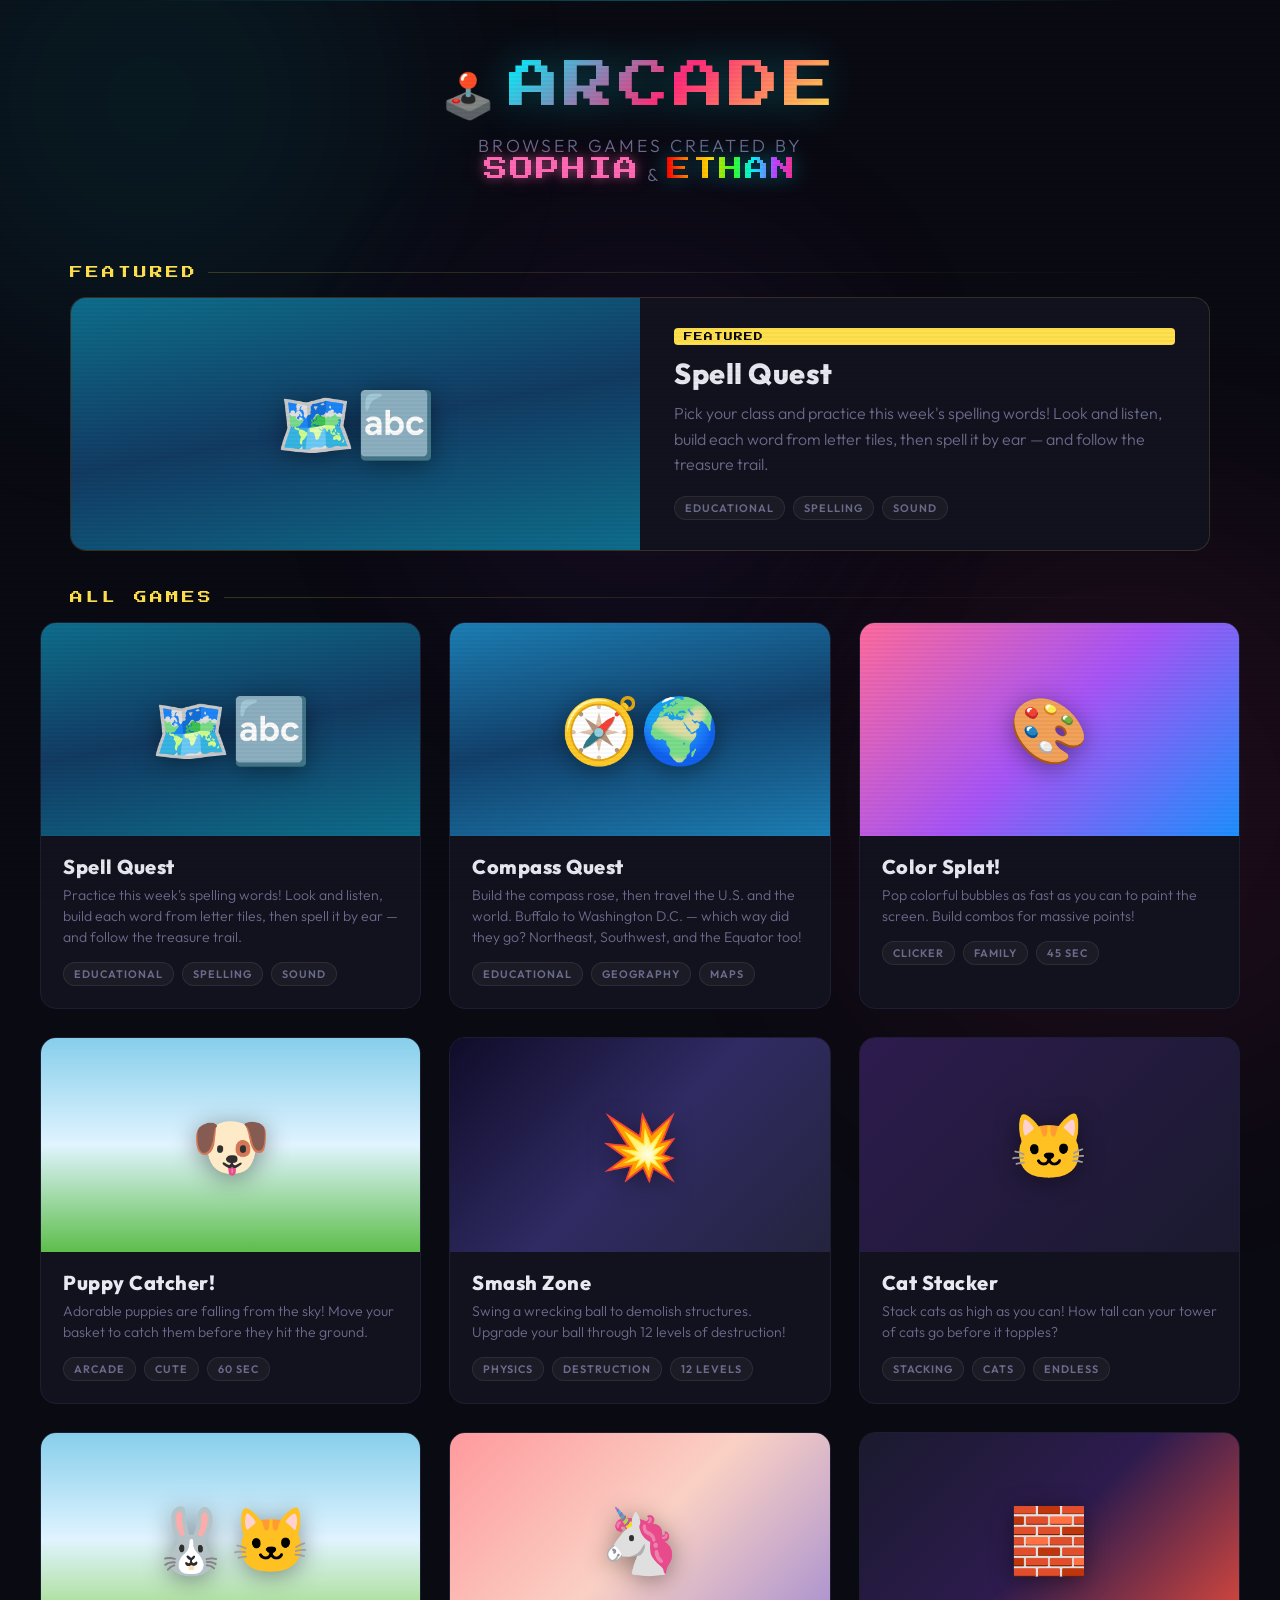
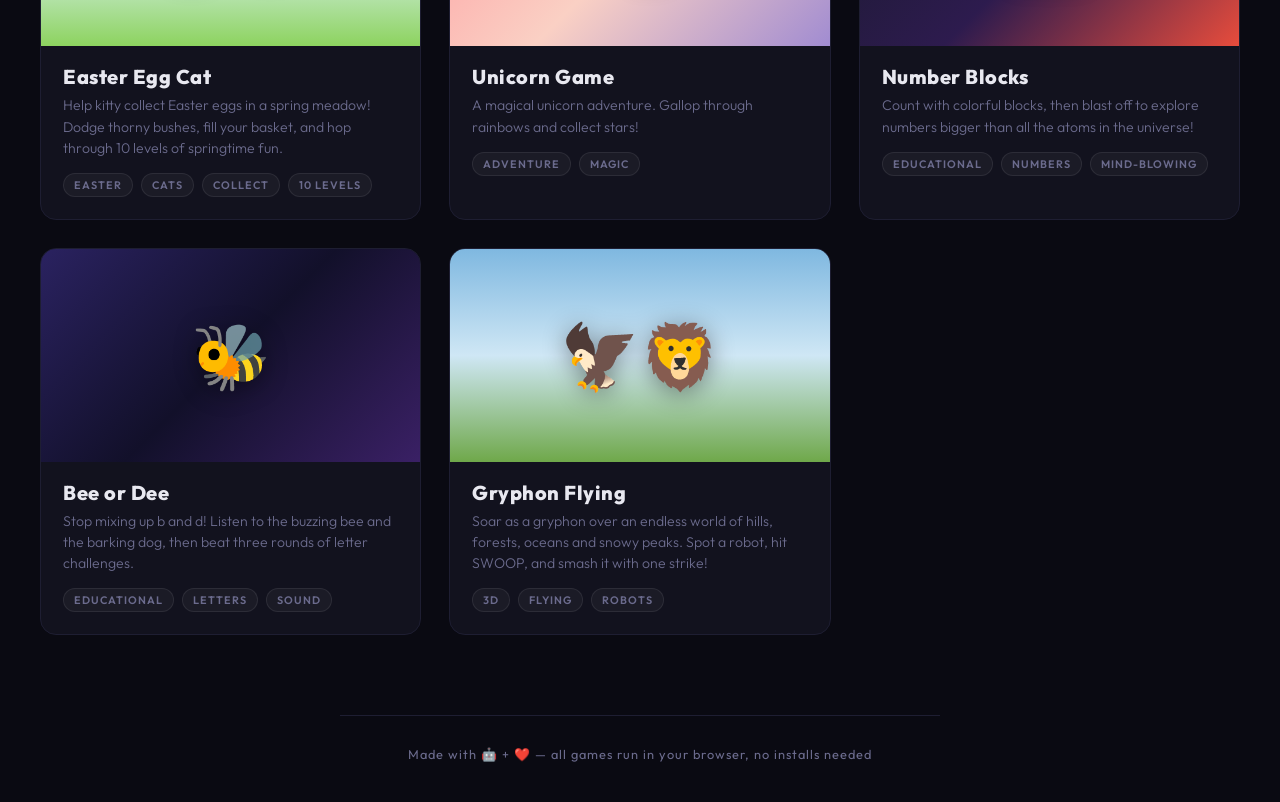
<file: index.html>
<!DOCTYPE html>
<html lang="en">
<head>
<meta charset="UTF-8">
<meta name="viewport" content="width=device-width, initial-scale=1.0">
<title>Arcade</title>
<link rel="icon" href="data:image/svg+xml,%3Csvg xmlns=%27http://www.w3.org/2000/svg%27 viewBox=%270 0 100 100%27%3E%3Ctext y=%27.9em%27 font-size=%2790%27%3E%F0%9F%95%B9%EF%B8%8F%3C/text%3E%3C/svg%3E">
<style>
  @import url('https://fonts.googleapis.com/css2?family=Press+Start+2P&family=Outfit:wght@300;400;600;800&display=swap');

  :root {
    --neon-pink: #FF2D78;
    --neon-cyan: #00F0FF;
    --neon-yellow: #FFE14D;
    --neon-green: #39FF14;
    --neon-purple: #BF40FF;
    --dark-bg: #0A0A12;
    --card-bg: #12121E;
    --card-border: #1E1E32;
    --text-dim: #6B6B8D;
  }

  * { margin: 0; padding: 0; box-sizing: border-box; }

  body {
    background: var(--dark-bg);
    color: #E8E8F0;
    font-family: 'Outfit', sans-serif;
    min-height: 100vh;
    overflow-x: hidden;
  }

  /* ── SCANLINE OVERLAY ── */
  body::after {
    content: '';
    position: fixed; inset: 0;
    background: repeating-linear-gradient(
      0deg,
      transparent,
      transparent 2px,
      rgba(0,0,0,0.03) 2px,
      rgba(0,0,0,0.03) 4px
    );
    pointer-events: none;
    z-index: 9999;
  }

  /* ── HEADER ── */
  .header {
    text-align: center;
    padding: 60px 20px 40px;
    position: relative;
  }
  .header::before {
    content: '';
    position: absolute;
    top: 0; left: 50%;
    transform: translateX(-50%);
    width: 80%;
    height: 1px;
    background: linear-gradient(90deg, transparent, var(--neon-cyan), transparent);
    opacity: 0.3;
  }

  .logo {
    font-family: 'Press Start 2P', monospace;
    font-size: clamp(1.8rem, 5vw, 3.2rem);
    letter-spacing: 4px;
    margin-bottom: 12px;
    position: relative;
    display: inline-block;
  }
  .logo .arcade-text {
    background: linear-gradient(135deg, var(--neon-cyan), var(--neon-pink), var(--neon-yellow));
    -webkit-background-clip: text; -webkit-text-fill-color: transparent;
    background-clip: text;
    filter: drop-shadow(0 0 20px rgba(0,240,255,0.3));
    animation: glowPulse 3s ease-in-out infinite;
  }
  @keyframes glowPulse {
    0%, 100% { filter: drop-shadow(0 0 20px rgba(0,240,255,0.3)); }
    50% { filter: drop-shadow(0 0 35px rgba(0,240,255,0.5)); }
  }
  .logo-icon {
    font-size: 0.85em;
    margin-right: 10px;
    animation: joystickWiggle 2s ease-in-out infinite;
  }
  @keyframes joystickWiggle {
    0%, 100% { transform: rotate(-5deg); }
    50% { transform: rotate(5deg); }
  }

  .tagline {
    font-size: clamp(0.85rem, 2vw, 1.1rem);
    color: var(--text-dim);
    font-weight: 300;
    letter-spacing: 3px;
    text-transform: uppercase;
  }

  .name-sophia {
    font-family: 'Press Start 2P', monospace;
    font-size: clamp(1.1rem, 3vw, 1.5rem);
    color: #FF69B4;
    text-shadow: 0 0 10px rgba(255, 105, 180, 0.5), 0 0 20px rgba(255, 105, 180, 0.3);
    letter-spacing: 2px;
  }

  .name-ethan {
    font-family: 'Press Start 2P', monospace;
    font-size: clamp(1.1rem, 3vw, 1.5rem);
    background: linear-gradient(90deg, #FF0000, #FF8C00, #FFD700, #39FF14, #00F0FF, #BF40FF, #FF2D78);
    -webkit-background-clip: text;
    -webkit-text-fill-color: transparent;
    background-clip: text;
    filter: drop-shadow(0 0 10px rgba(0, 240, 255, 0.4));
    letter-spacing: 2px;
  }

  /* ── FEATURED SECTION ── */
  .featured-section {
    max-width: 1200px;
    margin: 40px auto 0;
    padding: 0 30px;
  }
  .section-label {
    font-family: 'Press Start 2P', monospace;
    font-size: clamp(0.65rem, 1.5vw, 0.8rem);
    color: var(--neon-yellow);
    letter-spacing: 3px;
    text-transform: uppercase;
    margin-bottom: 18px;
    display: flex;
    align-items: center;
    gap: 10px;
  }
  .section-label::after {
    content: '';
    flex: 1;
    height: 1px;
    background: linear-gradient(90deg, var(--neon-yellow), transparent);
    opacity: 0.2;
  }

  .featured-grid {
    display: grid;
    grid-template-columns: 1fr;
    gap: 28px;
  }

  .game-card.featured {
    display: grid;
    grid-template-columns: 1fr 1fr;
    border: 1px solid rgba(255, 225, 77, 0.15);
  }
  .game-card.featured .card-thumb {
    aspect-ratio: auto;
    min-height: 250px;
  }
  .game-card.featured .card-info {
    display: flex;
    flex-direction: column;
    justify-content: center;
    padding: 30px 34px;
  }
  .game-card.featured .card-title {
    font-size: 1.8rem;
    margin-bottom: 10px;
  }
  .game-card.featured .card-desc {
    font-size: 1rem;
    line-height: 1.6;
  }
  .game-card.featured .card-tags {
    margin-top: 18px;
  }
  .featured-badge {
    display: inline-block;
    font-family: 'Press Start 2P', monospace;
    font-size: 0.55rem;
    color: var(--dark-bg);
    background: var(--neon-yellow);
    padding: 4px 10px;
    border-radius: 4px;
    letter-spacing: 1px;
    margin-bottom: 10px;
  }
  .game-card.featured:hover {
    border-color: var(--neon-yellow);
    box-shadow:
      0 10px 50px rgba(255, 225, 77, 0.12),
      0 0 0 1px rgba(255, 225, 77, 0.15),
      inset 0 1px 0 rgba(255,255,255,0.04);
  }

  @media (max-width: 700px) {
    .game-card.featured {
      grid-template-columns: 1fr;
    }
    .game-card.featured .card-thumb {
      min-height: 180px;
      aspect-ratio: 16 / 9;
    }
    .game-card.featured .card-info {
      padding: 18px 22px 22px;
    }
    .game-card.featured .card-title {
      font-size: 1.3rem;
    }
    .featured-section { padding: 0 16px; }
  }

  /* ── ALL GAMES SECTION ── */
  .all-games-section {
    max-width: 1200px;
    margin: 40px auto 0;
    padding: 0 30px;
  }
  @media (max-width: 700px) {
    .all-games-section { padding: 0 16px; }
  }

  /* ── GAME GRID ── */
  .games-grid {
    display: grid;
    grid-template-columns: repeat(auto-fill, minmax(320px, 1fr));
    gap: 28px;
    max-width: 1200px;
    margin: 0 auto;
    padding: 0 0 80px;
  }

  /* ── GAME CARD ── */
  .game-card {
    background: var(--card-bg);
    border: 1px solid var(--card-border);
    border-radius: 16px;
    overflow: hidden;
    transition: transform 0.3s cubic-bezier(0.34, 1.56, 0.64, 1), box-shadow 0.3s, border-color 0.3s;
    cursor: pointer;
    text-decoration: none;
    color: inherit;
    display: block;
    position: relative;
  }
  .game-card:hover {
    transform: translateY(-6px) scale(1.02);
    border-color: var(--neon-cyan);
    box-shadow:
      0 10px 40px rgba(0, 240, 255, 0.12),
      0 0 0 1px rgba(0, 240, 255, 0.15),
      inset 0 1px 0 rgba(255,255,255,0.04);
  }
  .game-card:active {
    transform: translateY(-2px) scale(1.0);
  }

  /* Card glow accent — unique per card */
  .game-card::before {
    content: '';
    position: absolute;
    top: 0; left: 0; right: 0;
    height: 3px;
    background: var(--accent);
    opacity: 0;
    transition: opacity 0.3s;
  }
  .game-card:hover::before { opacity: 1; }

  /* ── SCREENSHOT AREA ── */
  .card-thumb {
    width: 100%;
    aspect-ratio: 16 / 9;
    overflow: hidden;
    position: relative;
    display: flex;
    align-items: center;
    justify-content: center;
    background: var(--thumb-bg, #161625);
  }
  .card-thumb img {
    width: 100%;
    height: 100%;
    object-fit: cover;
    transition: transform 0.5s;
  }
  .game-card:hover .card-thumb img {
    transform: scale(1.06);
  }

  /* Placeholder when no screenshot */
  .thumb-placeholder {
    font-size: 4rem;
    filter: drop-shadow(0 4px 12px rgba(0,0,0,0.4));
    animation: float 3s ease-in-out infinite;
  }
  @keyframes float {
    0%, 100% { transform: translateY(0); }
    50% { transform: translateY(-8px); }
  }

  /* Play overlay */
  .play-overlay {
    position: absolute; inset: 0;
    background: rgba(0,0,0,0.55);
    display: flex; align-items: center; justify-content: center;
    opacity: 0;
    transition: opacity 0.3s;
  }
  .game-card:hover .play-overlay { opacity: 1; }
  .play-btn-icon {
    width: 60px; height: 60px;
    border-radius: 50%;
    background: var(--accent, var(--neon-cyan));
    display: flex; align-items: center; justify-content: center;
    box-shadow: 0 0 30px rgba(0,240,255,0.4);
    transition: transform 0.2s;
  }
  .game-card:hover .play-btn-icon { transform: scale(1.1); }
  .play-btn-icon svg {
    width: 24px; height: 24px;
    fill: var(--dark-bg);
    margin-left: 3px;
  }

  /* ── CARD INFO ── */
  .card-info {
    padding: 18px 22px 22px;
  }
  .card-title {
    font-family: 'Outfit', sans-serif;
    font-weight: 800;
    font-size: 1.25rem;
    margin-bottom: 6px;
    letter-spacing: 0.5px;
  }
  .card-desc {
    font-size: 0.88rem;
    color: var(--text-dim);
    line-height: 1.5;
    font-weight: 300;
  }
  .card-tags {
    display: flex;
    gap: 8px;
    margin-top: 14px;
    flex-wrap: wrap;
  }
  .tag {
    font-size: 0.68rem;
    padding: 4px 10px;
    border-radius: 20px;
    background: rgba(255,255,255,0.04);
    border: 1px solid rgba(255,255,255,0.08);
    color: var(--text-dim);
    text-transform: uppercase;
    letter-spacing: 1px;
    font-weight: 600;
  }

  /* ── FOOTER ── */
  .footer {
    text-align: center;
    padding: 30px 20px 40px;
    color: var(--text-dim);
    font-size: 0.8rem;
    border-top: 1px solid var(--card-border);
    max-width: 600px;
    margin: 0 auto;
    letter-spacing: 1px;
  }
  .footer a {
    color: var(--neon-cyan);
    text-decoration: none;
  }

  /* ── AMBIENT GLOW BLOBS ── */
  .glow-blob {
    position: fixed;
    border-radius: 50%;
    filter: blur(120px);
    opacity: 0.07;
    pointer-events: none;
    z-index: -1;
  }

  /* ── RESPONSIVE ── */
  @media (max-width: 700px) {
    .games-grid { grid-template-columns: 1fr; padding: 0 16px 60px; }
    .header { padding: 40px 16px 30px; }
  }

</style>
</head>
<body>

<!-- Ambient glow -->
<div class="glow-blob" style="width:500px;height:500px;background:var(--neon-cyan);top:-150px;left:-100px;"></div>
<div class="glow-blob" style="width:600px;height:600px;background:var(--neon-pink);bottom:-200px;right:-150px;"></div>
<div class="glow-blob" style="width:400px;height:400px;background:var(--neon-purple);top:50%;left:50%;transform:translate(-50%,-50%);"></div>

<!-- HEADER -->
<header class="header">
  <div class="logo">
    <span class="logo-icon">🕹️</span><span class="arcade-text">ARCADE</span>
  </div>
  <p class="tagline">Browser games created by<br><span class="name-sophia">Sophia</span> & <span class="name-ethan">Ethan</span></p>

</header>

<!-- FEATURED GAMES -->
<section class="featured-section">
  <div class="section-label">Featured</div>
  <div class="featured-grid">

    <!-- ═══ FEATURED: Spell Quest ═══ -->
    <a href="./spell-quest/" class="game-card featured" style="--accent: #FFC23D; --thumb-bg: linear-gradient(170deg, #0E6E8C, #123B63, #0E6E8C);">
      <div class="card-thumb" style="background: linear-gradient(170deg, #0E6E8C, #123B63, #0E6E8C);">
        <div class="thumb-placeholder">🗺️🔤</div>
        <div class="play-overlay">
          <div class="play-btn-icon" style="background: #FFC23D;">
            <svg viewBox="0 0 24 24"><polygon points="8,5 19,12 8,19"/></svg>
          </div>
        </div>
      </div>
      <div class="card-info">
        <span class="featured-badge">FEATURED</span>
        <div class="card-title">Spell Quest</div>
        <div class="card-desc">Pick your class and practice this week's spelling words! Look and listen, build each word from letter tiles, then spell it by ear — and follow the treasure trail.</div>
        <div class="card-tags">
          <span class="tag">Educational</span>
          <span class="tag">Spelling</span>
          <span class="tag">Sound</span>
        </div>
      </div>
    </a>

  </div>
</section>

<!-- ALL GAMES -->
<section class="all-games-section">
  <div class="section-label">All Games</div>
</section>

<main class="games-grid" id="games-grid">

  <!-- ═══ GAME CARD: Spell Quest ═══ -->
  <a href="./spell-quest/" class="game-card" style="--accent: #FFC23D; --thumb-bg: linear-gradient(170deg, #0E6E8C, #123B63, #0E6E8C);">
    <div class="card-thumb" style="background: linear-gradient(170deg, #0E6E8C, #123B63, #0E6E8C);">
      <div class="thumb-placeholder">🗺️🔤</div>
      <div class="play-overlay">
        <div class="play-btn-icon" style="background: #FFC23D;">
          <svg viewBox="0 0 24 24"><polygon points="8,5 19,12 8,19"/></svg>
        </div>
      </div>
    </div>
    <div class="card-info">
      <div class="card-title">Spell Quest</div>
      <div class="card-desc">Practice this week's spelling words! Look and listen, build each word from letter tiles, then spell it by ear — and follow the treasure trail.</div>
      <div class="card-tags">
        <span class="tag">Educational</span>
        <span class="tag">Spelling</span>
        <span class="tag">Sound</span>
      </div>
    </div>
  </a>

  <!-- ═══ GAME CARD: Compass Quest ═══ -->
  <a href="./compass-quest/" class="game-card" style="--accent: #8D63F2; --thumb-bg: linear-gradient(170deg, #1C7FB5, #12406B, #1C7FB5);">
    <div class="card-thumb" style="background: linear-gradient(170deg, #1C7FB5, #12406B, #1C7FB5);">
      <div class="thumb-placeholder">🧭🌍</div>
      <div class="play-overlay">
        <div class="play-btn-icon" style="background: #8D63F2;">
          <svg viewBox="0 0 24 24"><polygon points="8,5 19,12 8,19"/></svg>
        </div>
      </div>
    </div>
    <div class="card-info">
      <div class="card-title">Compass Quest</div>
      <div class="card-desc">Build the compass rose, then travel the U.S. and the world. Buffalo to Washington D.C. — which way did they go? Northeast, Southwest, and the Equator too!</div>
      <div class="card-tags">
        <span class="tag">Educational</span>
        <span class="tag">Geography</span>
        <span class="tag">Maps</span>
      </div>
    </div>
  </a>

  <!-- ═══ GAME CARD: Color Splat ═══ -->
  <a href="./color-splat/" class="game-card" style="--accent: #A855F7; --thumb-bg: linear-gradient(135deg, #FF6B9D, #A855F7, #1E90FF);">
    <div class="card-thumb" style="background: linear-gradient(135deg, #FF6B9D, #A855F7, #1E90FF);">
      <div class="thumb-placeholder">🎨</div>
      <div class="play-overlay">
        <div class="play-btn-icon" style="background: #A855F7;">
          <svg viewBox="0 0 24 24"><polygon points="8,5 19,12 8,19"/></svg>
        </div>
      </div>
    </div>
    <div class="card-info">
      <div class="card-title">Color Splat!</div>
      <div class="card-desc">Pop colorful bubbles as fast as you can to paint the screen. Build combos for massive points!</div>
      <div class="card-tags">
        <span class="tag">Clicker</span>
        <span class="tag">Family</span>
        <span class="tag">45 sec</span>
      </div>
    </div>
  </a>

  <!-- ═══ GAME CARD: Puppy Catcher ═══ -->
  <a href="./puppy-catcher/" class="game-card" style="--accent: #FF8FAB; --thumb-bg: linear-gradient(180deg, #87CEEB, #E0F4FF, #5DBE4A);">
    <div class="card-thumb" style="background: linear-gradient(180deg, #87CEEB, #E0F4FF, #5DBE4A);">
      <div class="thumb-placeholder">🐶</div>
      <div class="play-overlay">
        <div class="play-btn-icon" style="background: #FF8FAB;">
          <svg viewBox="0 0 24 24"><polygon points="8,5 19,12 8,19"/></svg>
        </div>
      </div>
    </div>
    <div class="card-info">
      <div class="card-title">Puppy Catcher!</div>
      <div class="card-desc">Adorable puppies are falling from the sky! Move your basket to catch them before they hit the ground.</div>
      <div class="card-tags">
        <span class="tag">Arcade</span>
        <span class="tag">Cute</span>
        <span class="tag">60 sec</span>
      </div>
    </div>
  </a>

  <!-- ═══ GAME CARD: Smash Zone ═══ -->
  <a href="./smash-zone/" class="game-card" style="--accent: #FF4757; --thumb-bg: linear-gradient(135deg, #0f0c29, #302b63, #24243e);">
    <div class="card-thumb" style="background: linear-gradient(135deg, #0f0c29, #302b63, #24243e);">
      <div class="thumb-placeholder">💥</div>
      <div class="play-overlay">
        <div class="play-btn-icon" style="background: #FF4757;">
          <svg viewBox="0 0 24 24"><polygon points="8,5 19,12 8,19"/></svg>
        </div>
      </div>
    </div>
    <div class="card-info">
      <div class="card-title">Smash Zone</div>
      <div class="card-desc">Swing a wrecking ball to demolish structures. Upgrade your ball through 12 levels of destruction!</div>
      <div class="card-tags">
        <span class="tag">Physics</span>
        <span class="tag">Destruction</span>
        <span class="tag">12 Levels</span>
      </div>
    </div>
  </a>

  <!-- ═══ GAME CARD: Cat Stacker ═══ -->
  <a href="./cat-stacker/" class="game-card" style="--accent: #FFE14D; --thumb-bg: linear-gradient(135deg, #2d1b4e, #1a1a2e);">
    <div class="card-thumb" style="background: linear-gradient(135deg, #2d1b4e, #1a1a2e);">
      <div class="thumb-placeholder">🐱</div>
      <div class="play-overlay">
        <div class="play-btn-icon" style="background: #FFE14D;">
          <svg viewBox="0 0 24 24"><polygon points="8,5 19,12 8,19"/></svg>
        </div>
      </div>
    </div>
    <div class="card-info">
      <div class="card-title">Cat Stacker</div>
      <div class="card-desc">Stack cats as high as you can! How tall can your tower of cats go before it topples?</div>
      <div class="card-tags">
        <span class="tag">Stacking</span>
        <span class="tag">Cats</span>
        <span class="tag">Endless</span>
      </div>
    </div>
  </a>

  <!-- ═══ GAME CARD: Easter Egg Cat ═══ -->
  <a href="./easter-cat/" class="game-card" style="--accent: #FFB6C1; --thumb-bg: linear-gradient(180deg, #87CEEB, #E0F4FF, #8DD35F);">
    <div class="card-thumb" style="background: linear-gradient(180deg, #87CEEB, #E0F4FF, #8DD35F);">
      <div class="thumb-placeholder">&#x1F430;&#x1F431;</div>
      <div class="play-overlay">
        <div class="play-btn-icon" style="background: #FFB6C1;">
          <svg viewBox="0 0 24 24"><polygon points="8,5 19,12 8,19"/></svg>
        </div>
      </div>
    </div>
    <div class="card-info">
      <div class="card-title">Easter Egg Cat</div>
      <div class="card-desc">Help kitty collect Easter eggs in a spring meadow! Dodge thorny bushes, fill your basket, and hop through 10 levels of springtime fun.</div>
      <div class="card-tags">
        <span class="tag">Easter</span>
        <span class="tag">Cats</span>
        <span class="tag">Collect</span>
        <span class="tag">10 Levels</span>
      </div>
    </div>
  </a>

  <!-- ═══ GAME CARD: Unicorn Game ═══ -->
  <a href="./unicorn-game/" class="game-card" style="--accent: #BF40FF; --thumb-bg: linear-gradient(135deg, #ff9a9e, #fad0c4, #a18cd1);">
    <div class="card-thumb" style="background: linear-gradient(135deg, #ff9a9e, #fad0c4, #a18cd1);">
      <div class="thumb-placeholder">🦄</div>
      <div class="play-overlay">
        <div class="play-btn-icon" style="background: #BF40FF;">
          <svg viewBox="0 0 24 24"><polygon points="8,5 19,12 8,19"/></svg>
        </div>
      </div>
    </div>
    <div class="card-info">
      <div class="card-title">Unicorn Game</div>
      <div class="card-desc">A magical unicorn adventure. Gallop through rainbows and collect stars!</div>
      <div class="card-tags">
        <span class="tag">Adventure</span>
        <span class="tag">Magic</span>
      </div>
    </div>
  </a>

  <!-- ═══ GAME CARD: Number Blocks ═══ -->
  <a href="./number-game/" class="game-card" style="--accent: #FFD700; --thumb-bg: linear-gradient(135deg, #1a1a2e, #2d1b4e, #e74c3c);">
    <div class="card-thumb" style="background: linear-gradient(135deg, #1a1a2e, #2d1b4e, #e74c3c);">
      <div class="thumb-placeholder">🧱</div>
      <div class="play-overlay">
        <div class="play-btn-icon" style="background: #FFD700;">
          <svg viewBox="0 0 24 24"><polygon points="8,5 19,12 8,19"/></svg>
        </div>
      </div>
    </div>
    <div class="card-info">
      <div class="card-title">Number Blocks</div>
      <div class="card-desc">Count with colorful blocks, then blast off to explore numbers bigger than all the atoms in the universe!</div>
      <div class="card-tags">
        <span class="tag">Educational</span>
        <span class="tag">Numbers</span>
        <span class="tag">Mind-Blowing</span>
      </div>
    </div>
  </a>

  <!-- ═══ GAME CARD: Bee or Dee ═══ -->
  <a href="./bee-or-dee/" class="game-card" style="--accent: #FFC53D; --thumb-bg: linear-gradient(135deg, #2A2260, #12102A, #3A2065);">
    <div class="card-thumb" style="background: linear-gradient(135deg, #2A2260, #12102A, #3A2065);">
      <div class="thumb-placeholder">🐝</div>
      <div class="play-overlay">
        <div class="play-btn-icon" style="background: #FFC53D;">
          <svg viewBox="0 0 24 24"><polygon points="8,5 19,12 8,19"/></svg>
        </div>
      </div>
    </div>
    <div class="card-info">
      <div class="card-title">Bee or Dee</div>
      <div class="card-desc">Stop mixing up b and d! Listen to the buzzing bee and the barking dog, then beat three rounds of letter challenges.</div>
      <div class="card-tags">
        <span class="tag">Educational</span>
        <span class="tag">Letters</span>
        <span class="tag">Sound</span>
      </div>
    </div>
  </a>

  <!-- ═══ GAME CARD: Gryphon Flying ═══ -->
  <a href="./gryphon-flying/" class="game-card" style="--accent: #E8A33D; --thumb-bg: linear-gradient(180deg, #7FB8E0, #CFE7F5, #6FA84A);">
    <div class="card-thumb" style="background: linear-gradient(180deg, #7FB8E0, #CFE7F5, #6FA84A);">
      <div class="thumb-placeholder">🦅🦁</div>
      <div class="play-overlay">
        <div class="play-btn-icon" style="background: #E8A33D;">
          <svg viewBox="0 0 24 24"><polygon points="8,5 19,12 8,19"/></svg>
        </div>
      </div>
    </div>
    <div class="card-info">
      <div class="card-title">Gryphon Flying</div>
      <div class="card-desc">Soar as a gryphon over an endless world of hills, forests, oceans and snowy peaks. Spot a robot, hit SWOOP, and smash it with one strike!</div>
      <div class="card-tags">
        <span class="tag">3D</span>
        <span class="tag">Flying</span>
        <span class="tag">Robots</span>
      </div>
    </div>
  </a>

</main>

<!-- FOOTER -->
<footer class="footer">
  Made with 🤖 + ❤️ — all games run in your browser, no installs needed
</footer>

</body>
</html>
</file>
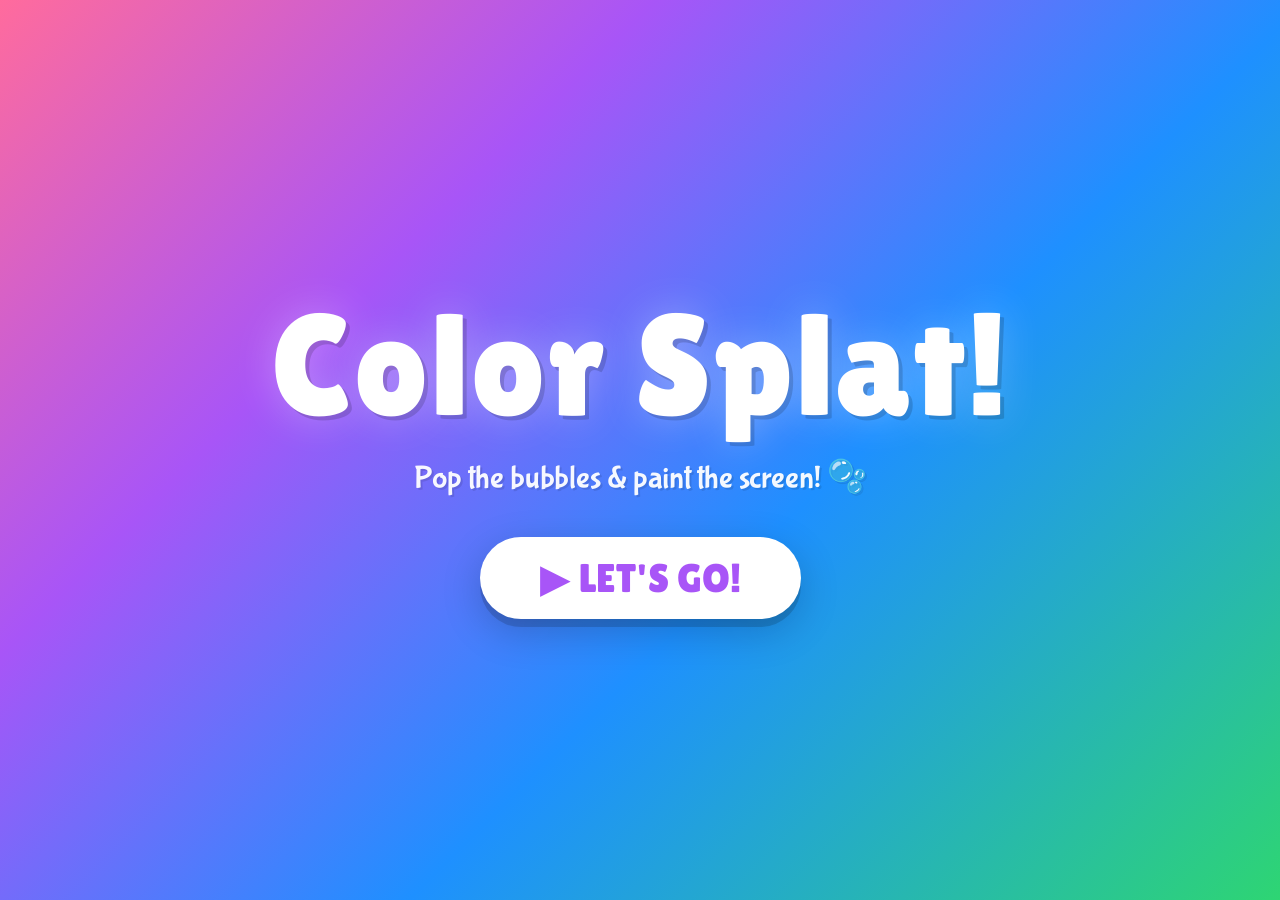
<file: color-splat/index.html>
<!DOCTYPE html>
<html lang="en">
<head>
<meta charset="UTF-8">
<meta name="viewport" content="width=device-width, initial-scale=1.0">
<title>🎨 Color Splat!</title>
<style>
  @import url('https://fonts.googleapis.com/css2?family=Bubblegum+Sans&family=Lilita+One&display=swap');

  * { margin: 0; padding: 0; box-sizing: border-box; }

  :root {
    --pop-red: #FF4757;
    --pop-orange: #FF6B2C;
    --pop-yellow: #FFC312;
    --pop-green: #2ED573;
    --pop-blue: #1E90FF;
    --pop-purple: #A855F7;
    --pop-pink: #FF6B9D;
    --pop-cyan: #00D2D3;
    --bg-light: #FFF9E6;
    --bg-canvas: #FFFDF5;
  }

  body {
    font-family: 'Bubblegum Sans', cursive;
    background: var(--bg-light);
    overflow: hidden;
    height: 100vh;
    width: 100vw;
    cursor: crosshair;
    user-select: none;
    -webkit-user-select: none;
  }

  /* ── SPLASH SCREEN ── */
  #splash-screen {
    position: fixed; inset: 0;
    background: linear-gradient(135deg, #FF6B9D 0%, #A855F7 30%, #1E90FF 60%, #2ED573 100%);
    display: flex; flex-direction: column;
    align-items: center; justify-content: center;
    z-index: 1000;
    transition: opacity 0.6s, transform 0.6s;
  }
  #splash-screen.hidden { opacity: 0; transform: scale(1.1); pointer-events: none; }

  .splash-title {
    font-family: 'Lilita One', cursive;
    font-size: clamp(4rem, 12vw, 9rem);
    color: white;
    text-shadow: 4px 4px 0 rgba(0,0,0,0.15), 0 0 40px rgba(255,255,255,0.3);
    animation: titleBounce 1.5s ease-in-out infinite;
    letter-spacing: 2px;
  }
  .splash-sub {
    font-size: clamp(1.2rem, 3vw, 2rem);
    color: rgba(255,255,255,0.95);
    margin: 10px 0 40px;
    text-shadow: 2px 2px 0 rgba(0,0,0,0.1);
  }
  .start-btn {
    font-family: 'Lilita One', cursive;
    font-size: clamp(1.5rem, 4vw, 2.5rem);
    padding: 18px 60px;
    border: none;
    border-radius: 60px;
    background: white;
    color: #A855F7;
    cursor: pointer;
    box-shadow: 0 8px 0 rgba(0,0,0,0.15), 0 12px 40px rgba(0,0,0,0.2);
    transition: transform 0.15s, box-shadow 0.15s;
    animation: btnPulse 2s ease-in-out infinite;
  }
  .start-btn:hover { transform: translateY(-3px); box-shadow: 0 11px 0 rgba(0,0,0,0.15), 0 16px 50px rgba(0,0,0,0.25); }
  .start-btn:active { transform: translateY(4px); box-shadow: 0 4px 0 rgba(0,0,0,0.15); }

  @keyframes titleBounce {
    0%, 100% { transform: translateY(0) rotate(-1deg); }
    50% { transform: translateY(-15px) rotate(1deg); }
  }
  @keyframes btnPulse {
    0%, 100% { transform: scale(1); }
    50% { transform: scale(1.05); }
  }

  /* ── GAME AREA ── */
  #game-area {
    position: fixed; inset: 0;
    overflow: hidden;
  }

  /* Paint canvas layer */
  #paint-canvas {
    position: absolute; inset: 0;
    width: 100%; height: 100%;
    z-index: 1;
  }

  /* ── HUD ── */
  #hud {
    position: fixed;
    top: 16px; left: 50%;
    transform: translateX(-50%);
    display: flex; gap: 24px;
    align-items: center;
    z-index: 100;
    background: rgba(255,255,255,0.92);
    backdrop-filter: blur(10px);
    padding: 10px 30px;
    border-radius: 50px;
    box-shadow: 0 4px 20px rgba(0,0,0,0.1);
  }
  .hud-item {
    display: flex; align-items: center; gap: 8px;
    font-family: 'Lilita One', cursive;
    font-size: clamp(1rem, 2.5vw, 1.6rem);
  }
  .hud-icon { font-size: 1.4em; }
  #score { color: var(--pop-purple); }
  #timer { color: var(--pop-red); }
  #combo-display {
    color: var(--pop-orange);
    transition: transform 0.15s;
  }
  #combo-display.bump { transform: scale(1.4); }

  /* ── BUBBLES ── */
  .bubble {
    position: absolute;
    border-radius: 50%;
    cursor: pointer;
    z-index: 50;
    display: flex; align-items: center; justify-content: center;
    transition: transform 0.08s;
    animation: bubbleFloat 0.5s ease-out forwards;
    will-change: transform;
  }
  .bubble::before {
    content: '';
    position: absolute;
    width: 35%; height: 25%;
    background: rgba(255,255,255,0.55);
    border-radius: 50%;
    top: 15%; left: 18%;
    transform: rotate(-30deg);
  }
  .bubble:hover { transform: scale(1.12); }

  @keyframes bubbleFloat {
    from { transform: scale(0); opacity: 0; }
    to { transform: scale(1); opacity: 1; }
  }

  /* ── SPLAT PARTICLES ── */
  .splat-particle {
    position: absolute;
    border-radius: 50%;
    pointer-events: none;
    z-index: 60;
    animation: splatFly 0.55s cubic-bezier(0.25, 0, 0.25, 1) forwards;
  }
  @keyframes splatFly {
    0% { transform: translate(0, 0) scale(1); opacity: 1; }
    100% { transform: translate(var(--tx), var(--ty)) scale(0); opacity: 0; }
  }

  /* ── SCORE POPUP ── */
  .score-popup {
    position: absolute;
    font-family: 'Lilita One', cursive;
    font-size: 2rem;
    color: white;
    text-shadow: 2px 2px 0 rgba(0,0,0,0.2);
    pointer-events: none;
    z-index: 70;
    animation: popUp 0.7s ease-out forwards;
  }
  @keyframes popUp {
    0% { transform: translateY(0) scale(0.5); opacity: 1; }
    100% { transform: translateY(-80px) scale(1.3); opacity: 0; }
  }

  /* ── GAME OVER ── */
  #game-over {
    position: fixed; inset: 0;
    background: rgba(0,0,0,0.65);
    backdrop-filter: blur(6px);
    display: none; flex-direction: column;
    align-items: center; justify-content: center;
    z-index: 500;
  }
  #game-over.show { display: flex; }

  .go-card {
    background: white;
    border-radius: 32px;
    padding: 40px 50px;
    text-align: center;
    box-shadow: 0 20px 60px rgba(0,0,0,0.3);
    animation: cardPop 0.5s cubic-bezier(0.34, 1.56, 0.64, 1) forwards;
    max-width: 90vw;
  }
  @keyframes cardPop {
    from { transform: scale(0.5); opacity: 0; }
    to { transform: scale(1); opacity: 1; }
  }
  .go-title {
    font-family: 'Lilita One', cursive;
    font-size: clamp(2.5rem, 7vw, 4.5rem);
    background: linear-gradient(135deg, var(--pop-pink), var(--pop-purple), var(--pop-blue));
    -webkit-background-clip: text; -webkit-text-fill-color: transparent;
    background-clip: text;
  }
  .go-score {
    font-family: 'Lilita One', cursive;
    font-size: clamp(3rem, 9vw, 6rem);
    color: var(--pop-orange);
    margin: 10px 0;
  }
  .go-msg {
    font-size: clamp(1rem, 2.5vw, 1.5rem);
    color: #666;
    margin-bottom: 25px;
  }
  .go-stats {
    display: flex; gap: 30px; justify-content: center;
    margin-bottom: 30px;
    flex-wrap: wrap;
  }
  .go-stat {
    text-align: center;
  }
  .go-stat-val {
    font-family: 'Lilita One', cursive;
    font-size: 2rem;
    color: var(--pop-purple);
  }
  .go-stat-label {
    font-size: 0.95rem;
    color: #999;
  }
  .play-again-btn {
    font-family: 'Lilita One', cursive;
    font-size: 1.6rem;
    padding: 14px 50px;
    border: none;
    border-radius: 50px;
    background: linear-gradient(135deg, var(--pop-pink), var(--pop-purple));
    color: white;
    cursor: pointer;
    box-shadow: 0 6px 0 rgba(0,0,0,0.15);
    transition: transform 0.15s, box-shadow 0.15s;
  }
  .play-again-btn:hover { transform: translateY(-2px); }
  .play-again-btn:active { transform: translateY(3px); box-shadow: 0 3px 0 rgba(0,0,0,0.15); }

  /* ── BACKGROUND DECORATIONS ── */
  .bg-blob {
    position: fixed;
    border-radius: 50%;
    opacity: 0.08;
    z-index: 0;
    pointer-events: none;
  }
</style>
</head>
<body>
<a href="../" style="position:fixed;top:12px;left:12px;z-index:1000;text-decoration:none;font-size:28px;background:rgba(255,255,255,0.1);border:1px solid rgba(255,255,255,0.2);border-radius:50%;width:44px;height:44px;display:flex;align-items:center;justify-content:center;touch-action:manipulation;" aria-label="Back to Arcade">🏠</a>

<!-- SPLASH -->
<div id="splash-screen">
  <div class="splash-title">Color Splat!</div>
  <div class="splash-sub">Pop the bubbles & paint the screen! 🫧</div>
  <button class="start-btn" onclick="startGame()">▶ LET'S GO!</button>
</div>

<!-- GAME -->
<div id="game-area">
  <canvas id="paint-canvas"></canvas>

  <div id="hud">
    <div class="hud-item"><span class="hud-icon">⭐</span> <span id="score">0</span></div>
    <div class="hud-item"><span class="hud-icon">⏱️</span> <span id="timer">45</span></div>
    <div class="hud-item"><span class="hud-icon">🔥</span> <span id="combo-display">x1</span></div>
  </div>
</div>

<!-- GAME OVER -->
<div id="game-over">
  <div class="go-card">
    <div class="go-title">Masterpiece!</div>
    <div class="go-score" id="final-score">0</div>
    <div class="go-msg" id="final-msg">Amazing painting!</div>
    <div class="go-stats">
      <div class="go-stat"><div class="go-stat-val" id="stat-popped">0</div><div class="go-stat-label">Bubbles Popped</div></div>
      <div class="go-stat"><div class="go-stat-val" id="stat-combo">0</div><div class="go-stat-label">Best Combo</div></div>
      <div class="go-stat"><div class="go-stat-val" id="stat-colors">0</div><div class="go-stat-label">Colors Used</div></div>
    </div>
    <button class="play-again-btn" onclick="restartGame()">🎨 Paint Again!</button>
  </div>
</div>

<!-- BG BLOBS -->
<div class="bg-blob" style="width:300px;height:300px;background:var(--pop-pink);top:-50px;left:-80px;"></div>
<div class="bg-blob" style="width:400px;height:400px;background:var(--pop-blue);bottom:-100px;right:-100px;"></div>
<div class="bg-blob" style="width:250px;height:250px;background:var(--pop-yellow);top:40%;left:60%;"></div>

<script>
// ── AUDIO ENGINE ──
const AudioCtx = window.AudioContext || window.webkitAudioContext;
let audioCtx;
function initAudio() { if (!audioCtx) audioCtx = new AudioCtx(); }

function playPop(freq = 600) {
  if (!audioCtx) return;
  const osc = audioCtx.createOscillator();
  const gain = audioCtx.createGain();
  osc.type = 'sine';
  osc.frequency.setValueAtTime(freq, audioCtx.currentTime);
  osc.frequency.exponentialRampToValueAtTime(freq * 1.8, audioCtx.currentTime + 0.06);
  osc.frequency.exponentialRampToValueAtTime(200, audioCtx.currentTime + 0.15);
  gain.gain.setValueAtTime(0.25, audioCtx.currentTime);
  gain.gain.exponentialRampToValueAtTime(0.001, audioCtx.currentTime + 0.2);
  osc.connect(gain).connect(audioCtx.destination);
  osc.start(); osc.stop(audioCtx.currentTime + 0.2);
}

function playCombo() {
  if (!audioCtx) return;
  [500, 650, 800].forEach((f, i) => {
    setTimeout(() => playPop(f), i * 60);
  });
}

// ── COLORS ──
const COLORS = [
  { fill: '#FF4757', glow: 'rgba(255,71,87,0.4)' },
  { fill: '#FF6B2C', glow: 'rgba(255,107,44,0.4)' },
  { fill: '#FFC312', glow: 'rgba(255,195,18,0.4)' },
  { fill: '#2ED573', glow: 'rgba(46,213,115,0.4)' },
  { fill: '#1E90FF', glow: 'rgba(30,144,255,0.4)' },
  { fill: '#A855F7', glow: 'rgba(168,85,247,0.4)' },
  { fill: '#FF6B9D', glow: 'rgba(255,107,157,0.4)' },
  { fill: '#00D2D3', glow: 'rgba(0,210,211,0.4)' },
  { fill: '#F368E0', glow: 'rgba(243,104,224,0.4)' },
  { fill: '#FF9F43', glow: 'rgba(255,159,67,0.4)' },
];

// ── GAME STATE ──
let score = 0;
let timeLeft = 45;
let combo = 0;
let bestCombo = 0;
let popped = 0;
let colorsUsed = new Set();
let gameRunning = false;
let bubbles = [];
let spawnTimer, gameTimer;
let lastPopTime = 0;

// ── CANVAS ──
const canvas = document.getElementById('paint-canvas');
const ctx = canvas.getContext('2d');
function resizeCanvas() {
  canvas.width = window.innerWidth;
  canvas.height = window.innerHeight;
}
window.addEventListener('resize', resizeCanvas);
resizeCanvas();

// ── PAINT SPLAT ON CANVAS ──
function paintSplat(x, y, color, size) {
  const r = size * 0.8 + Math.random() * size * 0.6;
  // Main splat
  ctx.globalAlpha = 0.55 + Math.random() * 0.2;
  ctx.fillStyle = color;
  ctx.beginPath();
  // Irregular blob
  const points = 8 + Math.floor(Math.random() * 5);
  for (let i = 0; i < points; i++) {
    const angle = (i / points) * Math.PI * 2;
    const rad = r * (0.6 + Math.random() * 0.5);
    const px = x + Math.cos(angle) * rad;
    const py = y + Math.sin(angle) * rad;
    if (i === 0) ctx.moveTo(px, py);
    else {
      const cpAngle = ((i - 0.5) / points) * Math.PI * 2;
      const cpRad = r * (0.7 + Math.random() * 0.5);
      ctx.quadraticCurveTo(
        x + Math.cos(cpAngle) * cpRad,
        y + Math.sin(cpAngle) * cpRad,
        px, py
      );
    }
  }
  ctx.closePath();
  ctx.fill();

  // Small droplets
  for (let i = 0; i < 4 + Math.floor(Math.random() * 4); i++) {
    const angle = Math.random() * Math.PI * 2;
    const dist = r + Math.random() * r * 0.8;
    const dr = 3 + Math.random() * 6;
    ctx.globalAlpha = 0.4 + Math.random() * 0.3;
    ctx.beginPath();
    ctx.arc(x + Math.cos(angle) * dist, y + Math.sin(angle) * dist, dr, 0, Math.PI * 2);
    ctx.fill();
  }
  ctx.globalAlpha = 1;
}

// ── SPAWN BUBBLE ──
function spawnBubble() {
  if (!gameRunning) return;
  const colorObj = COLORS[Math.floor(Math.random() * COLORS.length)];
  const size = 55 + Math.floor(Math.random() * 45);
  const margin = size;
  const x = margin + Math.random() * (window.innerWidth - margin * 2);
  const y = margin + 60 + Math.random() * (window.innerHeight - margin * 2 - 60);

  const el = document.createElement('div');
  el.className = 'bubble';
  el.style.width = size + 'px';
  el.style.height = size + 'px';
  el.style.left = x - size/2 + 'px';
  el.style.top = y - size/2 + 'px';
  el.style.background = `radial-gradient(circle at 35% 35%, ${colorObj.fill}cc, ${colorObj.fill})`;
  el.style.boxShadow = `0 4px 15px ${colorObj.glow}, inset 0 -3px 8px rgba(0,0,0,0.12)`;

  const bubbleData = { el, x, y, size, color: colorObj.fill, born: Date.now(), lifetime: 2200 + Math.random() * 1500 };

  el.addEventListener('pointerdown', (e) => {
    e.preventDefault();
    popBubble(bubbleData);
  });

  document.getElementById('game-area').appendChild(el);
  bubbles.push(bubbleData);

  // Shrink and remove if not popped
  setTimeout(() => {
    if (bubbles.includes(bubbleData)) {
      el.style.transition = 'transform 0.3s, opacity 0.3s';
      el.style.transform = 'scale(0)';
      el.style.opacity = '0';
      setTimeout(() => {
        el.remove();
        bubbles = bubbles.filter(b => b !== bubbleData);
        // Reset combo on miss
        combo = 0;
        updateCombo();
      }, 300);
    }
  }, bubbleData.lifetime);
}

// ── POP BUBBLE ──
function popBubble(b) {
  if (!bubbles.includes(b)) return;
  bubbles = bubbles.filter(bb => bb !== b);

  const now = Date.now();
  // Combo logic: if popped within 800ms of last pop
  if (now - lastPopTime < 800) {
    combo++;
    if (combo > bestCombo) bestCombo = combo;
  } else {
    combo = 1;
  }
  lastPopTime = now;

  const points = 10 * combo;
  score += points;
  popped++;
  colorsUsed.add(b.color);

  // Update HUD
  document.getElementById('score').textContent = score;
  updateCombo();

  // Sound
  const freq = 400 + combo * 80;
  if (combo >= 3) playCombo(); else playPop(freq);

  // Paint on canvas
  paintSplat(b.x, b.y, b.color, b.size);

  // Splat particles
  for (let i = 0; i < 8; i++) {
    const p = document.createElement('div');
    p.className = 'splat-particle';
    const angle = (i / 8) * Math.PI * 2 + Math.random() * 0.4;
    const dist = 40 + Math.random() * 60;
    const pSize = 6 + Math.random() * 12;
    p.style.width = pSize + 'px';
    p.style.height = pSize + 'px';
    p.style.background = b.color;
    p.style.left = b.x - pSize/2 + 'px';
    p.style.top = b.y - pSize/2 + 'px';
    p.style.setProperty('--tx', Math.cos(angle) * dist + 'px');
    p.style.setProperty('--ty', Math.sin(angle) * dist + 'px');
    document.getElementById('game-area').appendChild(p);
    setTimeout(() => p.remove(), 600);
  }

  // Score popup
  const popup = document.createElement('div');
  popup.className = 'score-popup';
  popup.textContent = '+' + points + (combo >= 3 ? ' 🔥' : '');
  popup.style.left = b.x + 'px';
  popup.style.top = b.y + 'px';
  popup.style.color = b.color;
  document.getElementById('game-area').appendChild(popup);
  setTimeout(() => popup.remove(), 700);

  // Remove bubble element
  b.el.style.transition = 'none';
  b.el.style.transform = 'scale(1.5)';
  b.el.style.opacity = '0';
  setTimeout(() => b.el.remove(), 100);
}

function updateCombo() {
  const el = document.getElementById('combo-display');
  el.textContent = 'x' + Math.max(combo, 1);
  el.classList.remove('bump');
  void el.offsetWidth;
  el.classList.add('bump');
  setTimeout(() => el.classList.remove('bump'), 200);
}

// ── GAME TIMER ──
function tick() {
  timeLeft--;
  document.getElementById('timer').textContent = timeLeft;

  if (timeLeft <= 10) {
    document.getElementById('timer').style.color = '#FF4757';
    document.getElementById('timer').style.animation = 'none';
  }

  // Speed up spawns as time runs out
  if (timeLeft === 30) { clearInterval(spawnTimer); spawnTimer = setInterval(spawnBubble, 550); }
  if (timeLeft === 15) { clearInterval(spawnTimer); spawnTimer = setInterval(spawnBubble, 380); }
  if (timeLeft === 8) { clearInterval(spawnTimer); spawnTimer = setInterval(spawnBubble, 250); }

  if (timeLeft <= 0) {
    endGame();
  }
}

// ── START / END ──
function startGame() {
  initAudio();
  document.getElementById('splash-screen').classList.add('hidden');
  setTimeout(() => {
    document.getElementById('splash-screen').style.display = 'none';
  }, 600);

  score = 0; timeLeft = 45; combo = 0; bestCombo = 0; popped = 0;
  colorsUsed = new Set(); bubbles = []; lastPopTime = 0;
  gameRunning = true;

  // Clear canvas
  ctx.clearRect(0, 0, canvas.width, canvas.height);

  document.getElementById('score').textContent = '0';
  document.getElementById('timer').textContent = '45';
  document.getElementById('timer').style.color = '';
  document.getElementById('combo-display').textContent = 'x1';

  spawnTimer = setInterval(spawnBubble, 750);
  gameTimer = setInterval(tick, 1000);

  // Spawn a few immediately
  spawnBubble(); spawnBubble(); spawnBubble();
}

function endGame() {
  gameRunning = false;
  clearInterval(spawnTimer);
  clearInterval(gameTimer);

  // Clear remaining bubbles
  bubbles.forEach(b => b.el.remove());
  bubbles = [];

  // Show results
  document.getElementById('final-score').textContent = score;
  document.getElementById('stat-popped').textContent = popped;
  document.getElementById('stat-combo').textContent = 'x' + bestCombo;
  document.getElementById('stat-colors').textContent = colorsUsed.size;

  const msgs = [
    'What a colorful masterpiece! 🌈',
    'Picasso would be jealous! 🎨',
    'You painted the whole screen! ✨',
    'Sofia & Ethan, you rock! 🤩',
    'The most beautiful painting ever! 💖',
    'Incredible splatting skills! 🫧',
  ];
  document.getElementById('final-msg').textContent = msgs[Math.floor(Math.random() * msgs.length)];

  document.getElementById('game-over').classList.add('show');
}

function restartGame() {
  document.getElementById('game-over').classList.remove('show');
  ctx.clearRect(0, 0, canvas.width, canvas.height);
  setTimeout(startGame, 300);
}

// ── FLOATING ANIMATION for bubbles ──
function animateBubbles() {
  bubbles.forEach(b => {
    const age = Date.now() - b.born;
    const wobble = Math.sin(age / 300) * 3;
    const float = Math.sin(age / 500) * 5;
    b.el.style.marginLeft = wobble + 'px';
    b.el.style.marginTop = float + 'px';
  });
  requestAnimationFrame(animateBubbles);
}
animateBubbles();
</script>
</body>
</html>
</file>
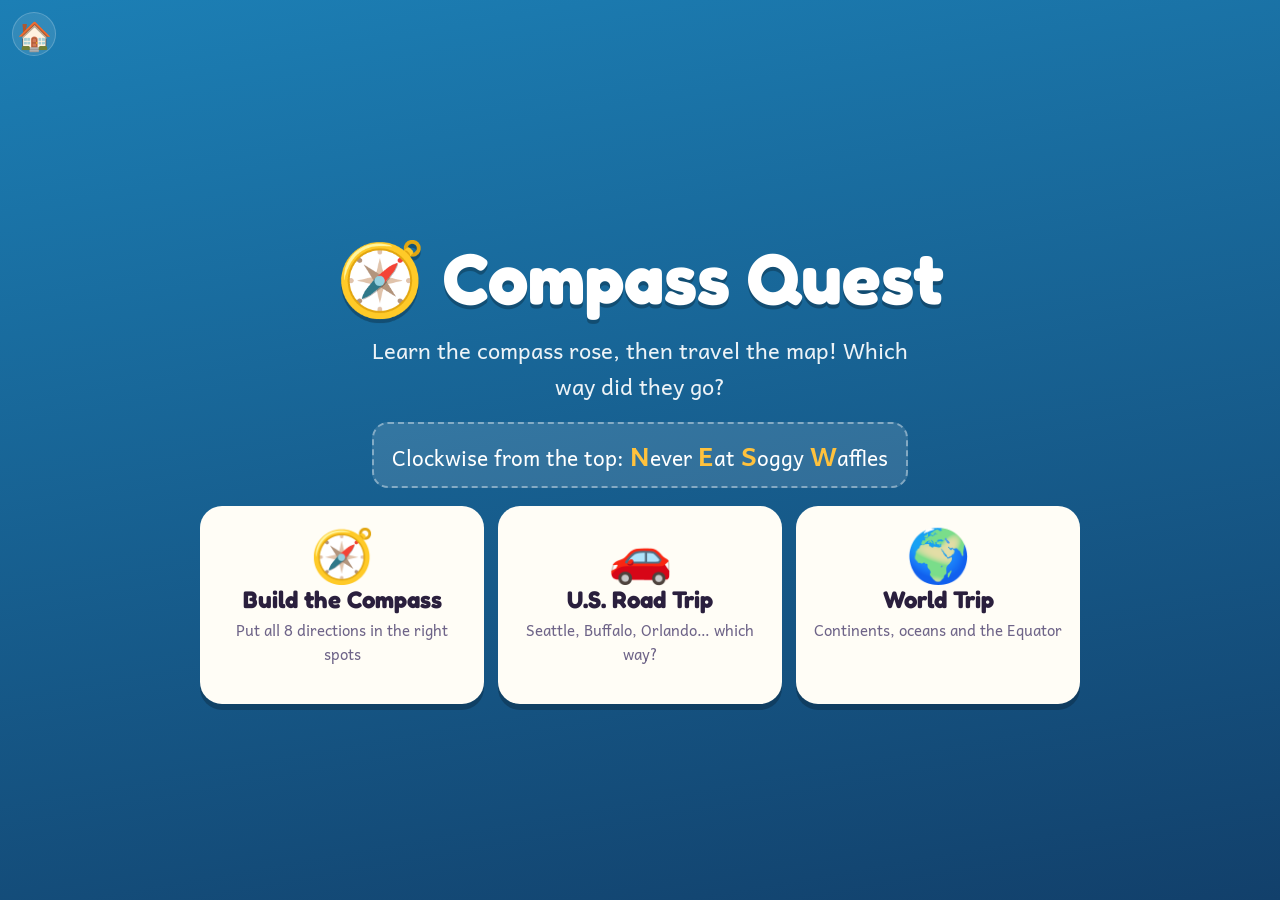
<file: compass-quest/index.html>
<!DOCTYPE html>
<html lang="en">
<head>
<meta charset="UTF-8">
<meta name="viewport" content="width=device-width, initial-scale=1.0">
<meta name="apple-mobile-web-app-capable" content="yes">
<title>🧭 Compass Quest</title>
<link rel="preconnect" href="https://fonts.googleapis.com">
<link href="https://fonts.googleapis.com/css2?family=Andika:wght@400;700&family=Fredoka:wght@500;600;700&display=swap" rel="stylesheet">
<style>
  :root {
    --sea1: #1C7FB5;
    --sea2: #12406B;
    --paper: #FFF8E7;
    --ink: #2A1F3D;
    --soft: #6E6488;
    --gold: #FFC23D;
    --coral: #FF6B5B;
    --mint: #2FBF7A;
    --sky: #8FD8FF;
    --violet: #8D63F2;
    --card: #FFFDF6;
  }
  * { margin: 0; padding: 0; box-sizing: border-box; }
  html, body { height: 100%; }
  body {
    background: linear-gradient(170deg, var(--sea1) 0%, var(--sea2) 100%);
    background-color: var(--sea2);
    color: var(--ink);
    font-family: 'Andika', 'Fredoka', system-ui, sans-serif;
    overflow: hidden;
    user-select: none;
    -webkit-user-select: none;
    -webkit-touch-callout: none;
    -webkit-tap-highlight-color: transparent;
    touch-action: manipulation;
  }
  button {
    font-family: inherit; color: inherit; border: none; cursor: pointer;
    touch-action: manipulation; -webkit-tap-highlight-color: transparent;
  }
  h1, h2, .fred { font-family: 'Fredoka', system-ui, sans-serif; }

  /* ── SCREENS ── */
  .screen { position: fixed; inset: 0; display: none; }
  .screen.on { display: flex; }

  /* ── START ── */
  #start {
    flex-direction: column; align-items: center; justify-content: center;
    gap: 18px; padding: 70px 16px 24px; overflow-y: auto; text-align: center; color: #fff;
  }
  #start h1 { font-size: clamp(40px, 8vw, 72px); text-shadow: 0 4px 0 rgba(0,0,0,.25); line-height: 1; }
  #start h1 .spin { display: inline-block; animation: wobble 4s ease-in-out infinite; }
  @keyframes wobble { 0%,100% { transform: rotate(-12deg); } 50% { transform: rotate(14deg); } }
  #start .sub { font-size: clamp(16px, 2.6vw, 22px); opacity: .92; max-width: 560px; }
  .nesw {
    background: rgba(255,255,255,.12); border: 2px dashed rgba(255,255,255,.4);
    border-radius: 16px; padding: 10px 18px; font-size: clamp(16px, 2.6vw, 21px);
  }
  .nesw b { color: var(--gold); font-size: 1.25em; }
  .modes { display: grid; gap: 14px; width: min(100%, 880px); grid-template-columns: repeat(auto-fit, minmax(230px, 1fr)); }
  .mode {
    background: var(--card); color: var(--ink); border-radius: 22px; padding: 18px 16px 16px;
    box-shadow: 0 6px 0 rgba(0,0,0,.22); display: flex; flex-direction: column; align-items: center; gap: 4px;
    transition: transform .15s; min-height: 150px;
  }
  .mode:active { transform: translateY(4px); box-shadow: 0 2px 0 rgba(0,0,0,.22); }
  .mode .ico { font-size: 52px; line-height: 1.1; }
  .mode .t { font-family: 'Fredoka'; font-size: 24px; font-weight: 700; }
  .mode .d { font-size: 15px; color: var(--soft); }
  .mode .best { font-size: 14px; color: #B07A00; min-height: 18px; font-weight: 700; }

  /* ── GAME ── */
  #game { flex-direction: column; }
  .top {
    display: flex; align-items: center; gap: 10px; padding: 10px 14px 6px 68px; color: #fff; min-height: 64px;
  }
  .prompt {
    flex: 1; font-family: 'Fredoka'; font-weight: 600; font-size: clamp(18px, 2.8vw, 28px); line-height: 1.2;
  }
  .prompt .hl { color: var(--gold); }
  .prompt .hl2 { color: #9BF0B9; }
  .stars { font-family: 'Fredoka'; font-weight: 700; font-size: 22px; white-space: nowrap; }
  .dots { display: flex; gap: 5px; padding: 0 14px 6px 68px; flex-wrap: wrap; }
  .dot { width: 14px; height: 14px; border-radius: 50%; background: rgba(255,255,255,.25); }
  .dot.now { background: #fff; transform: scale(1.2); }
  .dot.good { background: var(--gold); }
  .dot.ok { background: #9BD3F5; }

  .body { flex: 1; display: flex; gap: 12px; padding: 4px 12px 12px; min-height: 0; }
  .stage {
    flex: 1; min-width: 0; min-height: 0; display: flex; align-items: center; justify-content: center;
    position: relative;
  }
  .stage svg.map {
    width: 100%; height: 100%; display: block;
    filter: drop-shadow(0 6px 0 rgba(0,0,0,.2));
    touch-action: none;
  }
  .panel {
    width: min(38%, 400px); display: flex; flex-direction: column; align-items: center; justify-content: center; gap: 10px;
  }
  @media (max-aspect-ratio: 1/1) {
    .body { flex-direction: column; }
    .panel { width: 100%; flex: 0 0 auto; }
    .stage { flex: 1 1 auto; }
  }

  /* answer rose */
  .rose { position: relative; width: var(--rs, 280px); height: var(--rs, 280px); flex: 0 0 auto; }
  .rose .face {
    position: absolute; inset: 8%; border-radius: 50%;
    background: radial-gradient(circle, #FFFDF6 0 55%, #F3E6C4 56% 100%);
    box-shadow: 0 6px 0 rgba(0,0,0,.2), inset 0 0 0 4px #D9C38E;
  }
  .rose svg.star { position: absolute; inset: 18%; width: 64%; height: 64%; }
  .rbtn {
    position: absolute; transform: translate(-50%, -50%);
    width: var(--bs, 64px); height: var(--bs, 64px); border-radius: 50%;
    background: #fff; box-shadow: 0 4px 0 rgba(0,0,0,.25); border: 3px solid var(--violet);
    font-family: 'Fredoka'; font-weight: 700; font-size: calc(var(--bs, 64px) * .36); color: var(--violet);
    display: flex; align-items: center; justify-content: center; flex-direction: column; line-height: 1;
    transition: transform .12s, opacity .2s, background .2s;
  }
  .rbtn small { font-size: 10px; font-weight: 600; margin-top: 2px; letter-spacing: -.2px; }
  .rbtn.card { border-color: var(--coral); color: var(--coral); }
  .rbtn:active { transform: translate(-50%, -46%); }
  .rbtn.ghost { opacity: .18; pointer-events: none; }
  .rbtn.nope { opacity: .35; animation: shake .4s; pointer-events: none; }
  .rbtn.yes { background: var(--mint); color: #fff; border-color: #1E9A5F; transform: translate(-50%,-50%) scale(1.12); }
  .rbtn.blank { color: transparent; border-style: dashed; border-color: #B9A77A; background: rgba(255,255,255,.7); }
  .rbtn.blank.target { border-color: var(--gold); box-shadow: 0 0 0 5px rgba(255,194,61,.5), 0 4px 0 rgba(0,0,0,.25); }
  .rbtn.filled { color: #fff; background: var(--violet); border-color: #6A43D6; }
  .rbtn.filled.card { background: var(--coral); border-color: #D9483A; }
  @keyframes shake { 0%,100% { margin-left: 0; } 25% { margin-left: -8px; } 75% { margin-left: 8px; } }

  .feedback {
    min-height: 54px; width: 100%; max-width: 420px; text-align: center; color: #fff;
    font-size: clamp(16px, 2.3vw, 20px); line-height: 1.3; font-weight: 700;
  }
  .feedback .big { font-family: 'Fredoka'; font-size: 1.3em; color: var(--gold); display: block; }
  .next {
    background: var(--gold); color: var(--ink); font-family: 'Fredoka'; font-weight: 700; font-size: 24px;
    padding: 12px 34px; border-radius: 999px; box-shadow: 0 5px 0 #B07A00; min-height: 56px; min-width: 160px;
  }
  .next:active { transform: translateY(3px); box-shadow: 0 2px 0 #B07A00; }
  .hidden { display: none !important; }

  /* step-by-step pills */
  .steps { display: flex; gap: 6px; justify-content: center; flex-wrap: wrap; }
  .step {
    font-family: 'Fredoka'; font-weight: 600; font-size: 15px; color: rgba(255,255,255,.75);
    background: rgba(255,255,255,.12); border-radius: 999px; padding: 6px 12px; white-space: nowrap;
  }
  .step.now { background: #fff; color: var(--ink); box-shadow: 0 0 0 3px var(--gold); }
  .step.done { background: var(--mint); color: #fff; }
  #trip, #marks { pointer-events: none; }
  .prompt b.from, .prompt b.to { text-decoration: underline; text-decoration-thickness: 2px; text-underline-offset: 3px; }

  /* compass builder tray */
  .tray { display: grid; grid-template-columns: repeat(4, 1fr); gap: 10px; width: 100%; max-width: 380px; }
  .chip {
    background: #fff; border-radius: 16px; min-height: 60px; box-shadow: 0 4px 0 rgba(0,0,0,.25);
    display: flex; flex-direction: column; align-items: center; justify-content: center; line-height: 1.05;
    font-family: 'Fredoka'; font-weight: 700; font-size: 24px; color: var(--violet); border: 3px solid var(--violet);
    touch-action: none;
  }
  .chip small { font-size: 11px; font-weight: 600; }
  .chip.card { color: var(--coral); border-color: var(--coral); }
  .chip.sel { background: var(--gold); transform: translateY(-4px); }
  .chip.used { visibility: hidden; }
  .chip.drag { opacity: .35; }
  .dragghost {
    position: fixed; z-index: 2000; pointer-events: none; transform: translate(-50%, -60%) scale(1.15);
    width: 76px; height: 64px;
  }

  /* map bits */
  .lbl { font-family: 'Fredoka', sans-serif; font-weight: 700; paint-order: stroke; stroke: #fff; stroke-linejoin: round; }
  .pulse { animation: pulse 1.2s ease-in-out infinite; transform-box: fill-box; transform-origin: center; }
  @keyframes pulse { 0%,100% { transform: scale(1); } 50% { transform: scale(1.35); } }
  .tapme { animation: blink 1.4s ease-in-out infinite; }
  @keyframes blink { 50% { opacity: .45; } }

  /* ── WIN ── */
  #win { flex-direction: column; align-items: center; justify-content: center; gap: 16px; color: #fff; text-align: center; padding: 70px 16px 24px; }
  #win h2 { font-size: clamp(36px, 7vw, 64px); text-shadow: 0 4px 0 rgba(0,0,0,.25); }
  #win .wstars { font-size: clamp(26px, 5vw, 40px); font-family: 'Fredoka'; font-weight: 700; }
  #win .badge { font-size: 110px; animation: wobble 3s ease-in-out infinite; }
  .row { display: flex; gap: 14px; flex-wrap: wrap; justify-content: center; }
  .ghostbtn { background: rgba(255,255,255,.16); color: #fff; box-shadow: 0 5px 0 rgba(0,0,0,.2); }
  #confetti { position: fixed; inset: 0; pointer-events: none; z-index: 5; }
</style>
</head>
<body>
<a href="../" style="position:fixed;top:12px;left:12px;z-index:1000;text-decoration:none;font-size:28px;background:rgba(255,255,255,0.1);border:1px solid rgba(255,255,255,0.2);border-radius:50%;width:44px;height:44px;display:flex;align-items:center;justify-content:center;touch-action:manipulation;" aria-label="Back to Arcade">🏠</a>

<!-- START -->
<section id="start" class="screen on">
  <h1><span class="spin">🧭</span> Compass Quest</h1>
  <div class="sub">Learn the compass rose, then travel the map! Which way did they go?</div>
  <div class="nesw">Clockwise from the top: <b>N</b>ever <b>E</b>at <b>S</b>oggy <b>W</b>affles</div>
  <div class="modes">
    <button class="mode" data-mode="compass">
      <div class="ico">🧭</div><div class="t">Build the Compass</div>
      <div class="d">Put all 8 directions in the right spots</div>
      <div class="best" id="best-compass"></div>
    </button>
    <button class="mode" data-mode="us">
      <div class="ico">🚗</div><div class="t">U.S. Road Trip</div>
      <div class="d">Seattle, Buffalo, Orlando… which way?</div>
      <div class="best" id="best-us"></div>
    </button>
    <button class="mode" data-mode="world">
      <div class="ico">🌍</div><div class="t">World Trip</div>
      <div class="d">Continents, oceans and the Equator</div>
      <div class="best" id="best-world"></div>
    </button>
  </div>
</section>

<!-- GAME -->
<section id="game" class="screen">
  <div class="top">
    <div class="prompt" id="prompt"></div>
    <div class="stars" id="stars">⭐ 0</div>
  </div>
  <div class="dots" id="dots"></div>
  <div class="body">
    <div class="stage" id="stage"></div>
    <div class="panel" id="panel">
      <div class="steps hidden" id="steps"></div>
      <div class="rose" id="rose"></div>
      <div class="tray hidden" id="tray"></div>
      <div class="feedback" id="feedback"></div>
      <button class="next hidden" id="next">Next ➜</button>
    </div>
  </div>
</section>

<!-- WIN -->
<section id="win" class="screen">
  <div class="badge" id="wbadge">🏆</div>
  <h2 id="wtitle">Compass Captain!</h2>
  <div class="wstars" id="wstars"></div>
  <div class="row">
    <button class="next" id="again">Play again</button>
    <button class="next ghostbtn" id="menu">Pick a trip</button>
  </div>
</section>
<canvas id="confetti"></canvas>

<script src="maps.js"></script>
<script>
'use strict';
const $ = (id) => document.getElementById(id);
const rnd = (n) => Math.floor(Math.random() * n);
const pick = (a) => a[rnd(a.length)];
const shuffle = (a) => { a = a.slice(); for (let i = a.length - 1; i > 0; i--) { const j = rnd(i + 1); [a[i], a[j]] = [a[j], a[i]]; } return a; };

/* ───────── directions ───────── */
// angle is in screen space: 0 = right (East), 90 = down (South)
const DIRS = {
  N:  { name: 'North',     ang: -90,  card: true },
  NE: { name: 'Northeast', ang: -45 },
  E:  { name: 'East',      ang: 0,    card: true },
  SE: { name: 'Southeast', ang: 45 },
  S:  { name: 'South',     ang: 90,   card: true },
  SW: { name: 'Southwest', ang: 135 },
  W:  { name: 'West',      ang: 180,  card: true },
  NW: { name: 'Northwest', ang: -135 },
};
const ALL = Object.keys(DIRS);
const CARD = ['N', 'E', 'S', 'W'];
const INTER = ['NE', 'SE', 'SW', 'NW'];

// How far (degrees) a trip is from the nearest straight N/E/S/W line.
function offAxis(dx, dy) {
  const a = ((Math.atan2(dy, dx) * 180 / Math.PI) % 90 + 90) % 90;
  return Math.min(a, 90 - a);
}
function nearestCard(dx, dy) {
  return Math.abs(dx) > Math.abs(dy) ? (dx > 0 ? 'E' : 'W') : (dy > 0 ? 'S' : 'N');
}
function quadrant(dx, dy) { return (dy < 0 ? 'N' : 'S') + (dx > 0 ? 'E' : 'W'); }
// Like the worksheet: clearly-straight trips get N/E/S/W choices; anything with a real
// tilt gets the four in-between choices and the answer is the quadrant. Borderline: skip.
function classify(dx, dy) {
  const off = offAxis(dx, dy);
  if (off <= 8) return { set: CARD, ans: nearestCard(dx, dy) };
  if (off >= 12) return { set: INTER, ans: quadrant(dx, dy) };
  return null;
}
// Every direction that's fair for a trip: anything within ~30° of the arrow,
// plus the worksheet answer. A trip 15° off East accepts both East and Northeast.
function okDirs(dx, dy, primary) {
  const a = Math.atan2(dy, dx) * 180 / Math.PI;
  const ok = ALL.filter(k => Math.abs(((a - DIRS[k].ang) % 360 + 540) % 360 - 180) <= 31);
  if (primary && !ok.includes(primary)) ok.push(primary);
  return ok;
}
// Closest of all 8 (for describing a wrong tap).
function nearest8(dx, dy) {
  const a = Math.atan2(dy, dx) * 180 / Math.PI;
  let best = 'E', bd = 999;
  for (const k of ALL) { let d = Math.abs(((a - DIRS[k].ang) % 360 + 540) % 360 - 180); if (d < bd) { bd = d; best = k; } }
  return best;
}
const MOVE = { N: 'up ⬆️', S: 'down ⬇️', E: 'right ➡️', W: 'left ⬅️' };
function explain(ans) {
  if (DIRS[ans].card) return `Straight ${MOVE[ans]} = <b>${DIRS[ans].name}</b>!`;
  return `${MOVE[ans[0]]} = ${DIRS[ans[0]].name}, ${MOVE[ans[1]]} = ${DIRS[ans[1]].name} → <b>${DIRS[ans].name}</b>!`;
}
function moveHint(ans) {
  if (DIRS[ans].card) return `The arrow goes straight ${MOVE[ans]}. Which direction is ${MOVE[ans].split(' ')[0]} on a map?`;
  return `The arrow goes ${MOVE[ans[0]]} and ${MOVE[ans[1]]}. Mix those two directions together!`;
}

/* ───────── audio ───────── */
let actx = null;
function audioOn() {
  try { if (!actx) actx = new (window.AudioContext || window.webkitAudioContext)(); actx.resume(); } catch (e) {}
}
function tone(freq, t0, dur, type = 'triangle', vol = 0.18) {
  if (!actx) return;
  const t = actx.currentTime + t0, o = actx.createOscillator(), g = actx.createGain();
  o.type = type; o.frequency.setValueAtTime(freq, t);
  g.gain.setValueAtTime(0.0001, t); g.gain.exponentialRampToValueAtTime(vol, t + 0.02);
  g.gain.exponentialRampToValueAtTime(0.0001, t + dur);
  o.connect(g).connect(actx.destination); o.start(t); o.stop(t + dur + 0.05);
}
const sfx = {
  good() { tone(660, 0, .15); tone(880, .1, .25); },
  great() { tone(523, 0, .12); tone(659, .09, .12); tone(784, .18, .12); tone(1047, .27, .3); },
  nope() { tone(220, 0, .22, 'sine', .15); tone(196, .12, .25, 'sine', .12); },
  tap() { tone(520, 0, .06, 'square', .05); },
  whoosh() { if (!actx) return; for (let i = 0; i < 6; i++) tone(300 + i * 70, i * .05, .12, 'sine', .05); },
  win() { [523, 659, 784, 1047, 784, 1047, 1319].forEach((f, i) => tone(f, i * .12, .3)); },
};
let voice = null;
function say(text) {
  try {
    if (!('speechSynthesis' in window)) return;
    speechSynthesis.cancel();
    const u = new SpeechSynthesisUtterance(text);
    if (!voice) { const vs = speechSynthesis.getVoices().filter(v => /^en/i.test(v.lang)); voice = vs.find(v => /premium|enhanced|samantha/i.test(v.name)) || vs[0] || null; }
    if (voice) u.voice = voice;
    u.rate = 0.95; u.pitch = 1.1; speechSynthesis.speak(u);
  } catch (e) {}
}

/* ───────── storage ───────── */
function getBest(m) { try { return +localStorage.getItem('cq-best-' + m) || 0; } catch (e) { return 0; } }
function setBest(m, v) { try { if (v > getBest(m)) localStorage.setItem('cq-best-' + m, v); } catch (e) {} }
function showBests() {
  for (const m of ['compass', 'us', 'world']) { const b = getBest(m); $('best-' + m).textContent = b ? 'Best: ' + b + ' ⭐' : ''; }
}

/* ───────── screens ───────── */
function show(id) { for (const s of document.querySelectorAll('.screen')) s.classList.toggle('on', s.id === id); }

/* ───────── answer rose ───────── */
const SVGNS = 'http://www.w3.org/2000/svg';
const STAR_SVG = `<svg class="star" viewBox="-100 -100 200 200">
  <g opacity=".9">
    <polygon points="0,-100 14,-14 0,0" fill="#F27D6E"/><polygon points="0,-100 -14,-14 0,0" fill="#C9473A"/>
    <polygon points="100,0 14,14 0,0" fill="#F27D6E"/><polygon points="100,0 14,-14 0,0" fill="#C9473A"/>
    <polygon points="0,100 -14,14 0,0" fill="#F27D6E"/><polygon points="0,100 14,14 0,0" fill="#C9473A"/>
    <polygon points="-100,0 -14,-14 0,0" fill="#F27D6E"/><polygon points="-100,0 -14,14 0,0" fill="#C9473A"/>
    <g transform="rotate(45)">
      <polygon points="0,-62 10,-10 0,0" fill="#B39BF5"/><polygon points="0,-62 -10,-10 0,0" fill="#7A55E0"/>
      <polygon points="62,0 10,10 0,0" fill="#B39BF5"/><polygon points="62,0 10,-10 0,0" fill="#7A55E0"/>
      <polygon points="0,62 -10,10 0,0" fill="#B39BF5"/><polygon points="0,62 10,10 0,0" fill="#7A55E0"/>
      <polygon points="-62,0 -10,-10 0,0" fill="#B39BF5"/><polygon points="-62,0 -10,10 0,0" fill="#7A55E0"/>
    </g>
    <circle r="9" fill="#FFC23D" stroke="#B07A00" stroke-width="3"/>
  </g></svg>`;

// Builds 8 buttons around a compass face. Returns {el, btn(k)}.
function buildRose(container, size, onPick) {
  container.innerHTML = '<div class="face"></div>' + STAR_SVG;
  container.style.setProperty('--rs', size + 'px');
  const bs = Math.max(52, Math.round(size * 0.22));
  container.style.setProperty('--bs', bs + 'px');
  const btns = {};
  for (const k of ALL) {
    const d = DIRS[k], r = d.card ? 0.42 : 0.36;
    const b = document.createElement('button');
    b.className = 'rbtn' + (d.card ? ' card' : '');
    b.dataset.k = k;
    b.innerHTML = k + '<small>' + d.name + '</small>';
    b.style.left = (50 + Math.cos(d.ang * Math.PI / 180) * r * 100) + '%';
    b.style.top = (50 + Math.sin(d.ang * Math.PI / 180) * r * 100) + '%';
    b.addEventListener('pointerdown', (e) => { e.preventDefault(); onPick && onPick(k, b); }, { passive: false });
    container.appendChild(b); btns[k] = b;
  }
  return btns;
}

/* ───────── maps ───────── */
const M = window.MAPS;
const LAND_NAME = { na: 'North America', sa: 'South America', eu: 'Europe', af: 'Africa', as: 'Asia', au: 'Australia', an: 'Antarctica' };
const COLORS = { na: '#A6D63B', sa: '#F7DA2A', eu: '#F59245', af: '#9A78D6', as: '#B08A6E', au: '#E8503F', an: '#F4F8FB' };
const LAT_TOP = M.world.latTop, WK = M.world.k;
const wpt = (lat, lon) => [(lon + 180) * WK, (LAT_TOP - lat) * WK];

// Anchor points roughly where the labels sit on the classroom map.
const WPLACES = {
  'North America': { at: [47, -102], kind: 'land', c: 'na' },
  'South America': { at: [-12, -60], kind: 'land', c: 'sa' },
  'Europe':        { at: [52, 18],   kind: 'land', c: 'eu' },
  'Africa':        { at: [6, 20],    kind: 'land', c: 'af' },
  'Asia':          { at: [50, 92],   kind: 'land', c: 'as' },
  'Australia':     { at: [-25, 134], kind: 'land', c: 'au' },
  'Antarctica':    { at: [-73, 62],  kind: 'land', c: 'an', wide: true },
  'Arctic Ocean':  { at: [76, 52],   kind: 'sea', wide: true },
  'Atlantic Ocean':{ at: [22, -42],  kind: 'sea' },
  'Pacific Ocean': { at: [-5, -130], kind: 'sea', alt: [10, 168] },
  'Indian Ocean':  { at: [-15, 78],  kind: 'sea' },
  'Southern Ocean':{ at: [-50, 20],  kind: 'sea', wide: true },
};

// Hand-checked world questions (the map can't wrap around, so no trips across the Pacific).
// Optional 4th item moves the start/finish dot so the arrow really points that way.
const WORLD_Q = [
  ['Europe', 'Africa', 'S'], ['Africa', 'Europe', 'N'],
  ['Europe', 'Asia', 'E'], ['Asia', 'Europe', 'W'],
  ['North America', 'Europe', 'E'], ['Europe', 'North America', 'W'],
  ['South America', 'Africa', 'E', { to: [-10, 22] }], ['Africa', 'South America', 'W', { from: [-10, 22] }],
  ['Asia', 'Australia', 'SE'], ['Australia', 'Asia', 'NW'],
  ['North America', 'Africa', 'SE'], ['Africa', 'North America', 'NW'],
  ['South America', 'Europe', 'NE'], ['Europe', 'South America', 'SW'],
  ['Africa', 'Asia', 'NE'], ['Asia', 'Africa', 'SW'],
  ['Africa', 'Australia', 'SE'], ['Australia', 'Africa', 'NW'],
  ['Africa', 'Antarctica', 'S'], ['Antarctica', 'Australia', 'N'], ['South America', 'Antarctica', 'S'],
  ['Europe', 'Arctic Ocean', 'N'], ['Arctic Ocean', 'North America', 'S'],
  ['North America', 'Atlantic Ocean', 'E', { to: [42, -40] }], ['Atlantic Ocean', 'North America', 'W', { from: [42, -40] }],
  ['Europe', 'Atlantic Ocean', 'W', { to: [47, -28] }], ['Africa', 'Atlantic Ocean', 'W', { to: [4, -22] }], ['South America', 'Atlantic Ocean', 'NE'],
  ['Africa', 'Indian Ocean', 'E', { from: [-12, 28] }], ['Australia', 'Indian Ocean', 'W'], ['Asia', 'Indian Ocean', 'S'],
  ['Asia', 'Pacific Ocean', 'E', { to: [44, 165] }], ['Australia', 'Pacific Ocean', 'E', { to: [-25, 172] }],
  ['North America', 'Pacific Ocean', 'W', { to: [42, -140] }], ['South America', 'Pacific Ocean', 'W'],
  ['Africa', 'Southern Ocean', 'S'], ['Southern Ocean', 'Antarctica', 'S'], ['Australia', 'Southern Ocean', 'S'],
  ['Europe', 'Indian Ocean', 'SE'], ['Indian Ocean', 'Europe', 'NW'],
];
const EQ_Q = [['North America', 'N'], ['Europe', 'N'], ['Asia', 'N'], ['Arctic Ocean', 'N'],
              ['Australia', 'S'], ['Antarctica', 'S'], ['Southern Ocean', 'S']];

// Point on the map for a world place, given where the trip starts from.
function wplace(name, other) {
  const p = WPLACES[name];
  if (p.wide && other) return [other[0], wpt(p.at[0], 0)[1]];      // Antarctica etc. sit straight below/above
  if (p.alt && other) {                                                // Pacific: use whichever side is closer
    const a = wpt(...p.at), b = wpt(...p.alt);
    return Math.hypot(a[0] - other[0], a[1] - other[1]) < Math.hypot(b[0] - other[0], b[1] - other[1]) ? a : b;
  }
  return wpt(...p.at);
}

// Start and finish points for a world question.
function worldTrip(it) {
  const P = it.pts || {};
  let A = P.from ? wpt(...P.from) : wplace(it.from);
  const B = P.to ? wpt(...P.to) : wplace(it.to, A);
  if (WPLACES[it.from].wide && !P.from) A = wplace(it.from, B);   // e.g. Antarctica: start straight below
  return [A, B];
}

// City label placement tweaks so nothing collides.
const CITY_LBL = {
  'Boston': [0, -16, 'middle'], 'Washington D.C.': [-40, 26, 'middle'], 'Buffalo': [0, -16, 'middle'], 'Miami': [12, 18, 'start'],
  'Atlanta': [-12, 6, 'end'], 'San Francisco': [12, 6, 'start'], 'Orlando': [12, 4, 'start'],
};
const cityAt = (n) => { const c = M.us.cities.find(c => c.name === n); return [c.x, c.y]; };

function mini(x, y, s) {
  return `<g transform="translate(${x},${y}) scale(${s})" opacity=".95">
    <circle r="44" fill="rgba(255,255,255,.75)"/>
    <polygon points="0,-38 7,-7 38,0 7,7 0,38 -7,7 -38,0 -7,-7" fill="#2A1F3D"/>
    <polygon points="0,-38 7,-7 0,0" fill="#E8503F"/>
    <text class="lbl" x="0" y="-48" text-anchor="middle" font-size="22" fill="#E8503F" stroke-width="5">N</text>
    <text class="lbl" x="52" y="7" text-anchor="middle" font-size="18" fill="#2A1F3D" stroke-width="5">E</text>
    <text class="lbl" x="0" y="64" text-anchor="middle" font-size="18" fill="#2A1F3D" stroke-width="5">S</text>
    <text class="lbl" x="-52" y="7" text-anchor="middle" font-size="18" fill="#2A1F3D" stroke-width="5">W</text></g>`;
}

// Map labels get bigger on narrow screens so they stay readable.
let LS = 1;
function labelScale() { LS = Math.min(1.8, Math.max(1, 640 / Math.max(1, $('stage').clientWidth))); }

function usSVG(hl) {
  const W = M.us.w + 120, H = M.us.h;
  let s = `<svg class="map" viewBox="0 -10 ${W} ${H + 10}" preserveAspectRatio="xMidYMid meet">
    <rect x="0" y="-10" width="${W}" height="${H + 10}" rx="18" fill="#BFE6FA"/>`;
  for (const st of M.us.states) s += `<path d="${st.d}" fill="#FFF8E7" stroke="#8C9AAE" stroke-width="1.4" stroke-linejoin="round"/>`;
  for (const st of M.us.states) if (st.area > 1800) s += `<text x="${st.lx}" y="${st.ly + 5}" text-anchor="middle" font-size="14" fill="#A8A0B8" font-family="Fredoka" font-weight="600">${st.id}</text>`;
  s += `<g id="trip"></g>`;
  for (const c of M.us.cities) {
    const on = hl.includes(c.name), o = CITY_LBL[c.name] || [12, 6, 'start'];
    const fs = (on ? 26 : 19) * LS;
    s += `<g class="city" data-name="${c.name}">
      <circle cx="${c.x}" cy="${c.y}" r="${on ? 10 : 6}" fill="${on ? '#E8503F' : '#2A1F3D'}" stroke="#fff" stroke-width="3"/>
      <text class="lbl" x="${c.x + o[0] * (on ? 1.3 : 1) * LS}" y="${c.y + o[1] * (on ? 1.2 : 1) * LS}" text-anchor="${o[2]}" font-size="${fs}" fill="${on ? '#C0392B' : '#2A1F3D'}" stroke-width="6">${c.name}</text></g>`;
  }
  s += `<g id="marks"></g>` + mini(70, H - 80, 1.15) + '</svg>';
  return s;
}

function worldSVG(hl, eqGlow) {
  const W = M.world.w, H = M.world.h, L = M.world.land;
  let s = `<svg class="map" viewBox="0 0 ${W} ${H}" preserveAspectRatio="xMidYMid meet">
    <defs><clipPath id="euClip"><rect x="0" y="0" width="${M.world.uralX}" height="${H}"/></clipPath>
      <clipPath id="asClip"><rect x="${M.world.uralX}" y="0" width="${W}" height="${H}"/></clipPath>
      <clipPath id="frame"><rect width="${W}" height="${H}" rx="14"/></clipPath>
      <linearGradient id="sea" x1="0" y1="0" x2="0" y2="1"><stop offset="0" stop-color="#7CC8F0"/><stop offset="1" stop-color="#3E8FD0"/></linearGradient></defs>
    <g clip-path="url(#frame)"><rect width="${W}" height="${H}" fill="url(#sea)"/>`;
  for (const k of ['na', 'sa', 'eu', 'af', 'as', 'au', 'an'])
    s += `<path data-place="${LAND_NAME[k]}" d="${L[k]}" fill="${COLORS[k]}" stroke="#3B2F55" stroke-width=".8" stroke-linejoin="round"/>`;
  s += `<path data-place="Europe" d="${L.ru}" fill="${COLORS.eu}" stroke="#3B2F55" stroke-width=".8" clip-path="url(#euClip)"/>`;
  s += `<path data-place="Asia" d="${L.ru}" fill="${COLORS.as}" stroke="#3B2F55" stroke-width=".8" clip-path="url(#asClip)"/>`;
  const ey = M.world.eqY;
  s += `<line x1="0" y1="${ey}" x2="${W}" y2="${ey}" stroke="${eqGlow ? '#FFC23D' : '#1D2B4A'}" stroke-width="${eqGlow ? 5 : 2.5}" stroke-dasharray="${eqGlow ? '' : '10 6'}"/>
    <text class="lbl" x="8" y="${ey - 7}" font-size="${(eqGlow ? 22 : 15) * LS}" fill="#1D2B4A" stroke-width="5">Equator</text>`;
  // Pole markers (just labels — the poles sit off the top and bottom edges of this map).
  const pf = 13 * LS;
  s += `<g pointer-events="none">
    <line x1="${W / 2}" y1="0" x2="${W / 2}" y2="${pf * 0.7}" stroke="#1D2B4A" stroke-width="3"/>
    <text class="lbl" x="${W / 2}" y="${pf * 1.75}" text-anchor="middle" font-size="${pf}" fill="#1D2B4A" stroke-width="4">▲ North Pole</text>
    <line x1="${W / 2}" y1="${H}" x2="${W / 2}" y2="${H - pf * 0.7}" stroke="#1D2B4A" stroke-width="3"/>
    <text class="lbl" x="${W / 2}" y="${H - pf * 0.95}" text-anchor="middle" font-size="${pf}" fill="#1D2B4A" stroke-width="4">▼ South Pole</text></g>`;
  s += `<g id="trip"></g>`;
  for (const [name, p] of Object.entries(WPLACES)) {
    const pts = p.alt ? [p.at, p.alt] : [p.at];
    for (const a of pts) {
      const on = hl.includes(name), fs = (on ? 21 : 14) * LS, words = name.split(' ');
      const hw = Math.max(...words.map(w => w.length)) * fs * 0.32;
      const x = Math.min(W - hw - 4, Math.max(hw + 4, wpt(...a)[0]));
      const y = Math.max((words.length - 1) * fs * 0.5 + fs * 0.5,
        Math.min(H - fs * words.length, wpt(...a)[1] - (on && !p.wide ? fs * 0.9 : 0)));            // lift above the dot, keep in frame
      const fill = on ? '#C0392B' : (p.kind === 'sea' ? '#14365E' : '#2A1F3D');
      s += `<text class="lbl" data-place="${name}" x="${x}" y="${y - (words.length - 1) * fs * 0.5 + fs * 0.35}" text-anchor="middle" font-size="${fs}" fill="${fill}" stroke-width="${on ? 6 : 4}">` +
        words.map((w, i) => `<tspan x="${x}" dy="${i ? fs : 0}">${w}</tspan>`).join('') + '</text>';
    }
  }
  s += `<g id="marks"></g>` + mini(52, H - 70, 0.85) + '</g></svg>';
  return s;
}

function svgEl(tag, attrs) { const e = document.createElementNS(SVGNS, tag); for (const k in attrs) e.setAttribute(k, attrs[k]); return e; }

function drawPins(a, b, scale) {
  const g = $('marks'); g.innerHTML = '';
  const s = scale || 1;
  const start = svgEl('g', {});
  start.appendChild(svgEl('circle', { cx: a[0], cy: a[1], r: 13 * s, fill: '#2FBF7A', stroke: '#fff', 'stroke-width': 4 * s, class: 'pulse' }));
  g.appendChild(start);
  if (b) {
    const t = svgEl('text', { x: b[0], y: b[1] + 10 * s, 'text-anchor': 'middle', 'font-size': 30 * s, class: 'pulse' });
    t.textContent = '⭐'; g.appendChild(t);
  }
}

// Animated line + traveller from a to b. Resolves when done.
function travel(a, b, emoji, color, scale) {
  return new Promise((res) => {
    const g = $('trip'); if (!g) return res();
    const s = scale || 1;
    const line = svgEl('line', { x1: a[0], y1: a[1], x2: a[0], y2: a[1], stroke: color, 'stroke-width': 6 * s, 'stroke-linecap': 'round', 'stroke-dasharray': `${14 * s} ${10 * s}` });
    g.appendChild(line);
    const t = svgEl('text', { 'text-anchor': 'middle', 'font-size': 34 * s }); t.textContent = emoji; g.appendChild(t);
    const flip = b[0] < a[0];
    const dur = 1300, t0 = performance.now();
    sfx.whoosh();
    (function step(now) {
      const p = Math.min(1, (now - t0) / dur), e = p < .5 ? 2 * p * p : 1 - Math.pow(-2 * p + 2, 2) / 2;
      const x = a[0] + (b[0] - a[0]) * e, y = a[1] + (b[1] - a[1]) * e;
      line.setAttribute('x2', x); line.setAttribute('y2', y);
      t.setAttribute('transform', `translate(${x},${y + 11 * s})${flip ? ' scale(-1,1)' : ''}`);
      if (p < 1) requestAnimationFrame(step);
      else { arrowHead(g, a, b, color, s); res(); }
    })(t0);
  });
}
function arrowHead(g, a, b, color, s) {
  const ang = Math.atan2(b[1] - a[1], b[0] - a[0]) * 180 / Math.PI;
  g.appendChild(svgEl('polygon', { points: `0,0 ${-22 * s},${-12 * s} ${-22 * s},${12 * s}`, fill: color, transform: `translate(${b[0]},${b[1]}) rotate(${ang})` }));
}
const ARROW = '#5B3FD1';
function hintArrow(a, b) {
  const g = $('trip'); if (!g || g.querySelector('.hint')) return;
  const h = svgEl('g', { class: 'hint tapme' });
  h.appendChild(svgEl('line', { x1: a[0], y1: a[1], x2: b[0], y2: b[1], stroke: ARROW, 'stroke-width': 6, 'stroke-dasharray': '10 8', 'stroke-linecap': 'round' }));
  arrowHead(h, a, b, ARROW, 1.1);
  g.appendChild(h);
}

/* ───────── round state ───────── */
let mode = null, items = [], idx = 0, stars = 0, results = [], busy = false;

function setPrompt(html) { $('prompt').innerHTML = html; }
function setFeedback(html) { $('feedback').innerHTML = html; }
function renderDots() {
  $('dots').innerHTML = items.map((_, i) => `<div class="dot ${i === idx ? 'now' : results[i] === 2 ? 'good' : results[i] === 1 ? 'ok' : ''}"></div>`).join('');
  $('stars').textContent = '⭐ ' + stars;
}
function roseSize() {
  const portrait = innerWidth <= innerHeight;
  return Math.round(portrait ? Math.min(innerWidth * 0.66, innerHeight * 0.34, 330) : Math.min(innerWidth * 0.3, innerHeight * 0.55, 340));
}

function startMode(m) {
  audioOn(); mode = m; idx = 0; stars = 0; results = [];
  if (m === 'compass') items = compassRound();
  else if (m === 'us') items = usRound();
  else items = worldRound();
  show('game'); runItem();
}
function runItem() {
  busy = false;
  $('next').classList.add('hidden'); setFeedback('');
  $('tray').classList.add('hidden'); $('rose').classList.remove('hidden'); $('steps').classList.add('hidden');
  const st = $('stage'); st.onpointerdown = st.onpointermove = st.onpointerup = st.onpointercancel = null;
  renderDots();
  const it = items[idx];
  ({ place: runPlace, tapdir: runTapDir, which: runWhich, find: runFind, eq: runEq })[it.type](it);
}
function finishItem(firstTry) {
  results[idx] = firstTry ? 2 : 1;
  if (firstTry) stars++;
  renderDots();
  $('next').classList.remove('hidden');
}
$('next').addEventListener('click', () => {
  sfx.tap(); idx++;
  if (idx >= items.length) winScreen(); else runItem();
});

/* ───────── mode: build the compass ───────── */
function compassRound() {
  const taps = shuffle(ALL).slice(0, 6).map(k => ({ type: 'tapdir', k }));
  return [{ type: 'place' }, ...taps];
}

let drag = null;
function runPlace(it) {
  setPrompt('Put each direction where it goes on the <span class="hl">compass rose</span>!');
  const stage = $('stage');
  stage.innerHTML = '<div class="rose" id="bigrose"></div>';
  const size = Math.round(Math.min(stage.clientWidth, stage.clientHeight, 560) * 0.96);
  const btns = buildRose($('bigrose'), Math.max(size, 220), (k) => trySlot(k));
  for (const k of ALL) btns[k].classList.add('blank');
  $('rose').classList.add('hidden');
  const tray = $('tray'); tray.classList.remove('hidden'); tray.innerHTML = '';
  let sel = null, placed = 0, misses = 0;
  setFeedback('Tip: <b>N</b>ever <b>E</b>at <b>S</b>oggy <b>W</b>affles — go around clockwise from the top!');
  for (const k of shuffle(ALL)) {
    const c = document.createElement('div');
    c.className = 'chip' + (DIRS[k].card ? ' card' : '');
    c.innerHTML = k + '<small>' + DIRS[k].name + '</small>';
    c.dataset.k = k;
    c.addEventListener('pointerdown', (e) => {
      e.preventDefault(); sfx.tap();
      if (sel) sel.classList.remove('sel');
      sel = c; c.classList.add('sel');
      for (const b of Object.values(btns)) b.classList.remove('target');
      startDrag(e, c);
    }, { passive: false });
    tray.appendChild(c);
  }
  function startDrag(e, c) {
    const ghost = c.cloneNode(true); ghost.classList.add('dragghost'); ghost.classList.remove('sel');
    document.body.appendChild(ghost);
    drag = { c, ghost, x0: e.clientX, y0: e.clientY, moved: false };
    const mv = (ev) => {
      ghost.style.left = ev.clientX + 'px'; ghost.style.top = ev.clientY + 'px';
      if (Math.hypot(ev.clientX - drag.x0, ev.clientY - drag.y0) > 10) { drag.moved = true; c.classList.add('drag'); }
    };
    mv(e);
    const up = (ev) => {
      window.removeEventListener('pointermove', mv); window.removeEventListener('pointerup', up); window.removeEventListener('pointercancel', up);
      ghost.remove(); c.classList.remove('drag');
      const was = drag; drag = null;
      if (!was.moved) return;                         // a plain tap just selects the chip
      const hit = document.elementsFromPoint(ev.clientX, ev.clientY).find(el => el.classList && el.classList.contains('rbtn'));
      if (hit) trySlot(hit.dataset.k);
    };
    window.addEventListener('pointermove', mv, { passive: false });
    window.addEventListener('pointerup', up); window.addEventListener('pointercancel', up);
  }
  function trySlot(slot) {
    if (!sel || btns[slot].classList.contains('filled')) return;
    const k = sel.dataset.k;
    if (k === slot) {
      sfx.good(); say(DIRS[k].name);
      btns[slot].classList.remove('blank'); btns[slot].classList.add('filled');
      sel.classList.add('used'); sel.classList.remove('sel'); sel = null; placed++;
      setFeedback(`<span class="big">${DIRS[k].name}!</span>`);
      if (placed === ALL.length) {
        sfx.great();
        setFeedback(`<span class="big">You built the whole compass! 🎉</span>${misses === 0 ? 'No mistakes!' : ''}`);
        $('tray').classList.add('hidden');
        finishItem(misses === 0);
      }
    } else {
      misses++; sfx.nope();
      btns[slot].classList.add('nope'); setTimeout(() => btns[slot].classList.remove('nope'), 450);
      setFeedback(placeHint(k));
    }
  }
}
function placeHint(k) {
  const d = DIRS[k];
  if (d.card) return `Not there! <b>${d.name}</b> is ${{ N: 'at the top ⬆️', S: 'at the bottom ⬇️', E: 'on the right ➡️', W: 'on the left ⬅️' }[k]}`;
  return `Not there! <b>${d.name}</b> is between <b>${DIRS[k[0]].name}</b> and <b>${DIRS[k[1]].name}</b>`;
}

function runTapDir(it) {
  setPrompt(`Tap <span class="hl">${DIRS[it.k].name.toUpperCase()}</span> on the compass!`);
  const stage = $('stage');
  stage.innerHTML = '<div class="rose" id="bigrose"></div>';
  const size = Math.round(Math.min(stage.clientWidth, stage.clientHeight, 560) * 0.96);
  let misses = 0;
  const btns = buildRose($('bigrose'), Math.max(size, 220), (k, b) => {
    if (busy) return;
    if (k === it.k) {
      busy = true; sfx.good(); say(DIRS[k].name);
      b.classList.remove('blank'); b.classList.add('filled', 'yes');
      setFeedback(`<span class="big">Yes! ${DIRS[k].name}!</span>`);
      finishItem(misses === 0);
    } else {
      misses++; sfx.nope();
      b.classList.remove('blank'); b.classList.add('filled', 'nope');
      setFeedback(`That one is <b>${DIRS[k].name}</b>. ${placeHint(it.k).replace('Not there! ', '')}`);
    }
  });
  for (const k of ALL) btns[k].classList.add('blank');
  $('rose').classList.add('hidden');
  setFeedback('');
}

/* ───────── mode: US road trip ───────── */
const WORKSHEET = [['Buffalo', 'Washington D.C.'], ['Orlando', 'Seattle'], ['Los Angeles', 'Buffalo'], ['Washington D.C.', 'Dallas']];
function usPairs() {
  const names = M.us.cities.map(c => c.name), out = [];
  for (const a of names) for (const b of names) {
    if (a === b) continue;
    const A = cityAt(a), B = cityAt(b), c = classify(B[0] - A[0], B[1] - A[1]);
    if (c) out.push({ from: a, to: b, ...c });
  }
  return out;
}
function usRound() {
  const pairs = usPairs();
  const ws = shuffle(WORKSHEET).slice(0, 3).map(([a, b]) => pairs.find(p => p.from === a && p.to === b));
  const rest = shuffle(pairs.filter(p => !ws.includes(p)));
  const which = [...ws, ...rest.slice(0, 3)].map(p => ({ type: 'which', map: 'us', ...p }));
  // "find" questions: from a city, go a direction; any city that way counts.
  const finds = [];
  for (const p of shuffle(pairs)) {
    if (finds.length >= 2) break;
    if (finds.some(f => f.from === p.from || f.dir === p.ans)) continue;
    finds.push({ type: 'find', from: p.from, dir: p.ans });
  }
  const rounds = shuffle([...which.slice(1), ...finds]);
  return [which[0], ...rounds];
}
function usFindOk(from, to, dir) {
  const A = cityAt(from), B = cityAt(to), dx = B[0] - A[0], dy = B[1] - A[1];
  const c = classify(dx, dy);
  return okDirs(dx, dy, c && c.ans).includes(dir);
}

function verbFor(it) {
  if (it.map === 'us') return pick(['drove', 'flew', 'traveled']);
  return pick(['sailed', 'flew', 'traveled']);
}
const FAMILY = ['Sophia', 'Ethan', "Carrie's family", "Adam's family", "Jim's family", "Mary's family", 'Grandma', 'A puppy', 'A pirate'];

// Which place did a tap land on? (US: nearest city. World: label, land shape, or ocean region.)
function svgPoint(svg, e) {
  const pt = svg.createSVGPoint(); pt.x = e.clientX; pt.y = e.clientY;
  return pt.matrixTransform(svg.getScreenCTM().inverse());
}
// `want` wins when labels overlap and the tap touched it.
function placeAt(isUS, e, want) {
  const svg = $('stage').querySelector('svg'); if (!svg) return null;
  const p = svgPoint(svg, e);
  // A tap anywhere in the wanted label's box (plus a little slop) counts.
  const sel = isUS ? `.city[data-name="${want}"]` : `text[data-place="${want}"]`;
  for (const el of $('stage').querySelectorAll(sel)) {
    const r = el.getBoundingClientRect(), pad = 8;
    if (e.clientX >= r.left - pad && e.clientX <= r.right + pad && e.clientY >= r.top - pad && e.clientY <= r.bottom + pad) return want;
  }
  if (isUS) {
    const gs = document.elementsFromPoint(e.clientX, e.clientY).map(el => el.closest && el.closest('.city')).filter(Boolean);
    if (gs.some(g => g.dataset.name === want)) return want;
    if (gs.length) return gs[0].dataset.name;
    let best = null, bd = Infinity;
    for (const c of M.us.cities) { const d = Math.hypot(c.x - p.x, c.y - p.y); if (d < bd) { bd = d; best = c; } }
    return best && bd <= Math.max(45, 40 / svg.getScreenCTM().a) ? best.name : null;
  }
  const lon = p.x / WK - 180, lat = LAT_TOP - p.y / WK;
  const hits = document.elementsFromPoint(e.clientX, e.clientY).filter(el => el.dataset && el.dataset.place);
  if (hits.some(el => el.tagName === 'text' && el.dataset.place === want)) return want;
  const hit = hits.find(el => el.tagName === 'text') || hits[0];
  if (hit && hit.tagName === 'text') return hit.dataset.place;
  if (hit && !(lat > 76 && hit.dataset.place === 'Europe')) return hit.dataset.place;   // Svalbard counts as Arctic
  if (lat > 66) return 'Arctic Ocean';
  if (lat < -50) return 'Southern Ocean';
  const atlW = lat > 15 ? -98 : lat > 8 ? -82 : -70, atlE = lat > 30 ? 40 : 20;
  if (lon > atlW && lon < atlE) return 'Atlantic Ocean';
  if (lon >= 20 && lon < 147 && lat < 25 && !(lon > 120 && lat > -10)) return 'Indian Ocean';
  return 'Pacific Ocean';
}

// Step by step: 1) tap the START  2) drag (or tap) to the END  3) pick the direction.
function runWhich(it) {
  const isUS = it.map === 'us', stage = $('stage');
  let A, B;
  if (isUS) { A = cityAt(it.from); B = cityAt(it.to); }
  else { [A, B] = worldTrip(it); }
  const who = it.who || (it.who = pick(FAMILY));
  const verb = it.verb || (it.verb = verbFor(it));
  const sc = isUS ? 1 : 0.8;
  const ok = okDirs(B[0] - A[0], B[1] - A[1], it.ans);
  let step = 1, misses = 0, stepMiss = 0, found = [];

  function sentence() {
    const f = step > 1 ? `<span class="hl2">${it.from}</span>` : it.from;
    const t = step > 2 ? `<span class="hl">${it.to}</span>` : it.to;
    const dot = it.to.endsWith('.') ? '' : '.';
    setPrompt(`${who} ${verb} <b class="from">from</b> ${f} <b class="to">to</b> ${t}${dot} Which direction did they go?`);
  }
  function draw() {
    labelScale();
    stage.innerHTML = isUS ? usSVG(found) : worldSVG(found);
    if (step >= 2) drawPins(A, step >= 3 ? B : null, sc);
    if (step >= 3) hintArrow(A, B);
  }
  function steps() {
    const names = ['1 Start 🟢', '2 End ⭐', '3 Direction 🧭'];
    $('steps').innerHTML = names.map((n, i) => `<div class="step ${i + 1 < step ? 'done' : i + 1 === step ? 'now' : ''}">${n}</div>`).join('');
    $('steps').classList.remove('hidden');
  }
  function stepHelp() {
    if (step === 1) setFeedback(`<b>Step 1:</b> Where did they START? Find the place after <b>from</b> and tap it on the map.`);
    if (step === 2) setFeedback(`<b>Step 2:</b> Where did they END? Drag from the 🟢 to the place after <b>to</b> (or just tap it).`);
    if (step === 3) setFeedback(`<b>Step 3:</b> Look at the purple arrow from 🟢 to ⭐. Which way does it point?`);
  }
  function pulseTarget(name) {
    for (const el of stage.querySelectorAll(isUS ? `.city[data-name="${name}"]` : `text[data-place="${name}"]`)) el.classList.add('tapme');
  }
  function advance() {
    step++; stepMiss = 0; sfx.good();
    draw(); sentence(); steps(); stepHelp();
    if (step === 3) for (const k of ALL) btns[k].classList.remove('ghost');
  }
  function missed(html, target) {
    misses++; stepMiss++; sfx.nope(); setFeedback(html);
    if (stepMiss >= 2) pulseTarget(target);
  }

  sentence(); draw(); steps(); stepHelp();

  let rubber = null;
  stage.onpointerdown = (e) => {
    if (busy || step > 2) return;
    e.preventDefault();
    if (step === 1) {
      const name = placeAt(isUS, e, it.from);
      if (!name) return;
      if (name === it.from) { found = [it.from]; say(it.from); advance(); }
      else if (name === it.to) missed(`That's where they <b>END</b>. The start comes after the word <b>from</b>.`, it.from);
      else missed(`That's <b>${name}</b>. Look for <b>${it.from}</b> — it comes after <b>from</b>.`, it.from);
      return;
    }
    // step 2: start a rubber-band line from the start pin
    try { stage.setPointerCapture(e.pointerId); } catch (err) {}
    const svg = stage.querySelector('svg'), p = svgPoint(svg, e);
    rubber = svgEl('line', { x1: A[0], y1: A[1], x2: p.x, y2: p.y, stroke: ARROW, 'stroke-width': 6 * sc, 'stroke-dasharray': '10 8', 'stroke-linecap': 'round' });
    $('trip').appendChild(rubber);
  };
  stage.onpointermove = (e) => {
    if (!rubber) return;
    const p = svgPoint(stage.querySelector('svg'), e);
    rubber.setAttribute('x2', p.x); rubber.setAttribute('y2', p.y);
  };
  stage.onpointerup = (e) => {
    if (!rubber) return;
    rubber.remove(); rubber = null;
    const name = placeAt(isUS, e, it.to);
    if (!name) return;
    if (name === it.to) { found = [it.from, it.to]; say(it.to); advance(); }
    else if (name === it.from) missed(`That's the start! Now go to where they ended — the place after <b>to</b>.`, it.to);
    else missed(`That's <b>${name}</b>. They went <b>to ${it.to}</b>. Try again!`, it.to);
  };
  stage.onpointercancel = () => { if (rubber) { rubber.remove(); rubber = null; } };

  const btns = buildRose($('rose'), roseSize(), (k, b) => {
    if (busy || step !== 3) return;
    if (ok.includes(k)) {
      busy = true; sfx.good(); say(DIRS[k].name);
      b.classList.add('yes');
      for (const o of ALL) if (o !== k) btns[o].classList.add(ok.includes(o) ? 'filled' : 'ghost');
      const h = $('trip').querySelector('.hint'); if (h) h.remove();
      const emoji = isUS ? (verb === 'flew' ? '✈️' : '🚗') : (WPLACES[it.to].kind === 'sea' || verb === 'sailed' ? '⛵' : '✈️');
      step = 4; steps();
      travel(A, B, emoji, '#E8503F', sc).then(() => {
        const also = ok.filter(o => o !== k).map(o => DIRS[o].name);
        setFeedback(`<span class="big">${it.from} → ${it.to} is ${DIRS[k].name}!</span>${explain(k)}` +
          (also.length ? `<br>(${also.join(' or ')} works too — it's a little bit of both!)` : ''));
        finishItem(misses === 0);
      });
    } else {
      misses++; sfx.nope();
      b.classList.add('nope');
      setFeedback(stepMiss++ === 0
        ? 'Not quite! Follow the purple arrow from 🟢 to ⭐. Is it going up or down? Left or right?'
        : moveHint(it.ans));
    }
  });
  for (const k of ALL) btns[k].classList.add('ghost');
}

function runFind(it) {
  labelScale();
  $('stage').innerHTML = usSVG([it.from]);
  const A = cityAt(it.from);
  setPrompt(`Start in <span class="hl2">${it.from}</span>${it.from.endsWith(".") ? "" : "."} Go <span class="hl">${DIRS[it.dir].name.toUpperCase()}</span>! Tap a city that way.`);
  drawPins(A, null, 1);
  const btns = buildRose($('rose'), Math.round(roseSize() * 0.8), null);
  btns[it.dir].classList.add('yes');
  for (const c of document.querySelectorAll('#stage .city')) if (c.dataset.name !== it.from) c.classList.add('tapme');
  let misses = 0;
  const svg = $('stage').querySelector('svg');
  svg.addEventListener('pointerdown', (e) => {
    e.preventDefault();
    if (busy) return;
    const pt = svg.createSVGPoint(); pt.x = e.clientX; pt.y = e.clientY;
    const p = pt.matrixTransform(svg.getScreenCTM().inverse());
    const unit = 1 / svg.getScreenCTM().a;               // SVG units per screen pixel
    let best = null, bd = Infinity;
    for (const c of M.us.cities) {
      if (c.name === it.from) continue;
      const d = Math.hypot(c.x - p.x, c.y - p.y); if (d < bd) { bd = d; best = c; }
    }
    if (!best || bd > Math.max(45, 40 * unit)) return;
    const B = [best.x, best.y];
    if (usFindOk(it.from, best.name, it.dir)) {
      busy = true; sfx.good(); say(best.name + '!');
      for (const c of document.querySelectorAll('#stage .city')) c.classList.remove('tapme');
      $('trip').innerHTML = '';
      travel(A, B, '🚗', '#E8503F', 1).then(() => {
        setFeedback(`<span class="big">${best.name} is ${DIRS[it.dir].name} of ${it.from}!</span>${explain(it.dir)}`);
        finishItem(misses === 0);
      });
    } else {
      misses++; sfx.nope();
      $('trip').innerHTML = '';
      const g = $('trip');
      g.appendChild(svgEl('line', { x1: A[0], y1: A[1], x2: B[0], y2: B[1], stroke: ARROW, 'stroke-width': 6, 'stroke-dasharray': '10 8', 'stroke-linecap': 'round' }));
      arrowHead(g, A, B, ARROW, 1.1);
      const d = nearest8(B[0] - A[0], B[1] - A[1]);
      setFeedback(`Oops — <b>${best.name}</b> is <b>${DIRS[d].name}</b> of ${it.from}. Look for a city that is <b>${DIRS[it.dir].name}</b>!`);
    }
  }, { passive: false });
}

/* ───────── mode: world trip ───────── */
function worldRound() {
  const qs = shuffle(WORLD_Q).slice(0, 6).map(([from, to, ans, pts]) => ({
    type: 'which', map: 'world', from, to, ans, pts: pts || {}, set: DIRS[ans].card ? CARD : INTER,
  }));
  const eqs = shuffle(EQ_Q).slice(0, 2).map(([place, ans]) => ({ type: 'eq', place, ans }));
  return [qs[0], ...shuffle([...qs.slice(1), ...eqs])];
}
function runEq(it) {
  labelScale();
  $('stage').innerHTML = worldSVG([it.place], true);
  const A = wplace(it.place, wpt(0, 20));
  drawPins(A, null, 0.8);
  setPrompt(`Is <span class="hl">${it.place}</span> NORTH or SOUTH of the <span class="hl2">Equator</span>?`);
  let misses = 0;
  const btns = buildRose($('rose'), roseSize(), (k, b) => {
    if (busy) return;
    if (k !== 'N' && k !== 'S') { sfx.nope(); b.classList.add('nope'); setTimeout(() => b.classList.remove('nope'), 450);
      return setFeedback(`For the Equator it's just <b>North</b> (above) or <b>South</b> (below)!`); }
    if (k === it.ans) {
      busy = true; sfx.good(); say(DIRS[k].name);
      b.classList.add('yes');
      setFeedback(`<span class="big">${DIRS[k].name}!</span>${it.place} is ${k === 'N' ? 'above ⬆️' : 'below ⬇️'} the Equator line.`);
      finishItem(misses === 0);
    } else {
      misses++; sfx.nope(); b.classList.add('nope');
      setFeedback('Find the yellow Equator line. Is the green dot above it or below it?');
    }
  });
}

/* ───────── win ───────── */
function winScreen() {
  setBest(mode, stars);
  const total = items.length;
  $('wtitle').textContent = stars === total ? 'Perfect! Compass Captain!' : stars >= total * 0.6 ? 'Great exploring!' : 'Nice trip, explorer!';
  $('wbadge').textContent = { compass: '🧭', us: '🚗', world: '🌍' }[mode];
  $('wstars').textContent = '⭐'.repeat(stars) + '  ' + stars + ' / ' + total;
  show('win'); sfx.win(); confetti();
}
$('again').addEventListener('click', () => startMode(mode));
$('menu').addEventListener('click', () => { showBests(); show('start'); });
for (const b of document.querySelectorAll('.mode')) b.addEventListener('click', () => startMode(b.dataset.mode));

function confetti() {
  const cv = $('confetti'), cx = cv.getContext('2d');
  cv.width = innerWidth; cv.height = innerHeight;
  const cols = ['#FFC23D', '#FF6B5B', '#2FBF7A', '#8FD8FF', '#8D63F2', '#F59245'];
  const ps = Array.from({ length: 160 }, () => ({ x: Math.random() * cv.width, y: -20 - Math.random() * cv.height * .5, vx: (Math.random() - .5) * 3, vy: 2 + Math.random() * 4, r: Math.random() * 6.28, s: 6 + Math.random() * 8, c: pick(cols) }));
  const t0 = performance.now();
  (function f(now) {
    cx.clearRect(0, 0, cv.width, cv.height);
    for (const p of ps) { p.x += p.vx; p.y += p.vy; p.r += .1; cx.save(); cx.translate(p.x, p.y); cx.rotate(p.r); cx.fillStyle = p.c; cx.fillRect(-p.s / 2, -p.s / 4, p.s, p.s / 2); cx.restore(); }
    if (now - t0 < 4000 && $('win').classList.contains('on')) requestAnimationFrame(f); else cx.clearRect(0, 0, cv.width, cv.height);
  })(t0);
}

// Re-render the current item if the screen rotates (rose and map sizes depend on it).
let rz;
addEventListener('resize', () => {
  clearTimeout(rz);
  rz = setTimeout(() => { if ($('game').classList.contains('on') && !busy && !['place', 'which'].includes(items[idx].type) && $('next').classList.contains('hidden')) runItem(); }, 250);
});
showBests();
</script>
</body>
</html>
</file>
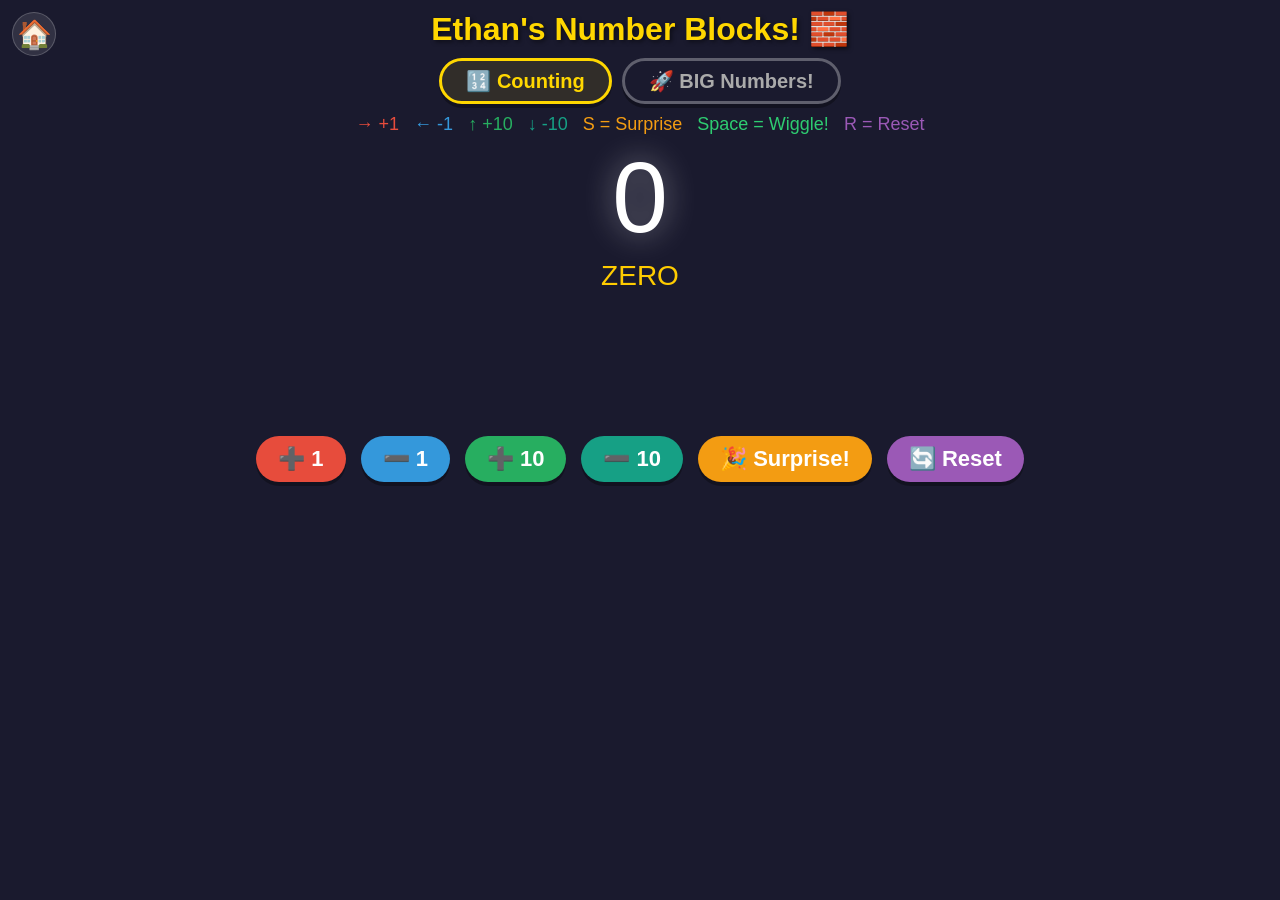
<file: number-game/index.html>
<!DOCTYPE html>
<html>
<head>
<meta name="viewport" content="width=device-width, initial-scale=1.0">
<title>Ethan's Number Blocks!</title>
<style>
  * { margin: 0; padding: 0; box-sizing: border-box; }
  body {
    background: #1a1a2e;
    font-family: Arial, sans-serif;
    text-align: center;
    overflow-y: auto;
    overflow-x: hidden;
    min-height: 100vh;
    -webkit-tap-highlight-color: transparent;
    user-select: none;
  }
  h1 {
    color: gold;
    font-size: 32px;
    padding: 10px;
    text-shadow: 2px 2px 4px rgba(0,0,0,0.5);
  }
  .mode-tabs {
    display: flex;
    justify-content: center;
    gap: 10px;
    margin-bottom: 10px;
  }
  .mode-tab {
    font-size: 20px;
    padding: 8px 24px;
    border: 3px solid rgba(255,255,255,0.3);
    border-radius: 30px;
    background: transparent;
    color: #aaa;
    cursor: pointer;
    font-weight: bold;
  }
  .mode-tab.active {
    border-color: gold;
    color: gold;
    background: rgba(255,215,0,0.1);
  }
  #keys-help {
    color: #aaa;
    font-size: 18px;
    margin-bottom: 5px;
  }

  /* ===== COUNTING MODE ===== */
  #counting-mode { display: block; }
  #big-number {
    font-size: 100px;
    color: white;
    margin: 5px;
    text-shadow: 0 0 30px rgba(255,255,255,0.5);
  }
  #big-number.bounce { animation: numberBounce 0.4s ease; }
  @keyframes numberBounce {
    0% { transform: scale(1); }
    40% { transform: scale(1.4); }
    100% { transform: scale(1); }
  }
  #word {
    font-size: 28px;
    color: #ffcc00;
    margin-bottom: 10px;
    min-height: 36px;
  }
  #blocks-area {
    display: flex;
    flex-wrap: wrap;
    justify-content: center;
    gap: 16px;
    padding: 10px 20px;
    min-height: 100px;
  }
  .ten-group {
    display: grid;
    grid-template-columns: repeat(5, 1fr);
    grid-template-rows: repeat(2, 1fr);
    gap: 4px;
    padding: 8px;
    border-radius: 12px;
    background: rgba(255,255,255,0.08);
    border: 2px solid rgba(255,255,255,0.15);
    position: relative;
  }
  .ten-group-label {
    position: absolute;
    bottom: -22px;
    left: 50%;
    transform: translateX(-50%);
    color: rgba(255,255,255,0.5);
    font-size: 14px;
    font-weight: bold;
    white-space: nowrap;
  }
  .block {
    width: 44px;
    height: 44px;
    border-radius: 8px;
    display: flex;
    align-items: center;
    justify-content: center;
    font-size: 18px;
    font-weight: bold;
    color: white;
    text-shadow: 1px 1px 2px rgba(0,0,0,0.4);
    cursor: pointer;
    box-shadow: 0 3px 0 rgba(0,0,0,0.3), 0 4px 10px rgba(0,0,0,0.3);
    transition: transform 0.15s;
    animation: blockAppear 0.3s ease backwards;
  }
  .block.empty {
    background: rgba(255,255,255,0.05) !important;
    box-shadow: none;
    border: 2px dashed rgba(255,255,255,0.1);
    color: transparent;
    cursor: default;
  }
  .block:not(.empty):hover { transform: scale(1.15) rotate(5deg); }
  .block:not(.empty):active { transform: scale(0.95); }
  @keyframes blockAppear {
    0% { transform: scale(0) rotate(-20deg); opacity: 0; }
    100% { transform: scale(1) rotate(0deg); opacity: 1; }
  }
  .wiggle { animation: wiggleAnim 0.5s ease; }
  @keyframes wiggleAnim {
    0% { transform: rotate(0deg); }
    25% { transform: rotate(10deg) scale(1.1); }
    50% { transform: rotate(-10deg) scale(1.1); }
    75% { transform: rotate(5deg); }
    100% { transform: rotate(0deg); }
  }
  #counting-buttons {
    margin-top: 30px;
    margin-bottom: 15px;
    display: flex;
    justify-content: center;
    gap: 15px;
    flex-wrap: wrap;
  }
  button {
    font-size: 22px;
    padding: 10px 22px;
    border: none;
    border-radius: 50px;
    cursor: pointer;
    color: white;
    font-weight: bold;
    box-shadow: 0 4px 0 rgba(0,0,0,0.3);
    transition: transform 0.1s;
  }
  button:active {
    transform: translateY(3px);
    box-shadow: 0 1px 0 rgba(0,0,0,0.3);
  }
  button {
    touch-action: manipulation;
    min-height: 44px;
    min-width: 44px;
  }

  /* ===== BIG NUMBER MODE ===== */
  #big-mode { display: none; }
  #big-mode-number {
    font-size: 48px;
    color: white;
    margin: 10px 20px;
    font-weight: bold;
    text-shadow: 0 0 40px rgba(255,255,255,0.4);
    word-break: break-all;
    line-height: 1.2;
    transition: color 0.3s;
  }
  #big-mode-name {
    font-size: 32px;
    color: gold;
    margin: 5px 20px;
    font-weight: bold;
  }
  #milestone-emoji {
    font-size: 80px;
    margin: 10px;
    animation: emojiPulse 2s ease-in-out infinite;
  }
  @keyframes emojiPulse {
    0%, 100% { transform: scale(1); }
    50% { transform: scale(1.15); }
  }
  #milestone-desc {
    font-size: 24px;
    color: #ccc;
    margin: 5px 30px;
    line-height: 1.4;
  }
  #scale-visual {
    display: flex;
    align-items: flex-end;
    justify-content: center;
    gap: 6px;
    margin: 20px auto;
    padding: 0 30px;
    height: 220px;
    max-width: 900px;
  }
  .scale-bar {
    display: flex;
    flex-direction: column;
    align-items: center;
    justify-content: flex-end;
    transition: all 0.3s ease;
  }
  .scale-bar-inner {
    border-radius: 8px 8px 4px 4px;
    transition: all 0.3s ease;
    min-width: 10px;
  }
  .scale-bar-label {
    color: rgba(255,255,255,0.6);
    font-size: 11px;
    margin-top: 4px;
    white-space: nowrap;
  }
  .scale-bar-current .scale-bar-inner {
    box-shadow: 0 0 20px rgba(255,255,255,0.4);
  }
  .scale-bar-current .scale-bar-label {
    color: gold;
    font-weight: bold;
    font-size: 13px;
  }
  #big-progress {
    width: 80%;
    max-width: 500px;
    height: 16px;
    background: rgba(255,255,255,0.1);
    border-radius: 10px;
    margin: 15px auto;
    overflow: hidden;
  }
  #big-progress-fill {
    height: 100%;
    border-radius: 10px;
    background: linear-gradient(90deg, #e74c3c, #f39c12, #f1c40f);
    transition: width 0.2s ease;
  }
  #big-next-label {
    color: rgba(255,255,255,0.4);
    font-size: 16px;
    margin-bottom: 10px;
  }
  #big-buttons {
    margin-top: 15px;
    margin-bottom: 15px;
    display: flex;
    justify-content: center;
    gap: 15px;
    flex-wrap: wrap;
  }

  /* ===== SHARED ===== */
  #confetti-container {
    position: fixed;
    top: 0; left: 0;
    width: 100%; height: 100%;
    pointer-events: none;
    z-index: 999;
  }
  .confetti {
    position: absolute;
    width: 12px;
    height: 12px;
    border-radius: 2px;
    animation: confettiFall 2s ease-out forwards;
  }
  @keyframes confettiFall {
    0% { transform: translateY(0) rotate(0deg); opacity: 1; }
    100% { transform: translateY(100vh) rotate(720deg); opacity: 0; }
  }
  .star-burst {
    position: fixed;
    font-size: 60px;
    animation: starFly 1s ease-out forwards;
    pointer-events: none;
    z-index: 998;
  }
  @keyframes starFly {
    0% { transform: scale(0) rotate(0deg); opacity: 1; }
    50% { transform: scale(1.5) rotate(180deg); opacity: 1; }
    100% { transform: scale(0) rotate(360deg); opacity: 0; }
  }
  @keyframes bgFlash {
    0% { background: #1a1a2e; }
    50% { background: #2a1a3e; }
    100% { background: #1a1a2e; }
  }

  /* ===== BLACK HOLE ENDGAME ===== */
  #black-hole-overlay {
    position: fixed;
    top: 0; left: 0;
    width: 100%; height: 100%;
    z-index: 2000;
    display: none;
    pointer-events: none;
  }
  #black-hole-overlay.active {
    display: block;
    pointer-events: all;
  }
  #black-hole-circle {
    position: absolute;
    top: 50%; left: 50%;
    width: 0; height: 0;
    border-radius: 50%;
    background: radial-gradient(circle, #000 60%, #1a0a2e 80%, transparent 100%);
    transform: translate(-50%, -50%);
    transition: none;
  }
  #black-hole-ring {
    position: absolute;
    top: 50%; left: 50%;
    width: 0; height: 0;
    border-radius: 50%;
    border: 4px solid transparent;
    transform: translate(-50%, -50%);
    box-sizing: border-box;
  }
  #infinity-container {
    position: absolute;
    top: 50%; left: 50%;
    transform: translate(-50%, -50%);
    opacity: 0;
    text-align: center;
  }
  #infinity-symbol {
    font-size: 200px;
    background: linear-gradient(135deg, #e74c3c, #f39c12, #f1c40f, #2ecc71, #3498db, #9b59b6, #e91e63);
    background-size: 400% 400%;
    -webkit-background-clip: text;
    -webkit-text-fill-color: transparent;
    animation: infinityRainbow 3s ease infinite;
    text-shadow: none;
  }
  @keyframes infinityRainbow {
    0% { background-position: 0% 50%; }
    50% { background-position: 100% 50%; }
    100% { background-position: 0% 50%; }
  }
  #infinity-text {
    font-size: 42px;
    color: white;
    font-weight: bold;
    margin-top: -20px;
    text-shadow: 0 0 30px rgba(255,255,255,0.5);
  }
  #infinity-sub {
    font-size: 22px;
    color: #aaa;
    margin-top: 10px;
  }
  #play-again-btn {
    margin-top: 30px;
    font-size: 28px;
    padding: 15px 40px;
    border: none;
    border-radius: 50px;
    background: linear-gradient(135deg, #e74c3c, #9b59b6);
    color: white;
    font-weight: bold;
    cursor: pointer;
    box-shadow: 0 0 30px rgba(155,89,182,0.5);
    animation: playAgainPulse 2s ease-in-out infinite;
  }
  @keyframes playAgainPulse {
    0%, 100% { transform: scale(1); box-shadow: 0 0 30px rgba(155,89,182,0.5); }
    50% { transform: scale(1.05); box-shadow: 0 0 50px rgba(155,89,182,0.8); }
  }
  @keyframes screenShake {
    0%, 100% { transform: translate(0,0); }
    10% { transform: translate(-5px, 3px); }
    20% { transform: translate(4px, -4px); }
    30% { transform: translate(-3px, -2px); }
    40% { transform: translate(5px, 5px); }
    50% { transform: translate(-4px, 2px); }
    60% { transform: translate(3px, -5px); }
    70% { transform: translate(-5px, 4px); }
    80% { transform: translate(2px, -3px); }
    90% { transform: translate(-3px, 5px); }
  }
  .screen-shake {
    animation: screenShake 0.5s ease infinite;
  }
  .suck-in {
    transition: all 1.5s cubic-bezier(0.5, 0, 1, 0.5) !important;
    transform: scale(0) !important;
    opacity: 0 !important;
  }
</style>
</head>
<body>
<a href="../" style="position:fixed;top:12px;left:12px;z-index:1000;text-decoration:none;font-size:28px;background:rgba(255,255,255,0.1);border:1px solid rgba(255,255,255,0.2);border-radius:50%;width:44px;height:44px;display:flex;align-items:center;justify-content:center;touch-action:manipulation;" aria-label="Back to Arcade">🏠</a>
<h1>Ethan's Number Blocks! 🧱</h1>

<div class="mode-tabs">
  <button class="mode-tab active" id="tab-counting" onclick="switchMode('counting')">🔢 Counting</button>
  <button class="mode-tab" id="tab-big" onclick="switchMode('big')">🚀 BIG Numbers!</button>
</div>

<!-- ===== COUNTING MODE ===== -->
<div id="counting-mode">
  <div id="keys-help">
    <span style="color:#e74c3c;">→ +1</span> &nbsp;
    <span style="color:#3498db;">← -1</span> &nbsp;
    <span style="color:#27ae60;">↑ +10</span> &nbsp;
    <span style="color:#16a085;">↓ -10</span> &nbsp;
    <span style="color:#f39c12;">S = Surprise</span> &nbsp;
    <span style="color:#2ecc71;">Space = Wiggle!</span> &nbsp;
    <span style="color:#9b59b6;">R = Reset</span>
  </div>
  <div id="big-number">0</div>
  <div id="word"></div>
  <div id="blocks-area"></div>
  <div id="counting-buttons">
    <button style="background:#e74c3c" data-repeat="addCount" data-arg="1">➕ 1</button>
    <button style="background:#3498db" data-repeat="addCount" data-arg="-1">➖ 1</button>
    <button style="background:#27ae60" data-repeat="addCount" data-arg="10">➕ 10</button>
    <button style="background:#16a085" data-repeat="addCount" data-arg="-10">➖ 10</button>
    <button style="background:#f39c12" onclick="doSurprise()">🎉 Surprise!</button>
    <button style="background:#9b59b6" onclick="count=0;updateCountDisplay()">🔄 Reset</button>
  </div>
</div>

<!-- ===== BIG NUMBER MODE ===== -->
<div id="big-mode">
  <div id="keys-help-big" style="color: #aaa; font-size: 18px; margin-bottom: 5px;">
    <span style="color:#e74c3c;">→ BIGGER!</span> &nbsp;
    <span style="color:#f39c12;">↑ JUMP!</span> &nbsp;
    <span style="color:#3498db;">← smaller</span> &nbsp;
    <span style="color:#2ecc71;">Space = Celebrate!</span> &nbsp;
    <span style="color:#9b59b6;">R = Reset</span>
  </div>
  <div id="milestone-emoji">👤</div>
  <div id="big-mode-number">1</div>
  <div id="big-mode-name">ONE</div>
  <div id="milestone-desc">Just one you!</div>
  <div id="big-progress"><div id="big-progress-fill" style="width:0%"></div></div>
  <div id="big-next-label">Next: 10</div>
  <div id="scale-visual"></div>
  <div id="big-buttons">
    <button style="background:#e74c3c" data-repeat="bigStep" data-arg="1">→ BIGGER!</button>
    <button style="background:#f39c12" onclick="bigJump()">⬆ JUMP!</button>
    <button style="background:#3498db" data-repeat="bigStep" data-arg="-1">← smaller</button>
    <button style="background:#9b59b6" onclick="bigReset()">🔄 Reset</button>
  </div>
</div>

<div id="confetti-container"></div>

<!-- ===== BLACK HOLE ENDGAME ===== -->
<div id="black-hole-overlay">
  <div id="black-hole-ring"></div>
  <div id="black-hole-circle"></div>
  <div id="infinity-container">
    <div id="infinity-symbol">&#8734;</div>
    <div id="infinity-text">You found INFINITY!</div>
    <div id="infinity-sub">Beyond all numbers... beyond everything... forever and ever!</div>
    <button id="play-again-btn" onclick="playAgain()">🚀 Play Again!</button>
  </div>
</div>

<script>
// ===== MODE SWITCHING =====
let currentMode = 'counting';
function switchMode(mode) {
  currentMode = mode;
  document.getElementById('counting-mode').style.display = mode === 'counting' ? 'block' : 'none';
  document.getElementById('big-mode').style.display = mode === 'big' ? 'block' : 'none';
  document.getElementById('tab-counting').classList.toggle('active', mode === 'counting');
  document.getElementById('tab-big').classList.toggle('active', mode === 'big');
  if (mode === 'big') updateBigDisplay();
}

// ===== COUNTING MODE =====
let count = 0;
const maxBlocks = 100;
const groupColors = [
  '#e74c3c','#3498db','#f1c40f','#2ecc71','#e67e22',
  '#9b59b6','#1abc9c','#e91e63','#ff6b6b','#2980b9',
];
const words = [
  'zero','one','two','three','four','five',
  'six','seven','eight','nine','ten',
  'eleven','twelve','thirteen','fourteen','fifteen',
  'sixteen','seventeen','eighteen','nineteen','twenty'
];
const funFacts = [
  '🐙 An octopus has 8 arms!',
  '🦕 Dinosaurs lived millions of years ago!',
  '⭐ The sun is a giant star!',
  '🐧 Penguins can\'t fly but they swim super fast!',
  '🌈 A rainbow has 7 colors!',
  '🐕 Dogs can hear sounds we can\'t!',
  '🦷 Sharks have thousands of teeth!',
  '🐘 Elephants are the biggest land animals!',
  '🌙 The moon has no air!',
  '🐸 Frogs drink water through their skin!',
  '❄️ Every snowflake is different!',
  '🦒 Giraffes are the tallest animals!',
  '🐝 Bees do a dance to talk to each other!',
  '🎨 Red + Blue = Purple!',
  '🎨 Red + Yellow = Orange!',
  '🐢 Some turtles live over 100 years!',
];

function updateCountDisplay() {
  const numEl = document.getElementById('big-number');
  numEl.textContent = count;
  numEl.classList.remove('bounce');
  void numEl.offsetWidth;
  numEl.classList.add('bounce');
  document.getElementById('word').textContent = count <= 20 ? words[count].toUpperCase() : count;
  speak(String(count));
  renderBlocks();
  if (count > 0 && count % 10 === 0) { launchConfetti(); showStar(); }
  if (count === 100) { for (let i=0;i<5;i++) setTimeout(()=>{launchConfetti();showStar();},i*300); }
}

function renderBlocks() {
  const area = document.getElementById('blocks-area');
  area.innerHTML = '';
  if (count === 0) return;
  const fullGroups = Math.floor(count / 10);
  const remainder = count % 10;
  const totalGroups = fullGroups + (remainder > 0 ? 1 : 0);
  for (let g = 0; g < totalGroups; g++) {
    const group = document.createElement('div');
    group.className = 'ten-group';
    const color = groupColors[g % groupColors.length];
    const isLastPartial = (g === fullGroups && remainder > 0);
    const filledInGroup = isLastPartial ? remainder : 10;
    for (let i = 0; i < 10; i++) {
      const block = document.createElement('div');
      const gi = g * 10 + i;
      block.className = 'block';
      if (i < filledInGroup) {
        block.style.background = color;
        block.style.animationDelay = (gi * 0.02) + 's';
        block.textContent = gi + 1;
        block.addEventListener('click', () => {
          block.classList.remove('wiggle'); void block.offsetWidth; block.classList.add('wiggle');
          speak(String(gi + 1));
        });
      } else { block.classList.add('empty'); }
      group.appendChild(block);
    }
    const label = document.createElement('div');
    label.className = 'ten-group-label';
    label.textContent = (g*10+1) + '-' + (g*10+filledInGroup);
    group.appendChild(label);
    area.appendChild(group);
  }
}

function addCount(n) {
  count = Math.max(0, Math.min(maxBlocks, count + n));
  updateCountDisplay();
}

function doSurprise() {
  const fact = funFacts[Math.floor(Math.random() * funFacts.length)];
  document.getElementById('word').textContent = fact;
  launchConfetti();
  speak(fact.replace(/[^\w\s!'.]/g, ''));
}

// ===== BIG NUMBER MODE =====
const milestones = [
  { exp: 0,  emoji: '👤', name: 'ONE',               desc: 'Just one you!', color: '#e74c3c' },
  { exp: 1,  emoji: '🖐️', name: 'TEN',               desc: 'All your fingers!', color: '#ff6b6b' },
  { exp: 2,  emoji: '🏫', name: 'HUNDRED',            desc: 'Kids in a big school!', color: '#e67e22' },
  { exp: 3,  emoji: '🏘️', name: 'THOUSAND',           desc: 'People in a small town!', color: '#f39c12' },
  { exp: 4,  emoji: '🏟️', name: 'TEN THOUSAND',       desc: 'A stadium full of people!', color: '#f1c40f' },
  { exp: 5,  emoji: '🏙️', name: 'HUNDRED THOUSAND',   desc: 'A whole city!', color: '#2ecc71' },
  { exp: 6,  emoji: '🌆', name: 'MILLION',            desc: 'A million people! A mega-city!', color: '#1abc9c' },
  { exp: 7,  emoji: '🗽', name: 'TEN MILLION',        desc: 'Everyone in New York City!', color: '#3498db' },
  { exp: 8,  emoji: '🍪', name: 'HUNDRED MILLION',    desc: 'More cookies than you could EVER eat!', color: '#2980b9' },
  { exp: 9,  emoji: '⏰', name: 'BILLION',            desc: 'Seconds in 32 years! You\'d count for a lifetime!', color: '#9b59b6' },
  { exp: 10, emoji: '🌍', name: 'TEN BILLION',        desc: 'More than all people on Earth!', color: '#8e44ad' },
  { exp: 11, emoji: '⭐', name: 'HUNDRED BILLION',    desc: 'Stars in our Milky Way galaxy!', color: '#e74c3c' },
  { exp: 12, emoji: '🍕', name: 'TRILLION',           desc: 'A stack of pizzas to the MOON!', color: '#e91e63' },
  { exp: 13, emoji: '🧬', name: 'TEN TRILLION',       desc: 'Cells in your body! You\'re made of these!', color: '#ff6b6b' },
  { exp: 14, emoji: '🐜', name: 'HUNDRED TRILLION',   desc: 'All the ants on Earth right now!', color: '#e67e22' },
  { exp: 15, emoji: '🔴', name: 'QUADRILLION',        desc: 'Red blood cells in 50 people!', color: '#f39c12' },
  { exp: 16, emoji: '🃏', name: 'TEN QUADRILLION',    desc: 'Playing cards to build a bridge to Mars!', color: '#f1c40f' },
  { exp: 17, emoji: '🏖️', name: 'HUNDRED QUADRILLION',desc: 'Grains of sand on ALL the beaches!', color: '#2ecc71' },
  { exp: 18, emoji: '🌊', name: 'QUINTILLION',        desc: 'Cups of water in ALL the oceans!', color: '#1abc9c' },
  { exp: 19, emoji: '💧', name: 'TEN QUINTILLION',    desc: 'Drops of water that fall as rain each year!', color: '#3498db' },
  { exp: 20, emoji: '🌟', name: 'HUNDRED QUINTILLION',desc: 'Grains of sand on Earth × 1000!', color: '#2980b9' },
  { exp: 21, emoji: '✨', name: 'SEXTILLION',         desc: 'Stars in the observable universe!', color: '#9b59b6' },
  { exp: 22, emoji: '🔬', name: 'TEN SEXTILLION',     desc: 'Atoms in a penny!', color: '#8e44ad' },
  { exp: 23, emoji: '⚗️', name: 'HUNDRED SEXTILLION', desc: 'Atoms in a glass of water!', color: '#e74c3c' },
  { exp: 24, emoji: '🧪', name: 'SEPTILLION',         desc: 'Molecules in a single breath of air!', color: '#e91e63' },
  { exp: 25, emoji: '💎', name: 'TEN SEPTILLION',     desc: 'Atoms in a big diamond!', color: '#ff6b6b' },
  { exp: 27, emoji: '🧑', name: 'OCTILLION',          desc: 'Atoms in YOUR body!', color: '#e67e22' },
  { exp: 30, emoji: '🦠', name: 'NONILLION',          desc: 'Bacteria that EVER lived on Earth!', color: '#f39c12' },
  { exp: 33, emoji: '💫', name: 'DECILLION',          desc: 'Bigger than a decillion! So many zeros!', color: '#f1c40f' },
  { exp: 36, emoji: '🔥', name: 'UNDECILLION',        desc: 'Possible ways to shuffle 20 decks of cards!', color: '#2ecc71' },
  { exp: 40, emoji: '☀️', name: 'TEN DUODECILLION',   desc: 'Atoms in the SUN!', color: '#1abc9c' },
  { exp: 45, emoji: '🪐', name: 'A REALLY BIG NUMBER',desc: 'Atoms in Jupiter × a million!', color: '#3498db' },
  { exp: 50, emoji: '🌌', name: 'WAY BIGGER',         desc: 'Atoms in a BILLION Earths!', color: '#2980b9' },
  { exp: 55, emoji: '🌀', name: 'SUPER HUGE',         desc: 'Bigger than most scientists ever need!', color: '#9b59b6' },
  { exp: 60, emoji: '🤯', name: 'MIND-BLOWING',       desc: 'Your brain can\'t even picture this!', color: '#8e44ad' },
  { exp: 67, emoji: '🫠', name: 'UNIMAGINABLE',       desc: 'Atoms in our ENTIRE galaxy!', color: '#e74c3c' },
  { exp: 70, emoji: '💥', name: 'COSMIC',             desc: 'Grains of sand to fill a billion solar systems!', color: '#e91e63' },
  { exp: 78, emoji: '🫧', name: 'NEARLY EVERYTHING',  desc: 'Getting close to all atoms in the universe!', color: '#ff6b6b' },
  { exp: 80, emoji: '🌌', name: 'ALL THE ATOMS!',     desc: 'Atoms in the OBSERVABLE UNIVERSE!', color: '#e67e22' },
  { exp: 85, emoji: '🤯', name: 'BEYOND ATOMS',       desc: 'MORE than all atoms that exist!', color: '#f39c12' },
  { exp: 90, emoji: '🚀', name: 'HYPER NUMBER',       desc: 'Past everything real! Pure imagination now!', color: '#f1c40f' },
  { exp: 95, emoji: '👑', name: 'ALMOST A GOOGOL',    desc: 'So close to the legendary GOOGOL!', color: '#2ecc71' },
  { exp: 100,emoji: '🏆', name: 'G O O G O L ! ! !',  desc: 'A GOOGOL! 1 followed by 100 zeros! Google is named after this!', color: '#FFD700' },
  { exp: 105,emoji: '🤪', name: 'BEYOND GOOGOL',      desc: 'You went PAST a googol! No one counts this high!', color: '#1abc9c' },
  { exp: 110,emoji: '🦸', name: 'SUPER-GOOGOL',       desc: 'Even superheroes can\'t count this high!', color: '#3498db' },
  { exp: 120,emoji: '🧙', name: 'WIZARD NUMBERS',     desc: 'Only wizards know numbers this big!', color: '#9b59b6' },
  { exp: 150,emoji: '🌈', name: 'RAINBOW INFINITY',   desc: 'So big it wraps around the universe and back!', color: '#e91e63' },
  { exp: 200,emoji: '🎆', name: 'MEGA ULTRA NUMBER',  desc: 'Two hundred zeros! Absolutely bonkers!', color: '#e74c3c' },
  { exp: 250,emoji: '🏆', name: 'CHAMPION',           desc: 'The biggest number champion! 250 zeros!', color: '#FFD700' },
  { exp: 300,emoji: '🐉', name: 'DRAGON NUMBER',      desc: 'Only a dragon could count this high!', color: '#2ecc71' },
  { exp: 303,emoji: '🎯', name: 'CENTILLION',         desc: 'A CENTILLION! The biggest named number!', color: '#FF4500' },
  { exp: 350,emoji: '🛸', name: 'ALIEN NUMBERS',      desc: 'Even aliens can\'t count this high!', color: '#1abc9c' },
  { exp: 400,emoji: '💫', name: 'ETHAN\'S NUMBER',    desc: 'This number is so big, let\'s name it after YOU!', color: '#FFD700' },
  { exp: 420,emoji: '🕳️', name: 'DANGER ZONE',       desc: 'Warning... something strange is happening...', color: '#666' },
  { exp: 440,emoji: '🌑', name: 'DARKNESS GROWS',     desc: 'The numbers are getting too big... too powerful...', color: '#555' },
  { exp: 460,emoji: '💀', name: 'POINT OF NO RETURN', desc: 'Turn back! A black hole is forming!', color: '#444' },
  { exp: 480,emoji: '🕳️', name: 'BLACK HOLE WARNING', desc: 'THE BLACK HOLE IS PULLING EVERYTHING IN!', color: '#333' },
  { exp: 500,emoji: '🕳️', name: 'THE BLACK HOLE',     desc: 'It swallowed everything...', color: '#000' },
];

let bigLevel = 0; // index into sub-steps
let bigExp = 0;   // current exponent (10^bigExp)
let bigSub = 0;   // sub-step within current magnitude (0-9)

function getCurrentMilestone() {
  let best = milestones[0];
  for (const m of milestones) {
    if (m.exp <= bigExp) best = m;
    else break;
  }
  return best;
}

function getNextMilestone() {
  for (const m of milestones) {
    if (m.exp > bigExp) return m;
  }
  return null;
}

function formatBigNumber() {
  if (bigExp === 0) return String(bigSub + 1);
  if (bigExp <= 6) {
    // Show actual number with commas
    let n = (bigSub + 1) * Math.pow(10, bigExp - 1);
    return n.toLocaleString();
  }
  // Scientific notation
  return (bigSub + 1) + ' × 10<sup>' + (bigExp - 1) + '</sup>';
}

function formatBigNumberClean() {
  if (bigExp === 0) return String(bigSub + 1);
  return (bigSub + 1) + ' times 10 to the ' + (bigExp - 1);
}

function updateBigDisplay() {
  const m = getCurrentMilestone();
  const next = getNextMilestone();

  document.getElementById('milestone-emoji').textContent = m.emoji;
  document.getElementById('big-mode-number').innerHTML = formatBigNumber();
  document.getElementById('big-mode-number').style.color = m.color;
  document.getElementById('big-mode-name').textContent = m.name;
  document.getElementById('big-mode-name').style.color = m.color;
  document.getElementById('milestone-desc').textContent = m.desc;

  // progress bar to next milestone
  if (next) {
    const range = next.exp - m.exp;
    const progress = (bigExp - m.exp) / range;
    document.getElementById('big-progress-fill').style.width = (progress * 100) + '%';
    document.getElementById('big-next-label').textContent = 'Next: ' + next.emoji + ' ' + next.name;
  } else {
    document.getElementById('big-progress-fill').style.width = '100%';
    document.getElementById('big-next-label').textContent = 'You reached the TOP! 🎉';
  }

  renderScaleBars(m);
}

function renderScaleBars(currentMilestone) {
  const container = document.getElementById('scale-visual');
  container.innerHTML = '';

  // Show bars for milestones up to and including current
  const visibleMilestones = milestones.filter(m => m.exp <= bigExp);
  // Show last ~12 to keep it readable
  const shown = visibleMilestones.slice(-12);
  if (shown.length === 0) return;

  const maxExp = shown[shown.length - 1].exp;

  shown.forEach((m, i) => {
    const bar = document.createElement('div');
    bar.className = 'scale-bar';
    if (m === currentMilestone) bar.classList.add('scale-bar-current');

    const inner = document.createElement('div');
    inner.className = 'scale-bar-inner';

    // Height proportional to log scale, min 4px, max 200px
    const fraction = maxExp === 0 ? 1 : m.exp / maxExp;
    const height = Math.max(4, fraction * 200);
    const width = Math.max(10, 20 + (shown.length < 6 ? 30 : 10));

    inner.style.height = height + 'px';
    inner.style.width = width + 'px';
    inner.style.background = m.color;

    if (m === currentMilestone) {
      inner.style.boxShadow = '0 0 15px ' + m.color;
    }

    const label = document.createElement('div');
    label.className = 'scale-bar-label';
    label.textContent = m.emoji + (m.exp > 0 ? ' 10^' + m.exp : ' 1');

    bar.appendChild(inner);
    bar.appendChild(label);
    container.appendChild(bar);
  });
}

let blackHoleTriggered = false;

function bigStep(dir) {
  if (blackHoleTriggered) return;

  if (dir > 0) {
    bigSub++;
    if (bigSub >= 10) {
      bigSub = 0;
      bigExp++;
    }

    // Danger zone effects (screen gets darker, shakes)
    if (bigExp >= 420) {
      const intensity = Math.min(1, (bigExp - 420) / 80);
      document.body.style.background = `rgb(${Math.round(26 - 26*intensity)}, ${Math.round(26 - 26*intensity)}, ${Math.round(46 - 46*intensity)})`;
    }
    if (bigExp >= 460) {
      document.getElementById('big-mode').classList.add('screen-shake');
    }

    // BLACK HOLE TRIGGER
    if (bigExp >= 500) {
      triggerBlackHole();
      return;
    }

    // Check if we just hit a milestone
    const m = getCurrentMilestone();
    if (m.exp === bigExp && bigSub === 0) {
      launchConfetti();
      showStar();
      speak(m.name + '! ' + m.desc);
      document.body.style.animation = 'bgFlash 0.5s ease';
      setTimeout(() => document.body.style.animation = '', 500);
    }
  } else {
    bigSub--;
    if (bigSub < 0) {
      if (bigExp > 0) {
        bigExp--;
        bigSub = 9;
      } else {
        bigSub = 0;
      }
    }
    // Remove danger effects when going back
    if (bigExp < 420) {
      document.body.style.background = '#1a1a2e';
    }
    if (bigExp < 460) {
      document.getElementById('big-mode').classList.remove('screen-shake');
    }
  }
  updateBigDisplay();
}

function triggerBlackHole() {
  blackHoleTriggered = true;
  document.getElementById('big-mode').classList.remove('screen-shake');

  speak('The black hole! It\'s swallowing everything!');

  const overlay = document.getElementById('black-hole-overlay');
  const circle = document.getElementById('black-hole-circle');
  const ring = document.getElementById('black-hole-ring');
  overlay.classList.add('active');

  // Phase 1: Suck in all the UI elements
  const els = document.querySelectorAll('#milestone-emoji, #big-mode-number, #big-mode-name, #milestone-desc, #big-progress, #big-next-label, #scale-visual, #big-buttons, #keys-help-big');
  els.forEach((el, i) => {
    setTimeout(() => {
      el.style.transformOrigin = 'center center';
      el.classList.add('suck-in');
    }, i * 100);
  });

  // Phase 2: Growing black hole with glowing ring
  setTimeout(() => {
    ring.style.transition = 'all 2s ease-in';
    ring.style.width = '300px';
    ring.style.height = '300px';
    ring.style.border = '6px solid #6633cc';
    ring.style.boxShadow = '0 0 60px #6633cc, 0 0 120px #4411aa, inset 0 0 60px rgba(102,51,204,0.3)';

    circle.style.transition = 'all 2s ease-in';
    circle.style.width = '200px';
    circle.style.height = '200px';
    circle.style.boxShadow = '0 0 80px rgba(0,0,0,0.8)';
  }, 800);

  // Phase 3: Black hole expands to consume screen
  setTimeout(() => {
    ring.style.transition = 'all 1.5s ease-in';
    ring.style.width = '3000px';
    ring.style.height = '3000px';
    ring.style.border = '60px solid #6633cc';
    ring.style.opacity = '0.3';

    circle.style.transition = 'all 1.5s ease-in';
    circle.style.width = '3000px';
    circle.style.height = '3000px';
  }, 2800);

  // Phase 4: Full black, then reveal infinity
  setTimeout(() => {
    document.body.style.background = '#000';
    overlay.style.background = '#000';
    ring.style.display = 'none';
    circle.style.display = 'none';

    // Hide the mode tabs and title too
    document.querySelector('h1').style.display = 'none';
    document.querySelector('.mode-tabs').style.display = 'none';
    document.getElementById('big-mode').style.display = 'none';
  }, 4300);

  // Phase 5: Infinity symbol fades in
  setTimeout(() => {
    const inf = document.getElementById('infinity-container');
    inf.style.transition = 'opacity 2s ease';
    inf.style.opacity = '1';
    speak('You found infinity! Beyond all numbers, beyond everything, forever and ever!');

    // Epic confetti
    for (let i = 0; i < 8; i++) {
      setTimeout(() => launchConfetti(), i * 300);
    }
  }, 5000);
}

function playAgain() {
  blackHoleTriggered = false;
  bigExp = 0;
  bigSub = 0;

  // Reset all the things
  document.body.style.background = '#1a1a2e';
  const overlay = document.getElementById('black-hole-overlay');
  overlay.classList.remove('active');
  overlay.style.background = '';

  const circle = document.getElementById('black-hole-circle');
  const ring = document.getElementById('black-hole-ring');
  circle.style.transition = 'none';
  circle.style.width = '0';
  circle.style.height = '0';
  circle.style.display = '';
  ring.style.transition = 'none';
  ring.style.width = '0';
  ring.style.height = '0';
  ring.style.display = '';
  ring.style.opacity = '';

  document.getElementById('infinity-container').style.opacity = '0';

  // Restore UI
  document.querySelector('h1').style.display = '';
  document.querySelector('.mode-tabs').style.display = '';

  // Un-suck all elements
  const els = document.querySelectorAll('.suck-in');
  els.forEach(el => {
    el.classList.remove('suck-in');
    el.style.transform = '';
    el.style.opacity = '';
  });

  switchMode('big');
  updateBigDisplay();
}

function bigJump() {
  if (blackHoleTriggered) return;
  const next = getNextMilestone();
  if (next) {
    bigExp = next.exp;
    bigSub = 0;

    // Danger zone effects
    if (bigExp >= 420) {
      const intensity = Math.min(1, (bigExp - 420) / 80);
      document.body.style.background = `rgb(${Math.round(26 - 26*intensity)}, ${Math.round(26 - 26*intensity)}, ${Math.round(46 - 46*intensity)})`;
    }
    if (bigExp >= 460) {
      document.getElementById('big-mode').classList.add('screen-shake');
    }

    if (bigExp >= 500) {
      triggerBlackHole();
      return;
    }

    const m = getCurrentMilestone();
    launchConfetti();
    showStar();
    speak(m.name + '! ' + m.desc);
    document.body.style.animation = 'bgFlash 0.5s ease';
    setTimeout(() => document.body.style.animation = '', 500);
  } else {
    // Already past all milestones, jump by 10 exponents
    bigExp += 10;
    bigSub = 0;
    if (bigExp >= 500) {
      triggerBlackHole();
      return;
    }
  }
  updateBigDisplay();
}

function bigReset() {
  bigExp = 0;
  bigSub = 0;
  document.body.style.background = '#1a1a2e';
  document.getElementById('big-mode').classList.remove('screen-shake');
  updateBigDisplay();
}

// ===== SHARED =====
function speak(text) {
  if ('speechSynthesis' in window) {
    speechSynthesis.cancel();
    const u = new SpeechSynthesisUtterance(text);
    u.rate = 0.9;
    u.pitch = 1.2;
    speechSynthesis.speak(u);
  }
}

function launchConfetti() {
  const container = document.getElementById('confetti-container');
  const colors = ['#e74c3c','#3498db','#f1c40f','#2ecc71','#9b59b6','#e91e63','#ff9800'];
  for (let i = 0; i < 40; i++) {
    const c = document.createElement('div');
    c.className = 'confetti';
    c.style.left = Math.random() * 100 + '%';
    c.style.top = '-20px';
    c.style.background = colors[Math.floor(Math.random() * colors.length)];
    c.style.animationDelay = Math.random() * 0.5 + 's';
    c.style.transform = 'rotate(' + Math.random() * 360 + 'deg)';
    container.appendChild(c);
    setTimeout(() => c.remove(), 2500);
  }
}

function showStar() {
  const star = document.createElement('div');
  star.className = 'star-burst';
  star.textContent = '⭐';
  star.style.left = (20 + Math.random() * 60) + '%';
  star.style.top = (20 + Math.random() * 40) + '%';
  document.body.appendChild(star);
  setTimeout(() => star.remove(), 1000);
}

// ===== KEYBOARD =====
document.addEventListener('keydown', (e) => {
  // Tab to switch modes
  if (e.key === 'Tab') {
    e.preventDefault();
    switchMode(currentMode === 'counting' ? 'big' : 'counting');
    return;
  }

  if (currentMode === 'counting') {
    if (e.key === 'ArrowRight') addCount(1);
    else if (e.key === 'ArrowLeft') addCount(-1);
    else if (e.key === 'ArrowUp') { e.preventDefault(); addCount(10); }
    else if (e.key === 'ArrowDown') { e.preventDefault(); addCount(-10); }
    else if (e.key === 's' || e.key === 'S') doSurprise();
    else if (e.key === 'r' || e.key === 'R') { count = 0; updateCountDisplay(); }
    else if (e.key === ' ') {
      e.preventDefault();
      document.querySelectorAll('.block:not(.empty)').forEach(b => {
        b.classList.remove('wiggle'); void b.offsetWidth; b.classList.add('wiggle');
      });
      launchConfetti();
    }
  } else {
    if (e.key === 'ArrowUp') { e.preventDefault(); bigJump(); }
    else if (e.key === 'ArrowRight') { e.preventDefault(); bigStep(1); }
    else if (e.key === 'ArrowLeft' || e.key === 'ArrowDown') { e.preventDefault(); bigStep(-1); }
    else if (e.key === 'r' || e.key === 'R') bigReset();
    else if (e.key === ' ') { e.preventDefault(); launchConfetti(); }
  }
});

// ===== HOLD-TO-REPEAT FOR BUTTONS =====
(function() {
  const actions = { addCount, bigStep };
  let holdTimer = null;
  let repeatInterval = null;

  function startHold(btn) {
    const fn = actions[btn.dataset.repeat];
    const arg = Number(btn.dataset.arg);
    if (!fn) return;
    fn(arg); // fire once immediately
    holdTimer = setTimeout(() => {
      repeatInterval = setInterval(() => fn(arg), 100);
    }, 400);
  }

  function stopHold() {
    clearTimeout(holdTimer);
    clearInterval(repeatInterval);
    holdTimer = null;
    repeatInterval = null;
  }

  document.querySelectorAll('[data-repeat]').forEach(btn => {
    btn.addEventListener('pointerdown', (e) => { e.preventDefault(); startHold(btn); }, { passive: false });
    btn.addEventListener('pointerup', stopHold);
    btn.addEventListener('pointerleave', stopHold);
    btn.addEventListener('pointercancel', stopHold);
    // Prevent context menu on long-press
    btn.addEventListener('contextmenu', (e) => e.preventDefault());
  });
})();

// start!
updateCountDisplay();
</script>
</body>
</html>
</file>
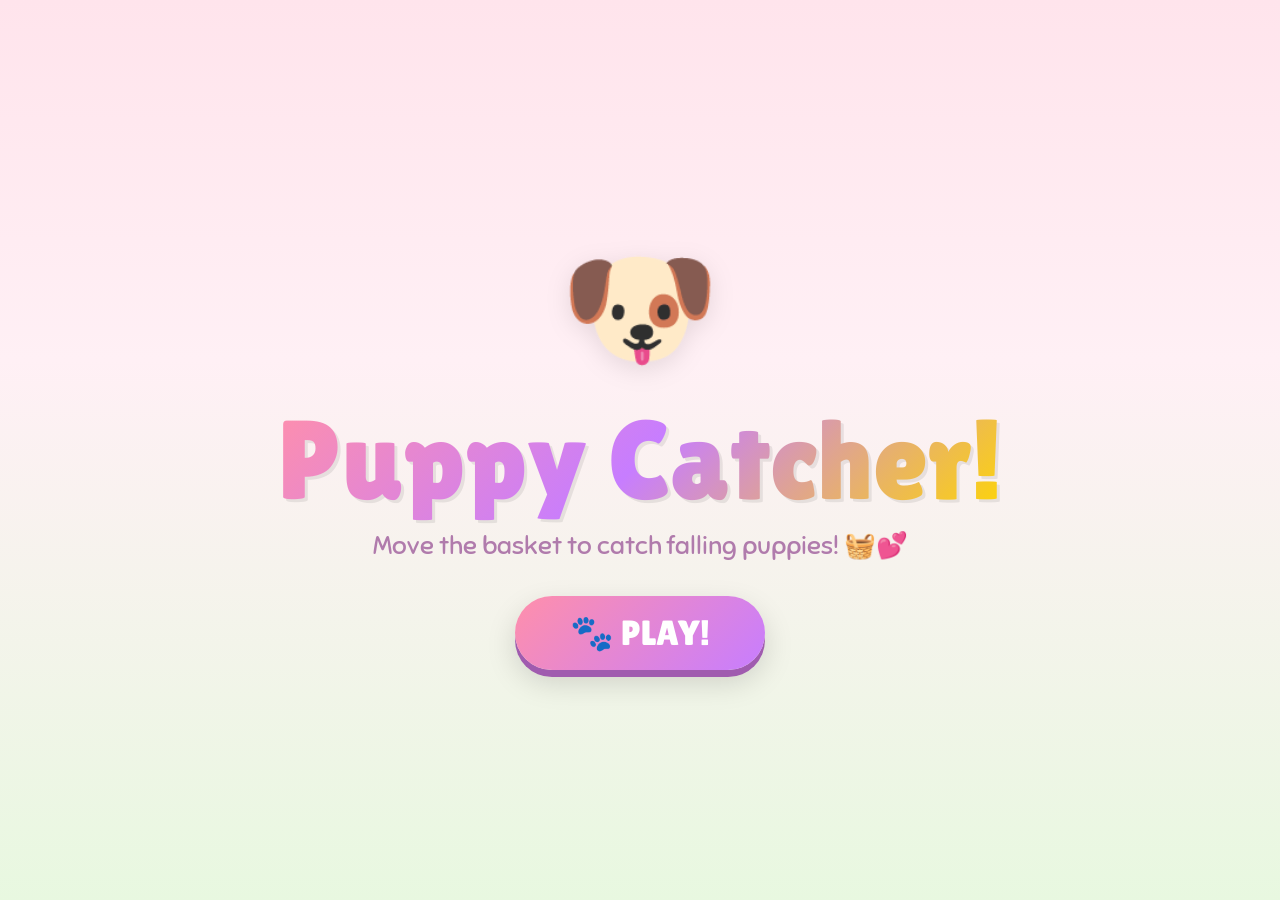
<file: puppy-catcher/index.html>
<!DOCTYPE html>
<html lang="en">
<head>
<meta charset="UTF-8">
<meta name="viewport" content="width=device-width, initial-scale=1.0">
<title>🐶 Puppy Catcher!</title>
<style>
  @import url('https://fonts.googleapis.com/css2?family=Bubblegum+Sans&family=Lilita+One&family=Sniglet:wght@400;800&display=swap');

  * { margin: 0; padding: 0; box-sizing: border-box; }

  :root {
    --sky-top: #87CEEB;
    --sky-bottom: #E0F4FF;
    --grass: #5DBE4A;
    --grass-dark: #4AA33B;
    --wood: #C68B59;
    --wood-dark: #A06F3C;
    --pink: #FF8FAB;
    --gold: #FFD700;
    --heart: #FF4D6D;
  }

  body {
    font-family: 'Sniglet', cursive;
    overflow: hidden;
    height: 100vh; width: 100vw;
    user-select: none; -webkit-user-select: none;
    cursor: none;
  }

  /* ── SPLASH ── */
  #splash {
    position: fixed; inset: 0; z-index: 1000;
    background: linear-gradient(180deg, #FFE4EC 0%, #FFF0F5 40%, #E8F8E0 100%);
    display: flex; flex-direction: column;
    align-items: center; justify-content: center;
    transition: opacity 0.7s, transform 0.7s;
  }
  #splash.hidden { opacity: 0; transform: scale(1.05); pointer-events: none; }

  .splash-puppies {
    font-size: clamp(4rem, 12vw, 8rem);
    animation: puppyWiggle 1s ease-in-out infinite;
    margin-bottom: 10px;
    filter: drop-shadow(0 6px 12px rgba(0,0,0,0.1));
  }
  @keyframes puppyWiggle {
    0%, 100% { transform: rotate(-5deg); }
    50% { transform: rotate(5deg); }
  }

  .splash-title {
    font-family: 'Lilita One', cursive;
    font-size: clamp(3rem, 10vw, 7rem);
    background: linear-gradient(135deg, #FF8FAB, #C77DFF, #FFD700);
    -webkit-background-clip: text; -webkit-text-fill-color: transparent;
    background-clip: text;
    text-shadow: none;
    filter: drop-shadow(3px 3px 0 rgba(0,0,0,0.08));
    line-height: 1.1;
  }
  .splash-sub {
    font-size: clamp(1rem, 3vw, 1.6rem);
    color: #B07BAC;
    margin: 8px 0 35px;
  }
  .start-btn {
    font-family: 'Lilita One', cursive;
    font-size: clamp(1.4rem, 4vw, 2.2rem);
    padding: 16px 55px;
    border: none; border-radius: 60px;
    background: linear-gradient(135deg, #FF8FAB, #C77DFF);
    color: white;
    cursor: pointer;
    box-shadow: 0 7px 0 #A05BAF, 0 12px 30px rgba(0,0,0,0.15);
    transition: transform 0.12s, box-shadow 0.12s;
    animation: btnBounce 2s ease-in-out infinite;
  }
  .start-btn:hover { transform: translateY(-3px); box-shadow: 0 10px 0 #A05BAF, 0 16px 40px rgba(0,0,0,0.2); }
  .start-btn:active { transform: translateY(4px); box-shadow: 0 3px 0 #A05BAF; }
  @keyframes btnBounce { 0%,100%{transform:translateY(0)} 50%{transform:translateY(-6px)} }

  /* ── GAME CANVAS ── */
  #game-canvas {
    position: fixed; inset: 0;
    width: 100%; height: 100%;
  }

  /* ── HUD ── */
  #hud {
    position: fixed; top: 12px; left: 50%; transform: translateX(-50%);
    display: flex; gap: 20px; align-items: center;
    z-index: 200;
    background: rgba(255,255,255,0.9);
    backdrop-filter: blur(8px);
    padding: 8px 28px; border-radius: 50px;
    box-shadow: 0 4px 16px rgba(0,0,0,0.1);
  }
  .hud-item {
    display: flex; align-items: center; gap: 6px;
    font-family: 'Lilita One', cursive;
    font-size: clamp(0.95rem, 2.2vw, 1.5rem);
  }
  .hud-icon { font-size: 1.3em; }
  #hud-score { color: #C77DFF; }
  #hud-timer { color: #FF4D6D; }
  #hud-lives { letter-spacing: 2px; }
  #hud-saved { color: #5DBE4A; }

  /* ── GAME OVER ── */
  #game-over {
    position: fixed; inset: 0;
    background: rgba(0,0,0,0.55);
    backdrop-filter: blur(5px);
    display: none; flex-direction: column;
    align-items: center; justify-content: center;
    z-index: 500;
  }
  #game-over.show { display: flex; }

  .go-card {
    background: linear-gradient(180deg, #FFF5F8, #FFFFFF);
    border-radius: 32px;
    padding: 35px 50px;
    text-align: center;
    box-shadow: 0 20px 60px rgba(0,0,0,0.25);
    animation: cardPop 0.5s cubic-bezier(0.34,1.56,0.64,1) forwards;
    max-width: 92vw;
  }
  @keyframes cardPop { from{transform:scale(0.5);opacity:0} to{transform:scale(1);opacity:1} }

  .go-puppies { font-size: 4rem; margin-bottom: 5px; }
  .go-title {
    font-family: 'Lilita One', cursive;
    font-size: clamp(2rem, 6vw, 3.5rem);
    color: #C77DFF;
  }
  .go-score-line {
    font-family: 'Lilita One', cursive;
    font-size: clamp(2.5rem, 8vw, 5rem);
    color: #FFB347;
    margin: 5px 0;
  }
  .go-msg {
    font-size: clamp(1rem, 2.5vw, 1.3rem);
    color: #B07BAC;
    margin-bottom: 10px;
  }
  .go-stats {
    display: flex; gap: 28px; justify-content: center;
    margin: 15px 0 25px; flex-wrap: wrap;
  }
  .go-stat-val {
    font-family: 'Lilita One', cursive;
    font-size: 1.8rem; color: #C77DFF;
  }
  .go-stat-label { font-size: 0.85rem; color: #C0A0C0; }
  .play-again-btn {
    font-family: 'Lilita One', cursive;
    font-size: 1.5rem; padding: 14px 45px;
    border: none; border-radius: 50px;
    background: linear-gradient(135deg, #FF8FAB, #C77DFF);
    color: white; cursor: pointer;
    box-shadow: 0 5px 0 #A05BAF;
    transition: transform 0.12s;
  }
  .play-again-btn:hover { transform: translateY(-2px); }
  .play-again-btn:active { transform: translateY(3px); box-shadow: 0 2px 0 #A05BAF; }
</style>
</head>
<body>
<a href="../" style="position:fixed;top:12px;left:12px;z-index:1000;text-decoration:none;font-size:28px;background:rgba(255,255,255,0.1);border:1px solid rgba(255,255,255,0.2);border-radius:50%;width:44px;height:44px;display:flex;align-items:center;justify-content:center;touch-action:manipulation;" aria-label="Back to Arcade">🏠</a>

<div id="splash">
  <div class="splash-puppies">🐶</div>
  <div class="splash-title">Puppy Catcher!</div>
  <div class="splash-sub">Move the basket to catch falling puppies! 🧺💕</div>
  <button class="start-btn" onclick="startGame()">🐾 PLAY!</button>
</div>

<canvas id="game-canvas"></canvas>

<div id="hud" style="display:none;">
  <div class="hud-item"><span class="hud-icon">⭐</span> <span id="hud-score">0</span></div>
  <div class="hud-item"><span class="hud-icon">⏱️</span> <span id="hud-timer">60</span></div>
  <div class="hud-item"><span id="hud-lives">❤️❤️❤️</span></div>
  <div class="hud-item"><span class="hud-icon">🐶</span> <span id="hud-saved">0</span></div>
</div>

<div id="game-over">
  <div class="go-card">
    <div class="go-puppies">🐶🐕🐩</div>
    <div class="go-title" id="go-title">Great Job!</div>
    <div class="go-score-line" id="go-score">0</div>
    <div class="go-msg" id="go-msg">The puppies love you!</div>
    <div class="go-stats">
      <div class="go-stat"><div class="go-stat-val" id="stat-saved">0</div><div class="go-stat-label">Puppies Saved</div></div>
      <div class="go-stat"><div class="go-stat-val" id="stat-best-streak">0</div><div class="go-stat-label">Best Streak</div></div>
      <div class="go-stat"><div class="go-stat-val" id="stat-bones">0</div><div class="go-stat-label">Bones Caught</div></div>
    </div>
    <button class="play-again-btn" onclick="restartGame()">🐾 Play Again!</button>
  </div>
</div>

<script>
// ══════════════════════════════════════
//  PUPPY CATCHER — The cutest game ever
// ══════════════════════════════════════

const canvas = document.getElementById('game-canvas');
const c = canvas.getContext('2d');

function resize() { canvas.width = window.innerWidth; canvas.height = window.innerHeight; }
window.addEventListener('resize', resize);
resize();

// ── Audio ──
const AudioCtx = window.AudioContext || window.webkitAudioContext;
let actx;
function initAudio() { if(!actx) actx = new AudioCtx(); }

function sfx(type) {
  if(!actx) return;
  const o = actx.createOscillator();
  const g = actx.createGain();
  o.connect(g).connect(actx.destination);
  if(type==='catch') {
    o.type='sine'; o.frequency.setValueAtTime(523,actx.currentTime);
    o.frequency.exponentialRampToValueAtTime(1047,actx.currentTime+0.1);
    g.gain.setValueAtTime(0.2,actx.currentTime);
    g.gain.exponentialRampToValueAtTime(0.001,actx.currentTime+0.2);
    o.start(); o.stop(actx.currentTime+0.2);
  } else if(type==='bone') {
    o.type='triangle'; o.frequency.setValueAtTime(880,actx.currentTime);
    o.frequency.exponentialRampToValueAtTime(1320,actx.currentTime+0.08);
    g.gain.setValueAtTime(0.15,actx.currentTime);
    g.gain.exponentialRampToValueAtTime(0.001,actx.currentTime+0.15);
    o.start(); o.stop(actx.currentTime+0.15);
  } else if(type==='miss') {
    o.type='sawtooth'; o.frequency.setValueAtTime(300,actx.currentTime);
    o.frequency.exponentialRampToValueAtTime(100,actx.currentTime+0.3);
    g.gain.setValueAtTime(0.12,actx.currentTime);
    g.gain.exponentialRampToValueAtTime(0.001,actx.currentTime+0.35);
    o.start(); o.stop(actx.currentTime+0.35);
  } else if(type==='woof') {
    // Two-tone bark
    o.type='square'; o.frequency.setValueAtTime(250,actx.currentTime);
    o.frequency.setValueAtTime(180,actx.currentTime+0.06);
    g.gain.setValueAtTime(0.08,actx.currentTime);
    g.gain.exponentialRampToValueAtTime(0.001,actx.currentTime+0.12);
    o.start(); o.stop(actx.currentTime+0.12);
  }
}

// ── Puppies (emoji art!) ──
const PUPPY_TYPES = [
  { emoji: '🐶', name: 'puppy', points: 10 },
  { emoji: '🐕', name: 'doggo', points: 15 },
  { emoji: '🐩', name: 'poodle', points: 20 },
  { emoji: '🦮', name: 'guide dog', points: 15 },
  { emoji: '🐕‍🦺', name: 'service pup', points: 20 },
];
const BONE = { emoji: '🦴', name: 'bone', points: 25 };
const HEART = { emoji: '💖', name: 'heart', points: 0 }; // extra life

// ── State ──
let score, lives, timeLeft, saved, streak, bestStreak, bonesCollected;
let basketX, basketTargetX, basketW, basketH, basketY;
let puppies, particles, floatingTexts;
let gameRunning, lastTime, spawnAcc, spawnRate;
let cloudX1, cloudX2, cloudX3;
let grassWave;
let mouseX = 0;

// ── Game Objects ──
function createPuppy() {
  const W = canvas.width;
  let type;
  const r = Math.random();
  if (r < 0.06) type = HEART;       // 6% extra life
  else if (r < 0.18) type = BONE;   // 12% bone
  else type = PUPPY_TYPES[Math.floor(Math.random() * PUPPY_TYPES.length)];

  const size = 38 + Math.random() * 18;
  return {
    x: 40 + Math.random() * (W - 80),
    y: -size,
    size,
    speed: 1.2 + Math.random() * 1.5 + Math.max(0, (60 - timeLeft) * 0.03),
    wobblePhase: Math.random() * Math.PI * 2,
    wobbleAmp: 15 + Math.random() * 20,
    rotation: 0,
    rotSpeed: (Math.random() - 0.5) * 2,
    type,
    caught: false,
  };
}

function spawnParticles(x, y, emoji, count) {
  for (let i = 0; i < count; i++) {
    const angle = (i / count) * Math.PI * 2 + Math.random() * 0.5;
    particles.push({
      x, y,
      vx: Math.cos(angle) * (2 + Math.random() * 3),
      vy: Math.sin(angle) * (2 + Math.random() * 3) - 2,
      life: 1,
      emoji: emoji || '✨',
      size: 14 + Math.random() * 10,
    });
  }
}

function addFloatingText(x, y, text, color) {
  floatingTexts.push({ x, y, text, color, life: 1 });
}

// ── Draw helpers ──
function drawSky() {
  const grad = c.createLinearGradient(0, 0, 0, canvas.height);
  grad.addColorStop(0, '#87CEEB');
  grad.addColorStop(0.65, '#E0F4FF');
  grad.addColorStop(0.85, '#C8E6C9');
  grad.addColorStop(1, '#5DBE4A');
  c.fillStyle = grad;
  c.fillRect(0, 0, canvas.width, canvas.height);
}

function drawClouds(dt) {
  c.font = `${Math.max(50, canvas.width * 0.05)}px serif`;
  c.globalAlpha = 0.5;
  cloudX1 = (cloudX1 + dt * 12) % (canvas.width + 200);
  cloudX2 = (cloudX2 + dt * 8) % (canvas.width + 200);
  cloudX3 = (cloudX3 + dt * 15) % (canvas.width + 200);
  c.fillText('☁️', cloudX1 - 100, canvas.height * 0.12);
  c.fillText('☁️', cloudX2 - 100, canvas.height * 0.22);
  c.fillText('⛅', cloudX3 - 100, canvas.height * 0.07);
  c.globalAlpha = 1;
}

function drawGrass() {
  const W = canvas.width, H = canvas.height;
  const grassTop = H * 0.88;
  // Green hill
  c.fillStyle = '#5DBE4A';
  c.beginPath();
  c.moveTo(0, grassTop);
  for (let x = 0; x <= W; x += 30) {
    c.lineTo(x, grassTop + Math.sin(x * 0.02 + grassWave) * 6);
  }
  c.lineTo(W, H); c.lineTo(0, H);
  c.closePath(); c.fill();

  // Darker bottom
  c.fillStyle = '#4AA33B';
  c.fillRect(0, H * 0.93, W, H * 0.07);

  // Little flowers
  c.font = '16px serif';
  for (let i = 0; i < 12; i++) {
    const fx = (i * W / 12 + 20) % W;
    const fy = grassTop + 10 + Math.sin(fx * 0.05) * 4;
    c.fillText(i % 3 === 0 ? '🌼' : i % 3 === 1 ? '🌸' : '🌻', fx, fy);
  }
}

function drawBasket() {
  const W = canvas.width, H = canvas.height;
  basketW = Math.max(90, W * 0.12);
  basketH = basketW * 0.55;
  basketY = H * 0.82;

  // Smooth movement
  basketX += (basketTargetX - basketX) * 0.18;
  const bx = basketX - basketW / 2;
  const by = basketY;

  // Shadow
  c.fillStyle = 'rgba(0,0,0,0.08)';
  c.beginPath();
  c.ellipse(basketX, by + basketH + 4, basketW * 0.45, 6, 0, 0, Math.PI * 2);
  c.fill();

  // Basket body
  const grad = c.createLinearGradient(bx, by, bx, by + basketH);
  grad.addColorStop(0, '#DBA46A');
  grad.addColorStop(0.5, '#C68B59');
  grad.addColorStop(1, '#A06F3C');
  c.fillStyle = grad;

  // Rounded basket shape
  c.beginPath();
  c.moveTo(bx + 8, by);
  c.lineTo(bx + basketW - 8, by);
  c.quadraticCurveTo(bx + basketW + 4, by + basketH * 0.5, bx + basketW - 15, by + basketH);
  c.lineTo(bx + 15, by + basketH);
  c.quadraticCurveTo(bx - 4, by + basketH * 0.5, bx + 8, by);
  c.closePath(); c.fill();

  // Basket rim
  c.fillStyle = '#DBA46A';
  c.beginPath();
  c.ellipse(basketX, by, basketW / 2, 10, 0, 0, Math.PI * 2);
  c.fill();
  c.strokeStyle = '#A06F3C'; c.lineWidth = 2;
  c.stroke();

  // Weave lines
  c.strokeStyle = 'rgba(255,255,255,0.2)'; c.lineWidth = 1.5;
  for (let i = 1; i < 4; i++) {
    const ly = by + (basketH / 4) * i;
    c.beginPath();
    c.moveTo(bx + 12, ly);
    c.lineTo(bx + basketW - 12, ly);
    c.stroke();
  }

  // Cute face on basket
  c.font = `${Math.max(16, basketW * 0.18)}px serif`;
  c.textAlign = 'center';
  c.fillText('😊', basketX, by + basketH * 0.65);
}

function drawPuppies() {
  puppies.forEach(p => {
    if (p.caught) return;
    c.save();
    c.translate(p.x, p.y);
    c.rotate(p.rotation * Math.PI / 180);
    c.font = `${p.size}px serif`;
    c.textAlign = 'center'; c.textBaseline = 'middle';

    // Glow under puppy
    if (p.type === HEART) {
      c.shadowColor = '#FF4D6D';
      c.shadowBlur = 20;
    } else if (p.type === BONE) {
      c.shadowColor = '#FFD700';
      c.shadowBlur = 15;
    }

    c.fillText(p.type.emoji, 0, 0);
    c.restore();
  });
}

function drawParticles() {
  particles.forEach(p => {
    c.globalAlpha = p.life;
    c.font = `${p.size * p.life}px serif`;
    c.textAlign = 'center'; c.textBaseline = 'middle';
    c.fillText(p.emoji, p.x, p.y);
  });
  c.globalAlpha = 1;
}

function drawFloatingTexts() {
  floatingTexts.forEach(ft => {
    c.globalAlpha = ft.life;
    c.font = `bold ${24 + (1 - ft.life) * 10}px 'Lilita One', cursive`;
    c.textAlign = 'center';
    c.fillStyle = ft.color;
    c.strokeStyle = 'white'; c.lineWidth = 3;
    c.strokeText(ft.text, ft.x, ft.y);
    c.fillText(ft.text, ft.x, ft.y);
  });
  c.globalAlpha = 1;
}

// ── Custom cursor (paw!) ──
function drawCursor() {
  c.font = '30px serif';
  c.textAlign = 'center'; c.textBaseline = 'middle';
  c.fillText('🐾', mouseX, canvas.height * 0.5 > basketY ? basketY - 20 : mouseX); // just show on top area
}

// ── Update ──
function update(dt) {
  grassWave += dt * 1.5;

  // Spawn
  spawnAcc += dt;
  if (spawnAcc >= spawnRate) {
    spawnAcc = 0;
    puppies.push(createPuppy());
    // Gradually increase difficulty
    spawnRate = Math.max(0.4, 1.2 - (60 - timeLeft) * 0.012);
  }

  // Move puppies
  puppies.forEach(p => {
    if (p.caught) return;
    p.y += p.speed * dt * 60;
    p.x += Math.sin(p.wobblePhase + p.y * 0.02) * p.wobbleAmp * dt;
    p.rotation += p.rotSpeed * dt * 60;

    // Check catch
    const dx = Math.abs(p.x - basketX);
    const dy = p.y - basketY;
    if (dx < basketW * 0.45 && dy > -10 && dy < basketH * 0.6) {
      p.caught = true;
      if (p.type === HEART) {
        lives = Math.min(lives + 1, 5);
        updateLivesDisplay();
        spawnParticles(p.x, basketY, '💕', 8);
        addFloatingText(p.x, basketY - 30, '+❤️', '#FF4D6D');
        sfx('catch');
      } else if (p.type === BONE) {
        score += BONE.points;
        bonesCollected++;
        spawnParticles(p.x, basketY, '⭐', 6);
        addFloatingText(p.x, basketY - 30, '+' + BONE.points, '#FFD700');
        sfx('bone');
      } else {
        score += p.type.points * (1 + Math.floor(streak / 5));
        saved++;
        streak++;
        if (streak > bestStreak) bestStreak = streak;
        const bonus = streak >= 5 ? ' 🔥' : '';
        spawnParticles(p.x, basketY, '🐾', 5);
        addFloatingText(p.x, basketY - 30, '+' + p.type.points + bonus, '#C77DFF');
        sfx('catch');
        if (streak % 5 === 0) sfx('woof');
      }
      document.getElementById('hud-score').textContent = score;
      document.getElementById('hud-saved').textContent = saved;
    }

    // Miss — fell off screen
    if (p.y > canvas.height + 30 && !p.caught) {
      p.caught = true; // mark as done
      if (p.type !== BONE && p.type !== HEART) {
        lives--;
        streak = 0;
        updateLivesDisplay();
        sfx('miss');
        // sad particles
        spawnParticles(p.x, canvas.height * 0.88, '😢', 3);
        if (lives <= 0) { endGame(); return; }
      }
    }
  });

  // Clean up caught puppies
  puppies = puppies.filter(p => !p.caught || p.y <= canvas.height + 30);

  // Particles
  particles.forEach(p => {
    p.x += p.vx;
    p.y += p.vy;
    p.vy += 0.1;
    p.life -= dt * 2.2;
  });
  particles = particles.filter(p => p.life > 0);

  // Floating texts
  floatingTexts.forEach(ft => {
    ft.y -= dt * 50;
    ft.life -= dt * 1.5;
  });
  floatingTexts = floatingTexts.filter(ft => ft.life > 0);
}

function updateLivesDisplay() {
  let s = '';
  for (let i = 0; i < lives; i++) s += '❤️';
  for (let i = lives; i < 3; i++) s += '🤍';
  document.getElementById('hud-lives').innerHTML = s;
}

// ── Main Loop ──
function gameLoop(timestamp) {
  if (!gameRunning) return;
  if (!lastTime) lastTime = timestamp;
  const dt = Math.min((timestamp - lastTime) / 1000, 0.05);
  lastTime = timestamp;

  c.clearRect(0, 0, canvas.width, canvas.height);

  drawSky();
  drawClouds(dt);
  drawGrass();
  drawPuppies();
  drawBasket();
  drawParticles();
  drawFloatingTexts();

  update(dt);
  requestAnimationFrame(gameLoop);
}

// ── Timer ──
let timerInterval;
function tickTimer() {
  timeLeft--;
  document.getElementById('hud-timer').textContent = timeLeft;
  if (timeLeft <= 10) document.getElementById('hud-timer').style.color = '#FF4D6D';
  if (timeLeft <= 0) endGame();
}

// ── Mouse / Touch ──
function handleMove(x) {
  mouseX = x;
  basketTargetX = Math.max(basketW / 2, Math.min(canvas.width - basketW / 2, x));
}
window.addEventListener('mousemove', e => handleMove(e.clientX));
window.addEventListener('touchmove', e => { e.preventDefault(); handleMove(e.touches[0].clientX); }, { passive: false });
window.addEventListener('touchstart', e => handleMove(e.touches[0].clientX));

// ── Start / End ──
function startGame() {
  initAudio();
  document.getElementById('splash').classList.add('hidden');
  setTimeout(() => document.getElementById('splash').style.display = 'none', 700);
  document.getElementById('hud').style.display = 'flex';

  score = 0; lives = 3; timeLeft = 60; saved = 0; streak = 0; bestStreak = 0; bonesCollected = 0;
  basketX = canvas.width / 2; basketTargetX = canvas.width / 2;
  puppies = []; particles = []; floatingTexts = [];
  spawnAcc = 0; spawnRate = 1.2; lastTime = 0;
  cloudX1 = 100; cloudX2 = canvas.width * 0.5; cloudX3 = canvas.width * 0.8;
  grassWave = 0;
  gameRunning = true;

  document.getElementById('hud-score').textContent = '0';
  document.getElementById('hud-timer').textContent = '60';
  document.getElementById('hud-timer').style.color = '';
  document.getElementById('hud-saved').textContent = '0';
  updateLivesDisplay();

  timerInterval = setInterval(tickTimer, 1000);
  requestAnimationFrame(gameLoop);
}

function endGame() {
  gameRunning = false;
  clearInterval(timerInterval);

  document.getElementById('go-score').textContent = score;
  document.getElementById('stat-saved').textContent = saved;
  document.getElementById('stat-best-streak').textContent = bestStreak;
  document.getElementById('stat-bones').textContent = bonesCollected;

  const titles = saved >= 30 ? 'Puppy Hero!! 🏆' : saved >= 20 ? 'Super Catcher! 🌟' : saved >= 10 ? 'Great Job! 🎉' : 'Nice Try! 💪';
  const msgs = [
    'The puppies are so happy!',
    'Sofia & Ethan saved the day!',
    'Every puppy found a home! 🏠',
    'Woof woof! That means THANK YOU! 🐾',
    'You\'re the best puppy catchers ever!',
  ];
  document.getElementById('go-title').textContent = titles;
  document.getElementById('go-msg').textContent = msgs[Math.floor(Math.random() * msgs.length)];
  document.getElementById('game-over').classList.add('show');
}

function restartGame() {
  document.getElementById('game-over').classList.remove('show');
  setTimeout(startGame, 300);
}

// ── Idle background animation on splash ──
function splashBg() {
  if (gameRunning) return;
  c.clearRect(0, 0, canvas.width, canvas.height);
  drawSky();
  grassWave = (grassWave || 0) + 0.02;
  cloudX1 = ((cloudX1 || 100) + 0.15) % (canvas.width + 200);
  cloudX2 = ((cloudX2 || 400) + 0.1) % (canvas.width + 200);
  cloudX3 = ((cloudX3 || 700) + 0.2) % (canvas.width + 200);
  drawClouds(0.016);
  drawGrass();
  requestAnimationFrame(splashBg);
}
grassWave = 0; cloudX1 = 100; cloudX2 = canvas.width * 0.5; cloudX3 = canvas.width * 0.8;
splashBg();
</script>
</body>
</html>
</file>
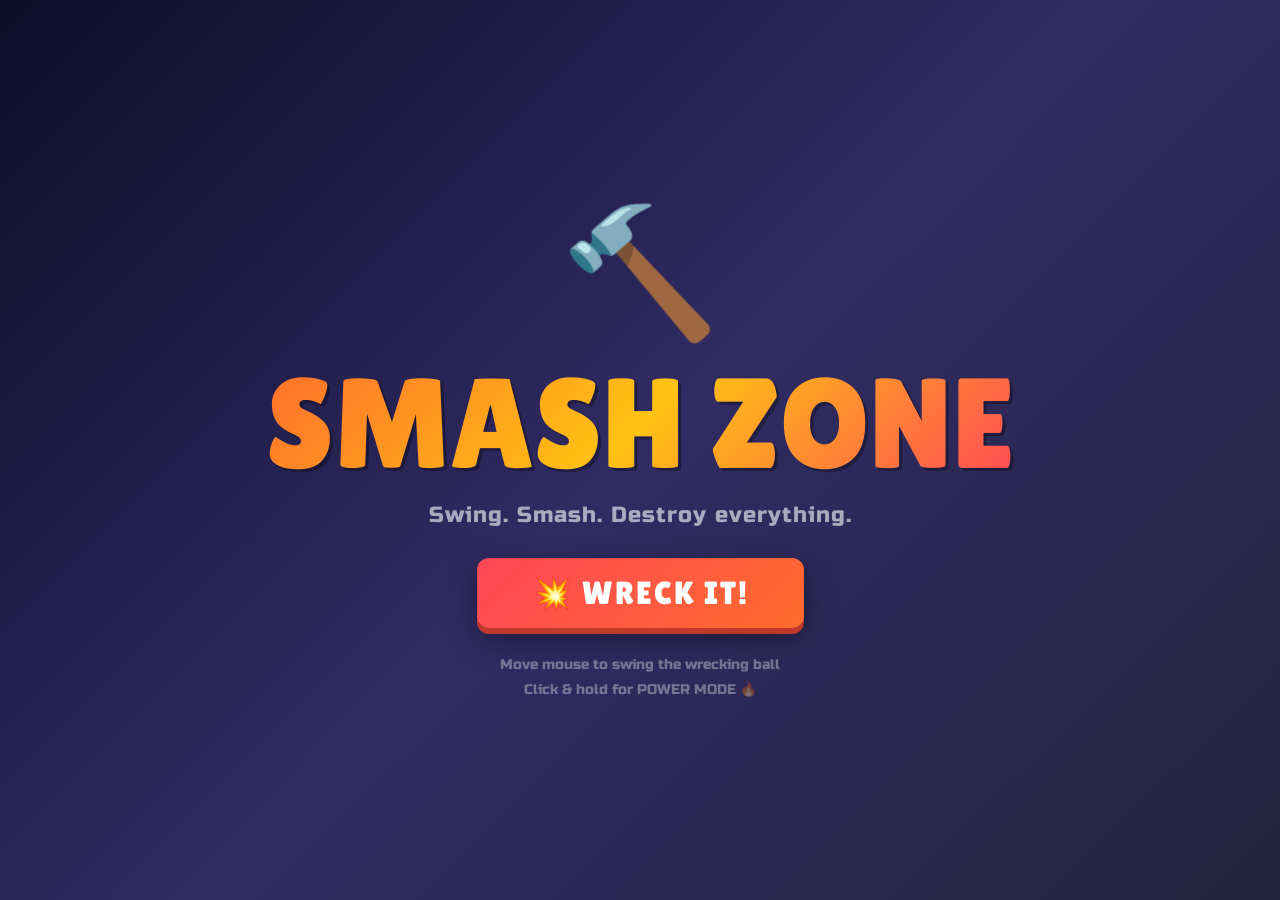
<file: smash-zone/index.html>
<!DOCTYPE html>
<html lang="en">
<head>
<meta charset="UTF-8">
<meta name="viewport" content="width=device-width, initial-scale=1.0">
<title>💥 SMASH ZONE!</title>
<style>
  @import url('https://fonts.googleapis.com/css2?family=Lilita+One&family=Russo+One&display=swap');
  *{margin:0;padding:0;box-sizing:border-box}
  body{overflow:hidden;height:100vh;width:100vw;background:#1a1a2e;cursor:none;user-select:none;-webkit-user-select:none;font-family:'Russo One',sans-serif}
  canvas{display:block}

  #splash{position:fixed;inset:0;z-index:1000;background:linear-gradient(135deg,#0f0c29,#302b63,#24243e);display:flex;flex-direction:column;align-items:center;justify-content:center;transition:opacity .6s,transform .6s}
  #splash.hidden{opacity:0;transform:scale(1.05);pointer-events:none}
  .s-icon{font-size:clamp(4rem,12vw,8rem);animation:smashPulse 1.2s ease-in-out infinite}
  @keyframes smashPulse{0%,100%{transform:scale(1) rotate(-5deg)}50%{transform:scale(1.15) rotate(5deg)}}
  .s-title{font-family:'Lilita One',cursive;font-size:clamp(3.5rem,11vw,8rem);background:linear-gradient(135deg,#FF6B2C,#FFC312,#FF4757);-webkit-background-clip:text;-webkit-text-fill-color:transparent;background-clip:text;filter:drop-shadow(3px 3px 0 rgba(0,0,0,0.3));line-height:1.1}
  .s-sub{font-size:clamp(.9rem,2.5vw,1.4rem);color:rgba(255,255,255,0.6);margin:8px 0 30px;letter-spacing:1px}
  .s-btn{font-family:'Lilita One',cursive;font-size:clamp(1.3rem,3.5vw,2rem);padding:16px 55px;border:none;border-radius:12px;background:linear-gradient(135deg,#FF4757,#FF6B2C);color:white;cursor:pointer;box-shadow:0 6px 0 #c0392b,0 10px 30px rgba(0,0,0,0.4);transition:transform .12s,box-shadow .12s;text-transform:uppercase;letter-spacing:2px}
  .s-btn:hover{transform:translateY(-2px);box-shadow:0 8px 0 #c0392b,0 14px 40px rgba(0,0,0,0.5)}
  .s-btn:active{transform:translateY(4px);box-shadow:0 2px 0 #c0392b}
  .s-controls{margin-top:25px;color:rgba(255,255,255,0.35);font-size:.85rem;text-align:center;line-height:1.8}

  #hud{position:fixed;top:12px;left:50%;transform:translateX(-50%);display:none;gap:20px;align-items:center;z-index:200;background:rgba(0,0,0,0.7);backdrop-filter:blur(8px);padding:8px 24px;border-radius:10px;border:1px solid rgba(255,255,255,0.1)}
  .h-item{display:flex;align-items:center;gap:6px;font-size:clamp(.85rem,2vw,1.2rem);color:rgba(255,255,255,0.8)}
  .h-val{color:#FFC312;font-family:'Lilita One',cursive;font-size:1.3em}
  #destruction-bar{width:clamp(100px,20vw,200px);height:12px;background:rgba(255,255,255,0.1);border-radius:6px;overflow:hidden}
  #destruction-fill{height:100%;width:0%;background:linear-gradient(90deg,#FF4757,#FFC312);border-radius:6px;transition:width .3s}

  #level-banner{position:fixed;top:50%;left:50%;transform:translate(-50%,-50%);z-index:300;display:none;text-align:center}
  .lb-title{font-family:'Lilita One',cursive;font-size:clamp(3rem,8vw,5rem);color:white;text-shadow:0 4px 20px rgba(0,0,0,0.5);animation:lbPop .5s cubic-bezier(.34,1.56,.64,1)}
  .lb-sub{font-size:1.2rem;color:rgba(255,255,255,0.6);margin-top:8px}
  @keyframes lbPop{from{transform:scale(0);opacity:0}to{transform:scale(1);opacity:1}}

  #next-btn{position:fixed;bottom:30px;right:30px;z-index:200;display:none;font-family:'Lilita One',cursive;font-size:1.3rem;padding:12px 35px;border:none;border-radius:10px;background:linear-gradient(135deg,#2ED573,#1E90FF);color:white;cursor:pointer;box-shadow:0 4px 0 rgba(0,0,0,0.2);transition:transform .12s;animation:btnPulse 2s ease-in-out infinite}
  #next-btn:active{transform:translateY(3px)}
  @keyframes btnPulse{0%,100%{transform:scale(1)}50%{transform:scale(1.05)}}

  /* ── UPGRADE SCREEN ── */
  #upgrade-screen{position:fixed;inset:0;z-index:400;display:none;flex-direction:column;align-items:center;justify-content:center;background:rgba(0,0,0,0.85);backdrop-filter:blur(10px);cursor:default}
  #upgrade-screen.visible{display:flex}
  .up-points{font-family:'Lilita One',cursive;font-size:clamp(1.8rem,4vw,2.5rem);color:#FFC312;margin-bottom:24px;text-shadow:0 2px 10px rgba(255,195,18,0.4)}
  .up-title{font-family:'Lilita One',cursive;font-size:clamp(2rem,5vw,3rem);color:white;margin-bottom:8px}
  .up-subtitle{color:rgba(255,255,255,0.5);margin-bottom:28px;font-size:clamp(0.8rem,2vw,1rem)}
  .up-grid{display:grid;grid-template-columns:repeat(4,1fr);gap:16px;max-width:800px;width:90%;margin-bottom:32px}
  @media(max-width:600px){.up-grid{grid-template-columns:repeat(2,1fr)}}
  .up-card{background:rgba(255,255,255,0.07);border:2px solid rgba(255,255,255,0.12);border-radius:14px;padding:18px 14px;text-align:center;transition:transform .15s,border-color .15s}
  .up-card:hover{transform:translateY(-3px);border-color:rgba(255,255,255,0.25)}
  .up-card .icon{font-size:2.2rem;margin-bottom:6px}
  .up-card .name{font-family:'Lilita One',cursive;font-size:1.1rem;color:white;margin-bottom:4px}
  .up-card .tier{font-size:.8rem;color:rgba(255,255,255,0.5);margin-bottom:8px}
  .up-card .pips{display:flex;justify-content:center;gap:5px;margin-bottom:10px}
  .up-card .pip{width:10px;height:10px;border-radius:50%;background:rgba(255,255,255,0.15);border:1px solid rgba(255,255,255,0.25)}
  .up-card .pip.filled{background:#FFC312;border-color:#FFC312}
  .up-card .buy-btn{font-family:'Lilita One',cursive;font-size:.95rem;padding:8px 18px;border:none;border-radius:8px;background:linear-gradient(135deg,#2ED573,#1E90FF);color:white;cursor:pointer;transition:transform .1s,box-shadow .1s;box-shadow:0 3px 0 rgba(0,0,0,0.2)}
  .up-card .buy-btn:active{transform:translateY(2px);box-shadow:0 1px 0 rgba(0,0,0,0.2)}
  .up-card .buy-btn.maxed{background:linear-gradient(135deg,#666,#888);cursor:default;opacity:0.5}
  .up-card .buy-btn.cant-afford{background:linear-gradient(135deg,#555,#444);cursor:default;opacity:0.4;color:rgba(255,255,255,0.5)}
  .up-card.disabled-card{opacity:0.5}
  .up-card .buy-btn.shake{animation:btnShake .4s ease-in-out}
  @keyframes btnShake{0%,100%{transform:translateX(0)}20%{transform:translateX(-6px)}40%{transform:translateX(6px)}60%{transform:translateX(-4px)}80%{transform:translateX(4px)}}
  .up-next{font-family:'Lilita One',cursive;font-size:clamp(1.2rem,3vw,1.6rem);padding:14px 50px;border:none;border-radius:12px;background:linear-gradient(135deg,#FF4757,#FF6B2C);color:white;cursor:pointer;box-shadow:0 5px 0 #c0392b;transition:transform .12s;text-transform:uppercase;letter-spacing:2px}
  .up-next:hover{transform:translateY(-2px)}
  .up-next:active{transform:translateY(3px);box-shadow:0 2px 0 #c0392b}
</style>
</head>
<body>
<a href="../" style="position:fixed;top:12px;left:12px;z-index:1000;text-decoration:none;font-size:28px;background:rgba(255,255,255,0.1);border:1px solid rgba(255,255,255,0.2);border-radius:50%;width:44px;height:44px;display:flex;align-items:center;justify-content:center;touch-action:manipulation;" aria-label="Back to Arcade">🏠</a>

<div id="splash">
  <div class="s-icon">🔨</div>
  <div class="s-title">SMASH ZONE</div>
  <div class="s-sub">Swing. Smash. Destroy everything.</div>
  <button class="s-btn" onclick="init()">💥 WRECK IT!</button>
  <div class="s-controls">Move mouse to swing the wrecking ball<br>Click & hold for POWER MODE 🔥</div>
</div>

<canvas id="c"></canvas>

<div id="hud">
  <div class="h-item">💰 <span class="h-val" id="h-points">0</span></div>
  <div class="h-item">💥 <span class="h-val" id="h-score">0</span></div>
  <div class="h-item">🏗️ <span class="h-val" id="h-level">1</span></div>
  <div class="h-item" style="gap:10px">
    <span>DESTROYED</span>
    <div id="destruction-bar"><div id="destruction-fill"></div></div>
    <span class="h-val" id="h-pct">0%</span>
  </div>
</div>

<div id="level-banner">
  <div class="lb-title" id="lb-title">LEVEL 1</div>
  <div class="lb-sub" id="lb-sub">Glass Tower</div>
</div>

<button id="next-btn" onclick="nextLevel()">NEXT LEVEL ➜</button>

<div id="upgrade-screen">
  <div class="up-title">UPGRADES</div>
  <div class="up-subtitle">Spend points to power up your wrecking ball</div>
  <div class="up-points" id="up-points">💰 0</div>
  <div class="up-grid" id="up-grid"></div>
  <button class="up-next" onclick="closeUpgradeScreen()">NEXT LEVEL ➜</button>
</div>

<script>
// ═══════════════════════════════════════════
//  SMASH ZONE — Physics Destruction Engine
// ═══════════════════════════════════════════

const cv = document.getElementById('c');
const c = cv.getContext('2d');
let W, H;
function resize() { W = cv.width = innerWidth; H = cv.height = innerHeight; }
addEventListener('resize', resize); resize();

// ── AUDIO ENGINE ──
const AC = window.AudioContext || window.webkitAudioContext;
let ac;
function initAudio() { if (!ac) ac = new AC(); }

function noise(duration, freq, type, vol = 0.15) {
  if (!ac) return;
  const o = ac.createOscillator();
  const g = ac.createGain();
  const f = ac.createBiquadFilter();
  f.type = 'lowpass';
  f.frequency.setValueAtTime(freq, ac.currentTime);
  f.frequency.exponentialRampToValueAtTime(80, ac.currentTime + duration);
  o.type = type;
  o.frequency.setValueAtTime(freq, ac.currentTime);
  if (type === 'sawtooth' || type === 'square') {
    o.frequency.exponentialRampToValueAtTime(30, ac.currentTime + duration);
  }
  g.gain.setValueAtTime(vol, ac.currentTime);
  g.gain.exponentialRampToValueAtTime(0.001, ac.currentTime + duration);
  o.connect(f).connect(g).connect(ac.destination);
  o.start(); o.stop(ac.currentTime + duration);
}

function playGlassBreak(force) {
  const v = Math.min(0.2, force * 0.003);
  for (let i = 0; i < 3; i++) {
    setTimeout(() => {
      noise(0.08 + Math.random() * 0.06, 3000 + Math.random() * 4000, 'sine', v * 0.7);
      noise(0.04, 6000 + Math.random() * 3000, 'square', v * 0.3);
    }, i * 15);
  }
  noise(0.12, 800 + Math.random() * 400, 'sawtooth', v * 0.5);
}

function playWoodBreak(force) {
  const v = Math.min(0.2, force * 0.004);
  noise(0.15, 200 + Math.random() * 150, 'sawtooth', v);
  noise(0.08, 400 + Math.random() * 200, 'square', v * 0.6);
  setTimeout(() => noise(0.1, 150, 'triangle', v * 0.4), 30);
}

function playBrickBreak(force) {
  const v = Math.min(0.22, force * 0.005);
  noise(0.2, 100 + Math.random() * 80, 'sawtooth', v);
  noise(0.15, 60, 'square', v * 0.8);
  setTimeout(() => noise(0.12, 80 + Math.random() * 40, 'triangle', v * 0.5), 40);
}

function playSquishBreak(force) {
  if (!ac) return;
  const v = Math.min(0.25, force * 0.005);
  // Low-frequency squelch with pitch bend
  const o = ac.createOscillator();
  const g = ac.createGain();
  o.type = 'sine';
  o.frequency.setValueAtTime(180, ac.currentTime);
  o.frequency.exponentialRampToValueAtTime(60, ac.currentTime + 0.15);
  g.gain.setValueAtTime(v, ac.currentTime);
  g.gain.exponentialRampToValueAtTime(0.001, ac.currentTime + 0.2);
  o.connect(g).connect(ac.destination);
  o.start(); o.stop(ac.currentTime + 0.2);
  // Bubbly overtone
  setTimeout(() => {
    noise(0.08, 300 + Math.random() * 100, 'sine', v * 0.5);
    noise(0.06, 150 + Math.random() * 80, 'triangle', v * 0.3);
  }, 20);
}

function playImpact(force) {
  const v = Math.min(0.12, force * 0.002);
  noise(0.1, 120, 'sine', v);
}

// ── MATERIALS ──
const SQUISHY_COLORS = ['#44FF44', '#FF44AA', '#AA44FF', '#FF8800', '#44FFDD', '#FF44FF'];
const MAT = {
  glass: {
    hp: 12, density: 0.8, color: 'rgba(150,220,255,0.55)', stroke: 'rgba(180,230,255,0.7)',
    shardColor: () => `rgba(${170+Math.random()*60},${220+Math.random()*35},255,${0.4+Math.random()*0.4})`,
    shards: 12, sfx: playGlassBreak, label: 'Glass',
    fill: (x, y, w, h) => {
      const g = c.createLinearGradient(x, y, x + w, y + h);
      g.addColorStop(0, 'rgba(180,235,255,0.6)');
      g.addColorStop(0.5, 'rgba(140,210,250,0.35)');
      g.addColorStop(1, 'rgba(180,235,255,0.55)');
      return g;
    }
  },
  wood: {
    hp: 25, density: 1.2, color: '#A0724A', stroke: '#7A5533',
    shardColor: () => `hsl(${28+Math.random()*12},${50+Math.random()*20}%,${35+Math.random()*20}%)`,
    shards: 7, sfx: playWoodBreak, label: 'Wood',
    fill: (x, y, w, h) => {
      const g = c.createLinearGradient(x, y, x + w, y);
      g.addColorStop(0, '#B8845A'); g.addColorStop(0.3, '#A0724A');
      g.addColorStop(0.6, '#C09060'); g.addColorStop(1, '#A0724A');
      return g;
    }
  },
  brick: {
    hp: 45, density: 2, color: '#C0503C', stroke: '#8B3626',
    shardColor: () => `hsl(${8+Math.random()*10},${55+Math.random()*20}%,${30+Math.random()*15}%)`,
    shards: 8, sfx: playBrickBreak, label: 'Brick',
    fill: (x, y, w, h) => {
      const g = c.createLinearGradient(x, y, x, y + h);
      g.addColorStop(0, '#D06050'); g.addColorStop(0.5, '#B04535');
      g.addColorStop(1, '#C05545');
      return g;
    }
  },
  stone: {
    hp: 70, density: 3, color: '#888', stroke: '#666',
    shardColor: () => `hsl(0,0%,${35+Math.random()*25}%)`,
    shards: 6, sfx: playBrickBreak, label: 'Stone',
    fill: (x, y, w, h) => {
      const g = c.createLinearGradient(x, y, x, y + h);
      g.addColorStop(0, '#999'); g.addColorStop(0.5, '#777'); g.addColorStop(1, '#888');
      return g;
    }
  },
  squishy: {
    hp: 8, density: 0.5, color: '#44FF44', stroke: '#22CC22',
    shardColor: () => SQUISHY_COLORS[Math.floor(Math.random() * SQUISHY_COLORS.length)],
    shards: 8, sfx: playSquishBreak, label: 'Squishy',
    fill: (x, y, w, h) => {
      const g = c.createRadialGradient(x + w/2, y + h/2, 0, x + w/2, y + h/2, Math.max(w, h));
      // Pick a random-ish bright color based on block position (deterministic per block)
      const ci = Math.floor((x * 7 + y * 13) % SQUISHY_COLORS.length);
      const col = SQUISHY_COLORS[ci];
      g.addColorStop(0, col);
      g.addColorStop(1, col + 'AA');
      return g;
    }
  }
};

// ── PHYSICS CONSTANTS ──
const GRAVITY = 0.65;
const FRICTION = 0.997;
const GROUND_BOUNCE = 0.2;
const DEBRIS_LIMIT = 300;

// ── UPGRADE SYSTEM ──
const UPGRADES = {
  ballSize:  { name: 'Ball Size',   icon: '🔴', tiers: [34, 42, 52, 64],      costs: [100, 300, 600] },
  ballWeight:{ name: 'Ball Weight',  icon: '🏋️', tiers: [1.0, 1.4, 1.9, 2.5],  costs: [100, 300, 600] },
  powerMode: { name: 'Power Mode',  icon: '🔥', tiers: [3.0, 4.5, 6.0, 8.0],  costs: [150, 400, 800] },
  chainLen:  { name: 'Chain Length', icon: '⛓️', tiers: [12, 14, 16, 18],      costs: [100, 250, 500] },
};
let upgradeLevels = { ballSize: 0, ballWeight: 0, powerMode: 0, chainLen: 0 };
let points = 0;
let levelScore = 0; // score earned in current level only

function getUpgradeValue(key) {
  return UPGRADES[key].tiers[upgradeLevels[key]];
}

// ── GAME STATE ──
let blocks = [];
let debris = [];
let splatters = [];
let score = 0;
let currentLevel = 0;
let totalBlocks = 0;
let brokenBlocks = 0;
let shakeX = 0, shakeY = 0, shakeMag = 0;
let gameRunning = false;
let gamePaused = false;
let levelComplete = false;
let mouseX = W / 2, mouseY = H / 2;
let mouseDown = false;
let powerGlow = 0;
let gameTime = 0;
let ballActive = false; // ball stays still until user moves

// ── WRECKING BALL (chain physics) ──
let chainSegments = 12;
const CHAIN_LEN = 32;
let chain = [];
let ballRadius = 34;
let anchorX, anchorY;

function initChain() {
  chainSegments = getUpgradeValue('chainLen');
  ballRadius = getUpgradeValue('ballSize');
  anchorX = W * 0.15; anchorY = 80;
  ballActive = false;
  chain = [];
  for (let i = 0; i <= chainSegments; i++) {
    const x = anchorX;
    const y = anchorY + i * CHAIN_LEN;
    chain.push({ x, y, ox: x, oy: y });
  }
}

function updateChain() {
  // Anchor follows mouse
  const targetAX = mouseX;
  const targetAY = Math.min(Math.max(mouseY * 0.5, 30), H * 0.55);
  anchorX += (targetAX - anchorX) * 0.08;
  anchorY += (targetAY - anchorY) * 0.06;

  if (mouseDown) {
    anchorX += (targetAX - anchorX) * 0.1;
    anchorY += (targetAY - anchorY) * 0.06;
    powerGlow = Math.min(powerGlow + 0.03, 1);
  } else {
    powerGlow *= 0.95;
  }

  chain[0].x = anchorX;
  chain[0].y = anchorY;
  chain[0].ox = anchorX;
  chain[0].oy = anchorY;

  for (let i = 1; i < chain.length; i++) {
    const p = chain[i];
    const vx = (p.x - p.ox) * FRICTION;
    const vy = (p.y - p.oy) * FRICTION;
    p.ox = p.x;
    p.oy = p.y;
    const massScale = 0.5 + (i / chain.length) * 1.0;
    p.x += vx;
    p.y += vy + GRAVITY * massScale;
  }

  for (let iter = 0; iter < 12; iter++) {
    for (let i = 0; i < chain.length - 1; i++) {
      const a = chain[i], b = chain[i + 1];
      const dx = b.x - a.x, dy = b.y - a.y;
      const dist = Math.sqrt(dx * dx + dy * dy);
      if (dist === 0) continue;
      const diff = (dist - CHAIN_LEN) / dist;
      const mx = dx * diff * 0.5;
      const my = dy * diff * 0.5;
      if (i > 0) { a.x += mx; a.y += my; }
      b.x -= mx; b.y -= my;
    }
    chain[0].x = anchorX; chain[0].y = anchorY;
  }

  const ball = chain[chain.length - 1];
  const groundY = H - 60;
  if (ball.y + ballRadius > groundY) {
    ball.y = groundY - ballRadius;
    const vy = ball.y - ball.oy;
    ball.oy = ball.y + vy * 0.15;
    ball.ox = ball.x - (ball.x - ball.ox) * 0.92;
  }
  if (ball.x - ballRadius < 0) { ball.x = ballRadius; ball.ox = ball.x + (ball.x - ball.ox) * 0.2; }
  if (ball.x + ballRadius > W) { ball.x = W - ballRadius; ball.ox = ball.x + (ball.x - ball.ox) * 0.2; }
}

function getBallVelocity() {
  const b = chain[chain.length - 1];
  return { vx: b.x - b.ox, vy: b.y - b.oy };
}

// ── BLOCKS ──
function createBlock(x, y, w, h, mat) {
  return {
    x, y, w, h, mat,
    hp: MAT[mat].hp,
    maxHp: MAT[mat].hp,
    vx: 0, vy: 0, vr: 0,
    angle: 0,
    dynamic: false,
    settled: 0,
    crackLevel: 0,
    wobble: 0,
  };
}

// ── DEBRIS ──
function spawnDebris(block, force) {
  const mat = MAT[block.mat];
  if (block.mat === 'squishy') {
    spawnSplatter(block, force);
    return;
  }
  const count = mat.shards + Math.floor(force * 0.3);
  for (let i = 0; i < count && debris.length < DEBRIS_LIMIT; i++) {
    const size = 3 + Math.random() * (block.w * 0.25);
    const angle = Math.random() * Math.PI * 2;
    const speed = 2 + Math.random() * force * 0.4;
    debris.push({
      x: block.x + block.w * (0.2 + Math.random() * 0.6),
      y: block.y + block.h * (0.2 + Math.random() * 0.6),
      w: size, h: size * (0.4 + Math.random() * 0.8),
      vx: Math.cos(angle) * speed * (0.5 + Math.random()),
      vy: Math.sin(angle) * speed - 2,
      vr: (Math.random() - 0.5) * 15,
      angle: Math.random() * 360,
      color: mat.shardColor(),
      life: 1,
      groundY: H - 60 + Math.random() * 20,
      grounded: false,
    });
  }
}

// ── SPLATTERS (squishy material) ──
function spawnSplatter(block, force) {
  const count = 10 + Math.floor(force * 0.5);
  const colors = ['#44FF44', '#FF44AA', '#AA44FF', '#FF8800', '#44FFDD', '#FF44FF'];
  for (let i = 0; i < count; i++) {
    const angle = Math.random() * Math.PI * 2;
    const speed = 1.5 + Math.random() * force * 0.35;
    const radius = 4 + Math.random() * 8;
    splatters.push({
      x: block.x + block.w * (0.2 + Math.random() * 0.6),
      y: block.y + block.h * (0.2 + Math.random() * 0.6),
      radius: radius,
      maxRadius: radius * (1.5 + Math.random() * 0.5),
      vx: Math.cos(angle) * speed * (0.5 + Math.random()),
      vy: Math.sin(angle) * speed - 1.5,
      color: colors[Math.floor(Math.random() * colors.length)],
      life: 1,
      stuck: false,
      spreading: false,
      groundY: H - 60 + Math.random() * 5,
    });
  }
}

function updateSplatters() {
  splatters.forEach(s => {
    if (s.stuck) {
      // Spread out slowly then fade
      if (s.spreading) {
        s.radius = Math.min(s.radius + 0.15, s.maxRadius);
      }
      s.life -= 0.004;
      return;
    }
    s.vy += GRAVITY * 0.4;
    s.vx *= 0.99;
    s.x += s.vx;
    s.y += s.vy;

    // Stick to ground
    if (s.y + s.radius > s.groundY) {
      s.y = s.groundY - s.radius * 0.3;
      s.stuck = true;
      s.spreading = true;
    }
    // Stick to walls
    if (s.x - s.radius < 0) { s.x = s.radius; s.stuck = true; s.spreading = true; }
    if (s.x + s.radius > W) { s.x = W - s.radius; s.stuck = true; s.spreading = true; }
  });
  splatters = splatters.filter(s => s.life > 0);
}

function drawSplatters() {
  splatters.forEach(s => {
    c.save();
    c.globalAlpha = s.life * 0.8;
    c.fillStyle = s.color;
    c.beginPath();
    c.arc(s.x, s.y, s.radius, 0, Math.PI * 2);
    c.fill();
    // Glossy highlight
    c.globalAlpha = s.life * 0.3;
    c.fillStyle = 'white';
    c.beginPath();
    c.arc(s.x - s.radius * 0.25, s.y - s.radius * 0.25, s.radius * 0.3, 0, Math.PI * 2);
    c.fill();
    c.restore();
  });
  c.globalAlpha = 1;
}

// ── COLLISION ──
function ballBlockCollision() {
  const ball = chain[chain.length - 1];
  const bv = getBallVelocity();
  const speed = Math.sqrt(bv.vx * bv.vx + bv.vy * bv.vy);
  const powerForceMultiplier = getUpgradeValue('powerMode');
  const weightMultiplier = getUpgradeValue('ballWeight');

  blocks.forEach(block => {
    if (block.hp <= 0) return;

    // Circle vs AABB
    const cx = Math.max(block.x, Math.min(ball.x, block.x + block.w));
    const cy = Math.max(block.y, Math.min(ball.y, block.y + block.h));
    const dx = ball.x - cx, dy = ball.y - cy;
    const dist = Math.sqrt(dx * dx + dy * dy);

    if (dist < ballRadius) {
      const force = speed * (mouseDown ? powerForceMultiplier : 1.8);
      const overlap = ballRadius - dist;
      const nx = dist > 0 ? dx / dist : 0;
      const ny = dist > 0 ? dy / dist : -1;

      ball.x += nx * overlap * 0.3;
      ball.y += ny * overlap * 0.3;

      const dot = bv.vx * nx + bv.vy * ny;
      const dampening = 0.12;
      ball.ox = ball.x + (bv.vx - 2 * dot * nx * dampening);
      ball.oy = ball.y + (bv.vy - 2 * dot * ny * dampening);

      // Damage block (apply weight multiplier)
      const dmg = force * (1 + powerGlow * 0.5) * weightMultiplier;
      block.hp -= dmg;
      block.crackLevel = 1 - (block.hp / block.maxHp);

      playImpact(force);

      const pushX = bv.vx * 0.7;
      const pushY = bv.vy * 0.5;

      if (block.hp <= 0) {
        // BREAK!
        MAT[block.mat].sfx(force);
        spawnDebris(block, force);
        const pts = Math.floor(10 * MAT[block.mat].density * (1 + powerGlow));
        score += pts;
        points += pts;
        levelScore += pts;
        brokenBlocks++;
        updateHUD();
        shakeMag = Math.min(18, force * 1.5);

        // PROPAGATE
        blocks.forEach(other => {
          if (other.hp <= 0 || other === block) return;
          const cdx = (other.x + other.w/2) - (block.x + block.w/2);
          const cdy = (other.y + other.h/2) - (block.y + block.h/2);
          const cdist = Math.sqrt(cdx*cdx + cdy*cdy);
          const touchDist = Math.max(block.w, block.h) * 1.5;
          if (cdist < touchDist) {
            other.dynamic = true;
            const falloff = 1 - (cdist / touchDist);
            const dirX = cdist > 0 ? cdx / cdist : 0;
            const dirY = cdist > 0 ? cdy / cdist : -1;
            other.vx += (pushX * 0.6 + dirX * force * 0.3) * falloff;
            other.vy += (pushY * 0.4 + dirY * force * 0.2 - 1.5) * falloff;
            other.vr += (Math.random() - 0.5) * force * 0.3 * falloff;
          }
        });
      } else {
        // Wobble for squishy blocks
        if (block.mat === 'squishy') {
          block.wobble = 1.0;
        }
        if (!block.dynamic && force > 1.5) {
          block.dynamic = true;
        }
        block.vx += pushX;
        block.vy += pushY;
        block.vr += (Math.random() - 0.5) * force * 0.4;
        shakeMag = Math.min(10, force * 0.6);

        blocks.forEach(other => {
          if (other.hp <= 0 || other === block) return;
          const cdx = (other.x + other.w/2) - (block.x + block.w/2);
          const cdy = (other.y + other.h/2) - (block.y + block.h/2);
          const cdist = Math.sqrt(cdx*cdx + cdy*cdy);
          const touchDist = Math.max(block.w, block.h) * 1.3;
          if (cdist < touchDist) {
            other.dynamic = true;
            const falloff = (1 - cdist / touchDist) * 0.5;
            other.vx += pushX * falloff;
            other.vy += pushY * falloff;
            other.vr += (Math.random() - 0.5) * 2 * falloff;
          }
        });
      }
    }
  });
}

function updateBlocks() {
  const groundY = H - 60;
  const weightMultiplier = getUpgradeValue('ballWeight');

  blocks.forEach(block => {
    if (block.hp <= 0) return;

    // Decay wobble for squishy blocks
    if (block.wobble > 0.01) {
      block.wobble *= 0.9;
    } else {
      block.wobble = 0;
    }

    if (!block.dynamic) return;

    block.vy += GRAVITY * 0.6;
    block.vx *= 0.99;
    block.x += block.vx;
    block.y += block.vy;
    block.angle += block.vr;
    block.vr *= 0.97;

    // Ground
    if (block.y + block.h > groundY) {
      block.y = groundY - block.h;
      if (Math.abs(block.vy) > 3) {
        const fallForce = Math.abs(block.vy) * 2.5;
        block.hp -= fallForce;
        block.crackLevel = 1 - (block.hp / block.maxHp);
        if (block.hp <= 0) {
          MAT[block.mat].sfx(fallForce);
          spawnDebris(block, fallForce);
          const pts = Math.floor(5 * MAT[block.mat].density);
          score += pts;
          points += pts;
          levelScore += pts;
          brokenBlocks++;
          updateHUD();
          shakeMag = Math.min(8, fallForce * 0.4);
        } else if (block.mat === 'squishy') {
          block.wobble = 1.0;
        }
      }
      block.vy *= -GROUND_BOUNCE;
      block.vx *= 0.8;
      block.vr *= 0.7;
      if (Math.abs(block.vy) < 0.5) {
        block.vy = 0;
        block.settled++;
      }
    }

    // Walls
    if (block.x < 0) { block.x = 0; block.vx *= -0.5; }
    if (block.x + block.w > W) { block.x = W - block.w; block.vx *= -0.5; }

    // Block-on-block collision
    blocks.forEach(other => {
      if (other === block || other.hp <= 0) return;
      if (block.x < other.x + other.w && block.x + block.w > other.x &&
          block.y < other.y + other.h && block.y + block.h > other.y) {
        const overlapX = Math.min(block.x + block.w - other.x, other.x + other.w - block.x);
        const overlapY = Math.min(block.y + block.h - other.y, other.y + other.h - block.y);
        const transferRate = 0.6;

        if (overlapX < overlapY) {
          if (block.x < other.x) {
            block.x -= overlapX * 0.4;
            other.x += overlapX * 0.4;
          } else {
            block.x += overlapX * 0.4;
            other.x -= overlapX * 0.4;
          }
          other.dynamic = true;
          const avgVx = (block.vx + other.vx) * 0.5;
          other.vx += (block.vx - other.vx) * transferRate;
          block.vx = avgVx * 0.5;
          other.vr += block.vx * 0.15;
        } else {
          if (block.y < other.y) {
            block.y -= overlapY * 0.4;
            other.y += overlapY * 0.2;
            block.vy *= -GROUND_BOUNCE;
            if (Math.abs(block.vy) > 1) {
              other.dynamic = true;
              other.vy += block.vy * transferRate;
              other.vx += block.vx * 0.3;
              other.vr += (Math.random() - 0.5) * 2;
              if (Math.abs(block.vy) > 5) {
                const impactDmg = Math.abs(block.vy) * MAT[block.mat].density * 0.3;
                other.hp -= impactDmg;
                other.crackLevel = 1 - (other.hp / other.maxHp);
                if (other.hp <= 0) {
                  MAT[other.mat].sfx(impactDmg);
                  spawnDebris(other, impactDmg);
                  const pts = Math.floor(5 * MAT[other.mat].density);
                  score += pts;
                  points += pts;
                  levelScore += pts;
                  brokenBlocks++;
                  updateHUD();
                  shakeMag = Math.max(shakeMag, impactDmg * 0.3);
                } else if (other.mat === 'squishy') {
                  other.wobble = 1.0;
                }
              }
            }
            if (Math.abs(block.vy) < 0.5) block.settled++;
          } else {
            block.y += overlapY * 0.4;
            other.dynamic = true;
            other.vy += block.vy * transferRate * 0.5;
            other.vx += block.vx * 0.2;
          }
        }
      }
    });
  });

  blocks = blocks.filter(b => b.hp > 0);
}

function updateDebris() {
  debris.forEach(d => {
    if (d.grounded) { d.life -= 0.003; return; }
    d.vy += GRAVITY * 0.6;
    d.vx *= 0.995;
    d.x += d.vx;
    d.y += d.vy;
    d.angle += d.vr;

    if (d.y > d.groundY) {
      d.y = d.groundY;
      d.vy *= -0.2;
      d.vx *= 0.7;
      d.vr *= 0.5;
      if (Math.abs(d.vy) < 1) {
        d.grounded = true;
        d.vy = 0;
      }
    }
    if (d.x < 0 || d.x > W) d.vx *= -0.5;
  });
  debris = debris.filter(d => d.life > 0);
}

// ── SCREEN SHAKE ──
function updateShake() {
  if (shakeMag > 0.1) {
    shakeX = (Math.random() - 0.5) * shakeMag;
    shakeY = (Math.random() - 0.5) * shakeMag;
    shakeMag *= 0.88;
  } else {
    shakeX = shakeY = shakeMag = 0;
  }
}

// ── DRAWING ──
function drawBackground() {
  const sky = c.createLinearGradient(0, 0, 0, H);
  sky.addColorStop(0, '#1a1a2e');
  sky.addColorStop(0.5, '#16213e');
  sky.addColorStop(0.85, '#1a1a2e');
  sky.addColorStop(1, '#2d2d44');
  c.fillStyle = sky;
  c.fillRect(0, 0, W, H);

  c.fillStyle = 'rgba(255,255,255,0.3)';
  for (let i = 0; i < 40; i++) {
    const sx = (i * 137.5 + 50) % W;
    const sy = (i * 97.3 + 20) % (H * 0.5);
    const sr = 0.5 + (i % 3) * 0.5;
    c.beginPath(); c.arc(sx, sy, sr, 0, Math.PI * 2); c.fill();
  }

  c.fillStyle = '#2d2d44';
  c.fillRect(0, H - 60, W, 60);
  c.fillStyle = '#3a3a55';
  c.fillRect(0, H - 60, W, 3);

  c.strokeStyle = 'rgba(255,255,255,0.03)';
  c.lineWidth = 1;
  for (let x = 0; x < W; x += 40) {
    c.beginPath(); c.moveTo(x, H - 57); c.lineTo(x + 20, H); c.stroke();
  }
}

function drawChain() {
  c.strokeStyle = '#666';
  c.lineWidth = 4;
  c.lineCap = 'round';
  c.beginPath();
  chain.forEach((p, i) => {
    if (i === 0) c.moveTo(p.x, p.y);
    else c.lineTo(p.x, p.y);
  });
  c.stroke();

  c.fillStyle = '#888';
  for (let i = 1; i < chain.length - 1; i += 2) {
    c.beginPath();
    c.arc(chain[i].x, chain[i].y, 3, 0, Math.PI * 2);
    c.fill();
  }

  c.fillStyle = '#AAA';
  c.beginPath();
  c.arc(anchorX, anchorY, 8, 0, Math.PI * 2);
  c.fill();
  c.fillStyle = '#888';
  c.beginPath();
  c.arc(anchorX, anchorY, 4, 0, Math.PI * 2);
  c.fill();
}

function drawBall() {
  const ball = chain[chain.length - 1];

  if (powerGlow > 0.05) {
    const grd = c.createRadialGradient(ball.x, ball.y, ballRadius, ball.x, ball.y, ballRadius * 3);
    grd.addColorStop(0, `rgba(255,${Math.floor(100 - powerGlow * 100)},0,${powerGlow * 0.4})`);
    grd.addColorStop(1, 'rgba(255,0,0,0)');
    c.fillStyle = grd;
    c.beginPath(); c.arc(ball.x, ball.y, ballRadius * 3, 0, Math.PI * 2); c.fill();
  }

  c.fillStyle = 'rgba(0,0,0,0.3)';
  c.beginPath();
  c.ellipse(ball.x + 3, H - 56, ballRadius * 0.7, 5, 0, 0, Math.PI * 2);
  c.fill();

  const bg = c.createRadialGradient(ball.x - 8, ball.y - 10, 4, ball.x, ball.y, ballRadius);
  bg.addColorStop(0, '#777');
  bg.addColorStop(0.6, '#444');
  bg.addColorStop(1, '#222');
  c.fillStyle = bg;
  c.beginPath(); c.arc(ball.x, ball.y, ballRadius, 0, Math.PI * 2); c.fill();

  c.fillStyle = 'rgba(255,255,255,0.15)';
  c.beginPath(); c.arc(ball.x - 7, ball.y - 8, ballRadius * 0.35, 0, Math.PI * 2); c.fill();

  c.strokeStyle = '#555';
  c.lineWidth = 3;
  c.beginPath(); c.arc(ball.x, ball.y, ballRadius - 1, 0, Math.PI * 2); c.stroke();
}

function drawBlocks() {
  blocks.forEach(block => {
    if (block.hp <= 0) return;
    const m = MAT[block.mat];

    c.save();

    // Wobble for squishy blocks
    if (block.mat === 'squishy' && block.wobble > 0.01) {
      const cx = block.x + block.w / 2;
      const cy = block.y + block.h / 2;
      const scaleX = 1 + Math.sin(gameTime * 20) * block.wobble * 0.1;
      const scaleY = 1 - Math.sin(gameTime * 20) * block.wobble * 0.08;
      c.translate(cx, cy);
      c.scale(scaleX, scaleY);
      c.translate(-cx, -cy);
    }

    if (block.angle) {
      c.translate(block.x + block.w / 2, block.y + block.h / 2);
      c.rotate(block.angle * Math.PI / 180);
      c.translate(-(block.x + block.w / 2), -(block.y + block.h / 2));
    }

    // Shadow
    c.fillStyle = 'rgba(0,0,0,0.15)';
    c.fillRect(block.x + 3, block.y + 3, block.w, block.h);

    // Block body
    c.fillStyle = m.fill(block.x, block.y, block.w, block.h);
    if (block.mat === 'squishy') {
      // Rounded rectangle for squishy blocks
      const r = Math.min(block.w, block.h) * 0.25;
      c.beginPath();
      c.moveTo(block.x + r, block.y);
      c.lineTo(block.x + block.w - r, block.y);
      c.quadraticCurveTo(block.x + block.w, block.y, block.x + block.w, block.y + r);
      c.lineTo(block.x + block.w, block.y + block.h - r);
      c.quadraticCurveTo(block.x + block.w, block.y + block.h, block.x + block.w - r, block.y + block.h);
      c.lineTo(block.x + r, block.y + block.h);
      c.quadraticCurveTo(block.x, block.y + block.h, block.x, block.y + block.h - r);
      c.lineTo(block.x, block.y + r);
      c.quadraticCurveTo(block.x, block.y, block.x + r, block.y);
      c.closePath();
      c.fill();
      // Glossy highlight
      c.fillStyle = 'rgba(255,255,255,0.2)';
      c.beginPath();
      c.ellipse(block.x + block.w * 0.35, block.y + block.h * 0.3, block.w * 0.2, block.h * 0.15, -0.3, 0, Math.PI * 2);
      c.fill();
      // Border
      c.strokeStyle = m.stroke;
      c.lineWidth = 1.5;
      c.beginPath();
      c.moveTo(block.x + r, block.y);
      c.lineTo(block.x + block.w - r, block.y);
      c.quadraticCurveTo(block.x + block.w, block.y, block.x + block.w, block.y + r);
      c.lineTo(block.x + block.w, block.y + block.h - r);
      c.quadraticCurveTo(block.x + block.w, block.y + block.h, block.x + block.w - r, block.y + block.h);
      c.lineTo(block.x + r, block.y + block.h);
      c.quadraticCurveTo(block.x, block.y + block.h, block.x, block.y + block.h - r);
      c.lineTo(block.x, block.y + r);
      c.quadraticCurveTo(block.x, block.y, block.x + r, block.y);
      c.closePath();
      c.stroke();
    } else {
      c.fillRect(block.x, block.y, block.w, block.h);
      c.strokeStyle = m.stroke;
      c.lineWidth = 1.5;
      c.strokeRect(block.x, block.y, block.w, block.h);
    }

    // Glass reflection
    if (block.mat === 'glass') {
      c.fillStyle = 'rgba(255,255,255,0.15)';
      c.beginPath();
      c.moveTo(block.x + 3, block.y + 3);
      c.lineTo(block.x + block.w * 0.4, block.y + 3);
      c.lineTo(block.x + 3, block.y + block.h * 0.5);
      c.closePath(); c.fill();
    }

    // Brick lines
    if (block.mat === 'brick' && block.w > 25) {
      c.strokeStyle = 'rgba(0,0,0,0.2)';
      c.lineWidth = 1;
      const bh = block.h / 2;
      c.beginPath();
      c.moveTo(block.x, block.y + bh);
      c.lineTo(block.x + block.w, block.y + bh);
      c.stroke();
      c.beginPath();
      c.moveTo(block.x + block.w / 2, block.y);
      c.lineTo(block.x + block.w / 2, block.y + bh);
      c.stroke();
      c.beginPath();
      c.moveTo(block.x + block.w / 4, block.y + bh);
      c.lineTo(block.x + block.w / 4, block.y + block.h);
      c.stroke();
      c.beginPath();
      c.moveTo(block.x + block.w * 3 / 4, block.y + bh);
      c.lineTo(block.x + block.w * 3 / 4, block.y + block.h);
      c.stroke();
    }

    // Wood grain
    if (block.mat === 'wood') {
      c.strokeStyle = 'rgba(0,0,0,0.1)';
      c.lineWidth = 1;
      for (let i = 0; i < 3; i++) {
        const gy = block.y + block.h * (0.25 + i * 0.25);
        c.beginPath();
        c.moveTo(block.x + 2, gy);
        c.bezierCurveTo(block.x + block.w * 0.3, gy - 3, block.x + block.w * 0.7, gy + 3, block.x + block.w - 2, gy);
        c.stroke();
      }
    }

    // Stone texture
    if (block.mat === 'stone') {
      c.strokeStyle = 'rgba(0,0,0,0.08)';
      c.lineWidth = 1;
      for (let i = 0; i < 2; i++) {
        const sx = block.x + block.w * (0.3 + i * 0.4);
        c.beginPath();
        c.moveTo(sx, block.y);
        c.lineTo(sx + block.w * 0.1, block.y + block.h);
        c.stroke();
      }
    }

    // Cracks (not for squishy)
    if (block.mat !== 'squishy' && block.crackLevel > 0.2) {
      c.strokeStyle = `rgba(0,0,0,${block.crackLevel * 0.6})`;
      c.lineWidth = 1;
      const cx2 = block.x + block.w * (0.3 + Math.sin(block.x) * 0.2);
      const cy2 = block.y + block.h * (0.3 + Math.cos(block.y) * 0.2);
      const numCracks = Math.floor(block.crackLevel * 5);
      for (let i = 0; i < numCracks; i++) {
        const a = (i / numCracks) * Math.PI * 2 + block.x * 0.1;
        const len = block.crackLevel * Math.min(block.w, block.h) * 0.5;
        c.beginPath();
        c.moveTo(cx2, cy2);
        c.lineTo(cx2 + Math.cos(a) * len, cy2 + Math.sin(a) * len);
        c.lineTo(cx2 + Math.cos(a + 0.3) * len * 0.6, cy2 + Math.sin(a + 0.5) * len * 0.7);
        c.stroke();
      }
    }

    // Damage tint (not for squishy)
    if (block.mat !== 'squishy' && block.crackLevel > 0.5) {
      c.fillStyle = `rgba(0,0,0,${(block.crackLevel - 0.5) * 0.3})`;
      c.fillRect(block.x, block.y, block.w, block.h);
    }

    c.restore();
  });
}

function drawDebris() {
  debris.forEach(d => {
    c.save();
    c.globalAlpha = d.life;
    c.translate(d.x, d.y);
    c.rotate(d.angle * Math.PI / 180);
    c.fillStyle = d.color;
    c.fillRect(-d.w / 2, -d.h / 2, d.w, d.h);
    c.restore();
  });
  c.globalAlpha = 1;
}

function drawCursor() {
  c.save();
  c.translate(mouseX, mouseY);
  c.strokeStyle = mouseDown ? `rgba(255,${Math.floor(150 - powerGlow * 150)},0,0.8)` : 'rgba(255,255,255,0.5)';
  c.lineWidth = 2;
  const cs = 12;
  c.beginPath(); c.moveTo(-cs, 0); c.lineTo(-cs / 3, 0); c.stroke();
  c.beginPath(); c.moveTo(cs, 0); c.lineTo(cs / 3, 0); c.stroke();
  c.beginPath(); c.moveTo(0, -cs); c.lineTo(0, -cs / 3); c.stroke();
  c.beginPath(); c.moveTo(0, cs); c.lineTo(0, cs / 3); c.stroke();
  c.beginPath(); c.arc(0, 0, cs / 2, 0, Math.PI * 2);
  c.stroke();
  c.restore();
}

// ── HUD ──
function updateHUD() {
  document.getElementById('h-score').textContent = score;
  document.getElementById('h-points').textContent = points;
  const pct = totalBlocks > 0 ? Math.floor((brokenBlocks / totalBlocks) * 100) : 0;
  document.getElementById('h-pct').textContent = pct + '%';
  document.getElementById('destruction-fill').style.width = Math.min(pct, 100) + '%';

  if (pct >= 90 && !levelComplete) {
    levelComplete = true;
    showLevelComplete();
  }
}

function showLevelComplete() {
  // Show "LEVEL COMPLETE!" banner
  const banner = document.getElementById('level-banner');
  document.getElementById('lb-title').textContent = 'LEVEL COMPLETE!';
  document.getElementById('lb-sub').textContent = `${brokenBlocks}/${totalBlocks} blocks destroyed`;
  banner.style.display = 'block';

  // After 1.5 seconds, show upgrade screen
  setTimeout(() => {
    banner.style.display = 'none';
    showUpgradeScreen();
  }, 1500);
}

function showNextLevel() {
  document.getElementById('next-btn').style.display = 'block';
}

// ── UPGRADE SCREEN ──
function showUpgradeScreen() {
  gamePaused = true;
  const screen = document.getElementById('upgrade-screen');
  screen.classList.add('visible');
  renderUpgradeCards();
}

function closeUpgradeScreen() {
  const screen = document.getElementById('upgrade-screen');
  screen.classList.remove('visible');
  gamePaused = false;
  // Advance to next level
  const next = currentLevel + 1;
  if (next < LEVELS.length) {
    loadLevel(next);
  } else {
    // All levels done — show victory and restart
    const banner = document.getElementById('level-banner');
    document.getElementById('lb-title').textContent = 'YOU WIN!';
    document.getElementById('lb-sub').textContent = 'All levels destroyed! Starting over with upgrades...';
    banner.style.display = 'block';
    setTimeout(() => {
      banner.style.display = 'none';
      loadLevel(0);
    }, 3000);
  }
}

function renderUpgradeCards() {
  document.getElementById('up-points').textContent = '💰 ' + points;
  const grid = document.getElementById('up-grid');
  grid.innerHTML = '';

  Object.keys(UPGRADES).forEach(key => {
    const up = UPGRADES[key];
    const level = upgradeLevels[key];
    const maxed = level >= up.tiers.length - 1;
    const cost = maxed ? 0 : up.costs[level];
    const canAfford = !maxed && points >= cost;

    const card = document.createElement('div');
    card.className = 'up-card' + (maxed || !canAfford ? ' disabled-card' : '');
    card.innerHTML = `
      <div class="icon">${up.icon}</div>
      <div class="name">${up.name}</div>
      <div class="tier">${maxed ? '⭐ MAX' : 'LVL ' + level + '/' + (up.tiers.length - 1)}</div>
      <div class="pips">${Array.from({length: up.tiers.length - 1}, (_, i) =>
        `<div class="pip${i < level ? ' filled' : ''}"></div>`
      ).join('')}</div>
      <button class="buy-btn${maxed ? ' maxed' : (!canAfford ? ' cant-afford' : '')}" data-key="${key}" data-cost="${cost}">
        ${maxed ? '⭐ MAX' : '💰 ' + cost}
      </button>
    `;
    grid.appendChild(card);

    if (!maxed && canAfford) {
      const btn = card.querySelector('.buy-btn');
      btn.addEventListener('click', () => buyUpgrade(key));
      btn.addEventListener('touchstart', (e) => { e.preventDefault(); buyUpgrade(key); });
    }
  });
}

function buyUpgrade(key) {
  const up = UPGRADES[key];
  const level = upgradeLevels[key];
  if (level >= up.tiers.length - 1) return;

  const cost = up.costs[level];
  if (points < cost) {
    // Shake the button and flash red
    const btn = document.querySelector(`.buy-btn[data-key="${key}"]`);
    if (btn) {
      btn.style.background = 'linear-gradient(135deg, #FF4757, #FF2020)';
      btn.classList.remove('shake');
      void btn.offsetWidth; // force reflow
      btn.classList.add('shake');
      setTimeout(() => {
        btn.style.background = '';
      }, 400);
    }
    return;
  }

  points -= cost;
  upgradeLevels[key] = level + 1;

  // Apply upgrades immediately
  ballRadius = getUpgradeValue('ballSize');
  if (key === 'chainLen') {
    initChain();
  }

  updateHUD();
  renderUpgradeCards();
}

// ── LEVELS ──
const LEVELS = [
  {
    name: 'Glass Tower', sub: 'So fragile... so satisfying',
    build: () => {
      const cx = W / 2;
      const ground = H - 60;
      const bw = 60, bh = 30;
      const cols = 4, rows = 8;
      const startX = cx - (cols * bw) / 2;
      for (let r = 0; r < rows; r++) {
        for (let col = 0; col < cols; col++) {
          blocks.push(createBlock(
            startX + col * bw, ground - (r + 1) * bh, bw - 2, bh - 2, 'glass'
          ));
        }
      }
    }
  },
  {
    name: 'Jelly Garden', sub: 'Squish them all!',
    build: () => {
      const cx = W / 2;
      const ground = H - 60;
      const bw = 50, bh = 30;
      // Scattered squishy blocks in a fun pattern
      const positions = [
        [-2, 0], [-1, 0], [0, 0], [1, 0], [2, 0],
        [-1.5, 1], [-0.5, 1], [0.5, 1], [1.5, 1],
        [-2, 2], [-1, 2], [0, 2], [1, 2], [2, 2],
        [-0.5, 3], [0.5, 3],
        [-1.5, 3], [1.5, 3],
        [-1, 4], [0, 4], [1, 4],
        [0, 5], [-0.5, 5.5], [0.5, 5.5],
      ];
      positions.forEach(([col, row]) => {
        blocks.push(createBlock(
          cx + col * bw - bw / 2, ground - (row + 1) * bh, bw - 2, bh - 2, 'squishy'
        ));
      });
    }
  },
  {
    name: 'Wooden Cabin', sub: 'Chop chop!',
    build: () => {
      const cx = W / 2;
      const ground = H - 60;
      const bw = 70, bh = 25;
      for (let r = 0; r < 6; r++) {
        blocks.push(createBlock(cx - 140, ground - (r+1)*bh, bw-2, bh-2, 'wood'));
        blocks.push(createBlock(cx + 70, ground - (r+1)*bh, bw-2, bh-2, 'wood'));
      }
      for (let r = 1; r < 4; r++) {
        blocks.push(createBlock(cx - 68, ground - (r+1)*bh, bw-2, bh-2, 'glass'));
        blocks.push(createBlock(cx, ground - (r+1)*bh, bw-2, bh-2, 'glass'));
      }
      for (let i = 0; i < 5; i++) {
        blocks.push(createBlock(cx - 160 + i * 70, ground - 7*bh, 68, bh-2, 'wood'));
      }
      for (let i = 0; i < 3; i++) {
        blocks.push(createBlock(cx - 90 + i * 70, ground - 8*bh, 68, bh-2, 'wood'));
      }
    }
  },
  {
    name: 'Glass Bridge', sub: 'Walk carefully...',
    build: () => {
      const cx = W / 2;
      const ground = H - 60;
      const bw = 50, bh = 25;
      // Two wood support columns
      for (let r = 0; r < 5; r++) {
        blocks.push(createBlock(cx - 200, ground - (r+1)*bh, bw-2, bh-2, 'wood'));
        blocks.push(createBlock(cx + 150, ground - (r+1)*bh, bw-2, bh-2, 'wood'));
      }
      // Wide glass bridge deck
      for (let col = 0; col < 8; col++) {
        blocks.push(createBlock(cx - 200 + col * bw, ground - 6*bh, bw-2, bh-2, 'glass'));
        blocks.push(createBlock(cx - 200 + col * bw, ground - 7*bh, bw-2, bh-2, 'glass'));
      }
      // Glass railings
      for (let col = 0; col < 8; col += 2) {
        blocks.push(createBlock(cx - 200 + col * bw, ground - 8*bh, bw-2, bh-2, 'glass'));
      }
    }
  },
  {
    name: 'Squishy Surprise', sub: 'What\'s inside?!',
    build: () => {
      const cx = W / 2;
      const ground = H - 60;
      const bw = 50, bh = 25;
      // Outer shell of wood and brick
      for (let r = 0; r < 6; r++) {
        blocks.push(createBlock(cx - 125, ground - (r+1)*bh, bw-2, bh-2, r < 3 ? 'brick' : 'wood'));
        blocks.push(createBlock(cx + 75, ground - (r+1)*bh, bw-2, bh-2, r < 3 ? 'brick' : 'wood'));
      }
      // Top cap
      for (let col = 0; col < 4; col++) {
        blocks.push(createBlock(cx - 125 + col * bw, ground - 7*bh, bw-2, bh-2, 'wood'));
      }
      // Hidden squishy center
      for (let r = 0; r < 5; r++) {
        blocks.push(createBlock(cx - 75, ground - (r+1)*bh, bw-2, bh-2, 'squishy'));
        blocks.push(createBlock(cx - 25, ground - (r+1)*bh, bw-2, bh-2, 'squishy'));
        blocks.push(createBlock(cx + 25, ground - (r+1)*bh, bw-2, bh-2, 'squishy'));
      }
    }
  },
  {
    name: 'Brick Fortress', sub: 'This one\'s tough!',
    build: () => {
      const cx = W / 2;
      const ground = H - 60;
      const bw = 55, bh = 28;
      for (let r = 0; r < 5; r++) {
        for (let col = 0; col < 6; col++) {
          blocks.push(createBlock(cx - 165 + col*bw, ground-(r+1)*bh, bw-2, bh-2, 'brick'));
        }
      }
      for (let r = 5; r < 9; r++) {
        blocks.push(createBlock(cx - 165, ground-(r+1)*bh, bw-2, bh-2, 'brick'));
        blocks.push(createBlock(cx - 165 + 5*bw, ground-(r+1)*bh, bw-2, bh-2, 'brick'));
      }
      for (let r = 1; r < 4; r++) {
        for (let col = 2; col < 4; col++) {
          const bk = blocks.find(b => Math.abs(b.x - (cx - 165 + col*bw)) < 5 && Math.abs(b.y - (ground-(r+1)*bh)) < 5);
          if (bk) { bk.mat = 'glass'; bk.hp = MAT.glass.hp; bk.maxHp = MAT.glass.hp; }
        }
      }
    }
  },
  {
    name: 'Treehouse', sub: 'Timber! Watch for the fruit!',
    build: () => {
      const cx = W / 2;
      const ground = H - 60;
      const bw = 45, bh = 22;
      // Tall narrow trunk
      for (let r = 0; r < 10; r++) {
        blocks.push(createBlock(cx - bw, ground - (r+1)*bh, bw-2, bh-2, 'wood'));
        blocks.push(createBlock(cx, ground - (r+1)*bh, bw-2, bh-2, 'wood'));
      }
      // Glass platforms
      for (let col = -2; col <= 2; col++) {
        blocks.push(createBlock(cx + col * bw - bw/2, ground - 5*bh, bw-2, bh-2, 'glass'));
        blocks.push(createBlock(cx + col * bw - bw/2, ground - 8*bh, bw-2, bh-2, 'glass'));
      }
      // Squishy "fruit" on top
      for (let col = -1; col <= 1; col++) {
        blocks.push(createBlock(cx + col * bw - bw/2, ground - 11*bh, bw-2, bh-2, 'squishy'));
        blocks.push(createBlock(cx + col * bw - bw/2, ground - 12*bh, bw-2, bh-2, 'squishy'));
      }
    }
  },
  {
    name: 'Stone Bunker', sub: 'Thick walls, tiny windows',
    build: () => {
      const cx = W / 2;
      const ground = H - 60;
      const bw = 55, bh = 28;
      // Wide low stone structure
      for (let r = 0; r < 4; r++) {
        for (let col = 0; col < 8; col++) {
          blocks.push(createBlock(cx - 220 + col*bw, ground-(r+1)*bh, bw-2, bh-2, 'stone'));
        }
      }
      // Small glass windows (replace some inner stone)
      const windowPositions = [[2, 2], [5, 2], [3, 3], [4, 3]];
      windowPositions.forEach(([col, row]) => {
        const bk = blocks.find(b =>
          Math.abs(b.x - (cx - 220 + col*bw)) < 5 &&
          Math.abs(b.y - (ground-(row+1)*bh)) < 5
        );
        if (bk) { bk.mat = 'glass'; bk.hp = MAT.glass.hp; bk.maxHp = MAT.glass.hp; }
      });
      // Top row
      for (let col = 0; col < 8; col++) {
        blocks.push(createBlock(cx - 220 + col*bw, ground-5*bh, bw-2, bh-2, 'stone'));
      }
    }
  },
  {
    name: 'Grand Castle', sub: 'Bring. It. Down.',
    build: () => {
      const cx = W / 2;
      const ground = H - 60;
      const bw = 48, bh = 24;
      // Wide base - stone
      for (let col = 0; col < 8; col++) {
        blocks.push(createBlock(cx - 192 + col*bw, ground - bh, bw-2, bh-2, 'stone'));
      }
      // Brick walls
      for (let r = 1; r < 6; r++) {
        for (let col = 0; col < 8; col++) {
          blocks.push(createBlock(cx - 192 + col*bw, ground-(r+1)*bh, bw-2, bh-2, 'brick'));
        }
      }
      // Glass row
      for (let col = 1; col < 7; col++) {
        blocks.push(createBlock(cx - 192 + col*bw, ground - 7*bh, bw-2, bh-2, 'glass'));
      }
      // Tower left & right
      for (let r = 7; r < 11; r++) {
        blocks.push(createBlock(cx - 192, ground-(r+1)*bh, bw-2, bh-2, 'brick'));
        blocks.push(createBlock(cx - 192 + bw, ground-(r+1)*bh, bw-2, bh-2, 'wood'));
        blocks.push(createBlock(cx - 192 + 6*bw, ground-(r+1)*bh, bw-2, bh-2, 'wood'));
        blocks.push(createBlock(cx - 192 + 7*bw, ground-(r+1)*bh, bw-2, bh-2, 'brick'));
      }
      // Center tower
      for (let r = 7; r < 10; r++) {
        blocks.push(createBlock(cx - bw, ground-(r+1)*bh, bw-2, bh-2, 'wood'));
        blocks.push(createBlock(cx, ground-(r+1)*bh, bw-2, bh-2, 'wood'));
      }
      // Tower tops - glass
      blocks.push(createBlock(cx - 192, ground - 12*bh, bw-2, bh-2, 'glass'));
      blocks.push(createBlock(cx - 192 + 7*bw, ground - 12*bh, bw-2, bh-2, 'glass'));
      blocks.push(createBlock(cx - bw/2, ground - 11*bh, bw-2, bh-2, 'glass'));
      // Squishy decorations on top
      blocks.push(createBlock(cx - 192 + bw*0.5, ground - 12*bh, bw-2, bh-2, 'squishy'));
      blocks.push(createBlock(cx - 192 + 6.5*bw, ground - 12*bh, bw-2, bh-2, 'squishy'));
      blocks.push(createBlock(cx, ground - 11*bh, bw-2, bh-2, 'squishy'));
    }
  },
  {
    name: 'The Pyramid', sub: 'Ancient mysteries within...',
    build: () => {
      const cx = W / 2;
      const ground = H - 60;
      const bw = 48, bh = 24;
      // Stone base rows narrowing upward
      const rows = 9;
      for (let r = 0; r < rows; r++) {
        const cols = rows - r;
        const startX = cx - (cols * bw) / 2;
        let mat;
        if (r < 3) mat = 'stone';
        else if (r < 6) mat = 'brick';
        else mat = 'glass';
        for (let col = 0; col < cols; col++) {
          // Squishy core (inner blocks)
          const isInner = col > 0 && col < cols - 1 && r > 1 && r < 6;
          blocks.push(createBlock(
            startX + col * bw, ground - (r + 1) * bh,
            bw - 2, bh - 2,
            isInner ? 'squishy' : mat
          ));
        }
      }
    }
  },
  {
    name: 'Clock Tower', sub: 'It\'s clobberin\' time!',
    build: () => {
      const cx = W / 2;
      const ground = H - 60;
      const bw = 44, bh = 22;
      // Very tall, narrow, mixed materials
      const materials = ['stone', 'stone', 'brick', 'brick', 'brick', 'wood', 'wood', 'wood', 'glass', 'glass', 'glass', 'glass', 'glass', 'glass'];
      for (let r = 0; r < 14; r++) {
        const mat = materials[r];
        // Narrow: 3 columns
        for (let col = 0; col < 3; col++) {
          blocks.push(createBlock(
            cx - 1.5 * bw + col * bw,
            ground - (r + 1) * bh,
            bw - 2, bh - 2, mat
          ));
        }
      }
      // Clock face at top - squishy
      blocks.push(createBlock(cx - bw/2, ground - 15*bh, bw-2, bh-2, 'squishy'));
      // Spire
      blocks.push(createBlock(cx - bw/2, ground - 16*bh, bw-2, bh-2, 'glass'));
    }
  },
  {
    name: 'THE CITADEL', sub: 'The ultimate challenge!',
    build: () => {
      const cx = W / 2;
      const ground = H - 60;
      const bw = 42, bh = 21;
      // Massive structure, all materials, dense
      // Stone foundation (wide)
      for (let r = 0; r < 3; r++) {
        for (let col = 0; col < 10; col++) {
          blocks.push(createBlock(cx - 210 + col*bw, ground-(r+1)*bh, bw-2, bh-2, 'stone'));
        }
      }
      // Brick walls
      for (let r = 3; r < 8; r++) {
        for (let col = 0; col < 10; col++) {
          // Glass windows in middle
          const isWindow = (col >= 3 && col <= 6) && (r === 4 || r === 6);
          blocks.push(createBlock(cx - 210 + col*bw, ground-(r+1)*bh, bw-2, bh-2, isWindow ? 'glass' : 'brick'));
        }
      }
      // Wood upper section
      for (let r = 8; r < 11; r++) {
        for (let col = 1; col < 9; col++) {
          blocks.push(createBlock(cx - 210 + col*bw, ground-(r+1)*bh, bw-2, bh-2, 'wood'));
        }
      }
      // Towers (left and right)
      for (let r = 8; r < 14; r++) {
        blocks.push(createBlock(cx - 210, ground-(r+1)*bh, bw-2, bh-2, 'brick'));
        blocks.push(createBlock(cx - 210 + 9*bw, ground-(r+1)*bh, bw-2, bh-2, 'brick'));
      }
      // Tower caps
      blocks.push(createBlock(cx - 210, ground-15*bh, bw-2, bh-2, 'stone'));
      blocks.push(createBlock(cx - 210 + 9*bw, ground-15*bh, bw-2, bh-2, 'stone'));
      // Center spire
      for (let r = 11; r < 15; r++) {
        blocks.push(createBlock(cx - bw, ground-(r+1)*bh, bw-2, bh-2, 'wood'));
        blocks.push(createBlock(cx, ground-(r+1)*bh, bw-2, bh-2, 'wood'));
      }
      blocks.push(createBlock(cx - bw/2, ground-16*bh, bw-2, bh-2, 'glass'));
      // Squishy accents scattered
      blocks.push(createBlock(cx - 210 + 4*bw, ground-9*bh, bw-2, bh-2, 'squishy'));
      blocks.push(createBlock(cx - 210 + 5*bw, ground-9*bh, bw-2, bh-2, 'squishy'));
      blocks.push(createBlock(cx - 210 + 4*bw, ground-10*bh, bw-2, bh-2, 'squishy'));
      blocks.push(createBlock(cx - 210 + 5*bw, ground-10*bh, bw-2, bh-2, 'squishy'));
    }
  }
];

function loadLevel(idx) {
  blocks = [];
  debris = [];
  splatters = [];
  brokenBlocks = 0;
  levelComplete = false;
  levelScore = 0;
  currentLevel = idx;
  document.getElementById('next-btn').style.display = 'none';

  // Apply current upgrades
  ballRadius = getUpgradeValue('ballSize');
  initChain();

  LEVELS[idx].build();
  totalBlocks = blocks.length;
  updateHUD();
  document.getElementById('h-level').textContent = idx + 1;

  // Show banner
  const banner = document.getElementById('level-banner');
  document.getElementById('lb-title').textContent = `Level ${idx + 1}`;
  document.getElementById('lb-sub').textContent = LEVELS[idx].name + ' — ' + LEVELS[idx].sub;
  banner.style.display = 'block';
  setTimeout(() => banner.style.display = 'none', 2000);
}

function nextLevel() {
  const next = currentLevel + 1;
  if (next < LEVELS.length) {
    loadLevel(next);
  } else {
    loadLevel(0);
  }
}

// ── MAIN LOOP ──
let lastTime = 0;
function loop(ts) {
  if (!gameRunning) return;
  const dt = Math.min((ts - lastTime) / 1000, 0.05);
  lastTime = ts;
  gameTime += dt;

  if (!gamePaused) {
    if (ballActive) {
      updateChain();
      ballBlockCollision();
    }
    updateBlocks();
    updateDebris();
    updateSplatters();
    updateShake();
  }

  c.save();
  c.translate(shakeX, shakeY);

  drawBackground();
  drawSplatters();
  drawDebris();
  drawBlocks();
  drawChain();
  drawBall();
  drawCursor();

  c.restore();

  requestAnimationFrame(loop);
}

// ── INPUT ──
addEventListener('mousemove', e => { mouseX = e.clientX; mouseY = e.clientY; if (gameRunning && !gamePaused) ballActive = true; });
addEventListener('touchmove', e => { e.preventDefault(); mouseX = e.touches[0].clientX; mouseY = e.touches[0].clientY; if (gameRunning && !gamePaused) ballActive = true; }, { passive: false });
addEventListener('touchstart', e => { mouseX = e.touches[0].clientX; mouseY = e.touches[0].clientY; mouseDown = true; if (gameRunning && !gamePaused) ballActive = true; });
addEventListener('mousedown', () => { mouseDown = true; if (gameRunning && !gamePaused) ballActive = true; });
addEventListener('mouseup', () => mouseDown = false);
addEventListener('touchend', () => mouseDown = false);

// ── INIT ──
function init() {
  initAudio();
  document.getElementById('splash').classList.add('hidden');
  setTimeout(() => document.getElementById('splash').style.display = 'none', 700);
  document.getElementById('hud').style.display = 'flex';

  // Reset upgrades on fresh start
  upgradeLevels = { ballSize: 0, ballWeight: 0, powerMode: 0, chainLen: 0 };
  points = 0;
  score = 0;

  initChain();
  gameRunning = true;
  gamePaused = false;
  lastTime = performance.now();
  loadLevel(0);
  requestAnimationFrame(loop);
}

// Idle bg
function idleBg() {
  if (gameRunning) return;
  c.clearRect(0, 0, W, H);
  drawBackground();
  requestAnimationFrame(idleBg);
}
idleBg();
</script>
</body>
</html>
</file>
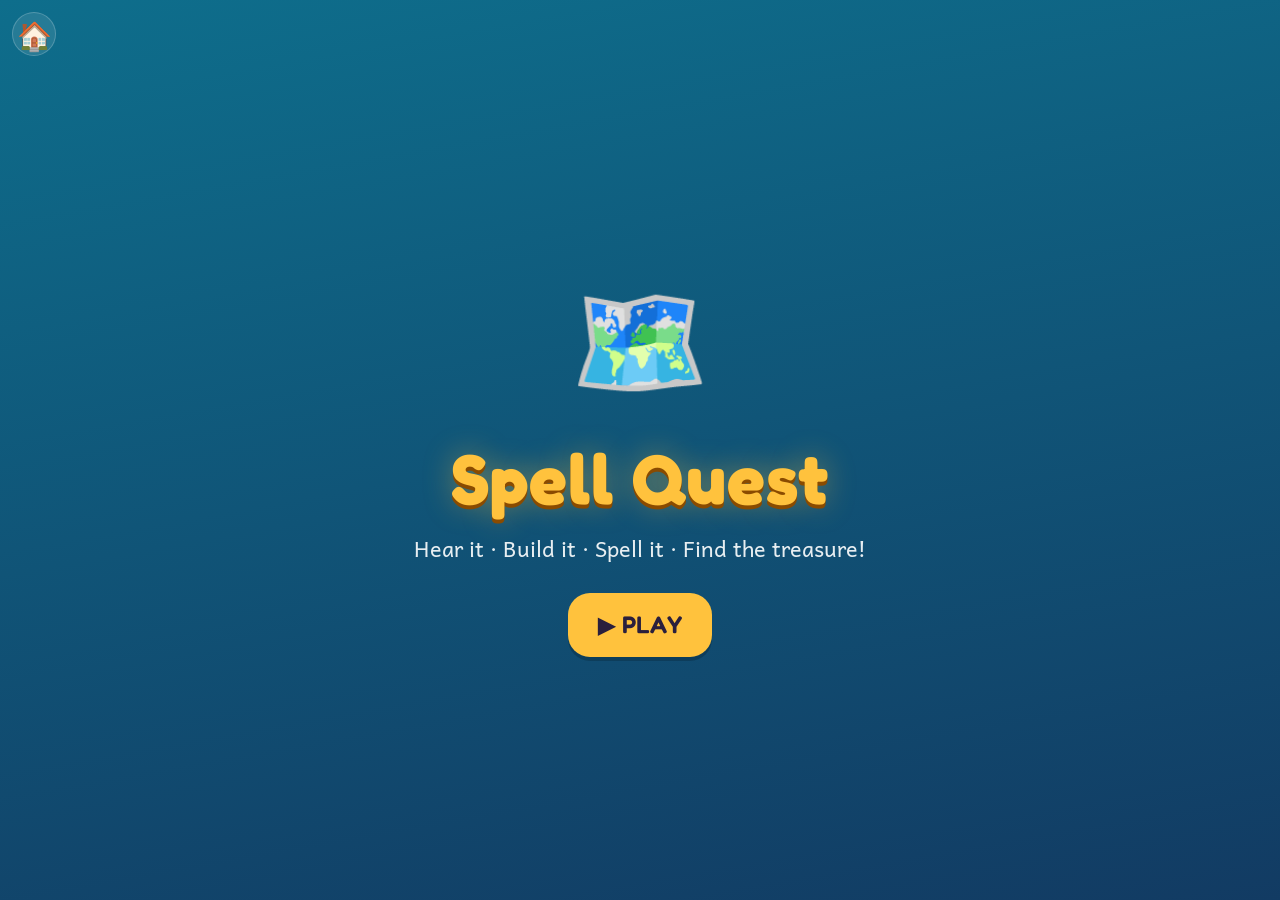
<file: spell-quest/index.html>
<!DOCTYPE html>
<html lang="en">
<head>
<meta charset="UTF-8">
<meta name="viewport" content="width=device-width, initial-scale=1.0">
<meta name="apple-mobile-web-app-capable" content="yes">
<title>🗺️ Spell Quest</title>
<link rel="preconnect" href="https://fonts.googleapis.com">
<link href="https://fonts.googleapis.com/css2?family=Andika:wght@400;700&family=Fredoka:wght@500;600;700&display=swap" rel="stylesheet">
<style>
  :root {
    --sea1: #0E6E8C;
    --sea2: #123B63;
    --sand: #FFF4DC;
    --sand2: #F6E3B8;
    --ink: #2A1F3D;
    --soft: #7A6A8E;
    --gold: #FFC23D;
    --coral: #FF7A59;
    --mint: #2FBF7A;
    --sky: #7FD3FF;
    --violet: #8D63F2;
    /* spelling-pattern colors */
    --k-team: #2F7BE5;
    --k-partner: #12A26A;
    --k-double: #E9851F;
    --k-bossy: #E0434B;
    --k-magic: #B24BD1;
    --k-ending: #0A97A6;
    --k-chunk: #6C5CE7;
    --k-tricky: #F0438F;
  }

  * { margin: 0; padding: 0; box-sizing: border-box; }
  html, body { height: 100%; }

  body {
    background: linear-gradient(170deg, var(--sea1) 0%, var(--sea2) 100%);
    background-color: var(--sea2);
    color: var(--ink);
    font-family: 'Andika', 'Fredoka', system-ui, sans-serif;
    overflow: hidden;
    user-select: none;
    -webkit-user-select: none;
    -webkit-touch-callout: none;
    -webkit-tap-highlight-color: transparent;
    touch-action: manipulation;
  }

  button {
    font-family: inherit;
    color: inherit;
    border: none;
    cursor: pointer;
    touch-action: manipulation;
    -webkit-tap-highlight-color: transparent;
  }

  /* ── SCREENS ── */
  .screen {
    position: fixed; inset: 0;
    display: none;
    flex-direction: column;
    align-items: center;
  }
  .screen.on { display: flex; }

  .h-font { font-family: 'Fredoka', system-ui, sans-serif; }

  .btn {
    min-width: 48px; min-height: 48px;
    padding: 10px 18px;
    border-radius: 16px;
    background: #fff;
    color: var(--ink);
    font-family: 'Fredoka', system-ui, sans-serif;
    font-weight: 600;
    font-size: 1.15rem;
    box-shadow: 0 4px 0 rgba(0,0,0,.18);
    transition: transform .08s;
    display: inline-flex; align-items: center; justify-content: center; gap: 8px;
  }
  .btn:active { transform: translateY(3px); box-shadow: 0 1px 0 rgba(0,0,0,.18); }
  .btn.gold  { background: var(--gold); }
  .btn.mint  { background: var(--mint); color: #fff; }
  .btn.coral { background: var(--coral); color: #fff; }
  .btn.sky   { background: var(--sky); }
  .btn.ghost { background: rgba(255,255,255,.18); color: #fff; box-shadow: none; }
  .btn.big   { font-size: 1.5rem; padding: 16px 30px; border-radius: 22px; min-height: 64px; }
  .btn:disabled { opacity: .45; }

  /* ── START ── */
  #start { justify-content: center; padding: 16px; text-align: center; color: #fff; gap: 10px; }
  .logo { font-size: clamp(4rem, 18vw, 7rem); animation: bob 2.4s ease-in-out infinite; }
  .title {
    font-family: 'Fredoka', system-ui, sans-serif;
    font-weight: 700;
    font-size: clamp(2.6rem, 11vw, 4.4rem);
    color: var(--gold);
    text-shadow: 0 4px 0 #8A4B00, 0 0 30px rgba(255,194,61,.4);
    letter-spacing: 1px;
  }
  .sub { font-size: clamp(1.05rem, 4vw, 1.35rem); opacity: .9; margin-bottom: 18px; }
  @keyframes bob { 0%,100% { transform: translateY(0) rotate(-4deg); } 50% { transform: translateY(-10px) rotate(4deg); } }

  /* ── CLASSES ── */
  #classes { overflow-y: auto; -webkit-overflow-scrolling: touch; padding: 14px 16px 28px; }
  .class-title { text-align: center; font-size: clamp(2rem, 8vw, 3rem); padding: 4px 56px 0; }
  #classList { display: flex; flex-direction: column; gap: 18px; }
  .school-name { font-family: 'Fredoka', sans-serif; font-weight: 700; font-size: 1.5rem; color: #fff; margin: 0 4px 8px; }
  .class-row { display: grid; grid-template-columns: repeat(2, 1fr); gap: 12px; }
  .class-btn {
    background: var(--sand); border-radius: 22px; padding: 14px 8px; min-height: 128px;
    box-shadow: 0 6px 0 rgba(0,0,0,.18); border: 4px solid transparent;
    display: flex; flex-direction: column; align-items: center; justify-content: center; gap: 4px;
    font-family: 'Fredoka', sans-serif; font-weight: 700;
  }
  .class-btn .ico { font-size: 2.6rem; }
  .class-btn .grade { font-size: 1.6rem; }
  .class-btn small { font-family: 'Andika', sans-serif; font-weight: 400; font-size: .95rem; color: var(--soft); }
  .class-btn.mine { border-color: var(--gold); }
  .class-btn.empty { opacity: .6; }
  .class-btn:active { transform: translateY(3px); box-shadow: 0 2px 0 rgba(0,0,0,.18); }
  .classbtn { align-self: center; min-height: 48px; font-size: 1.1rem; }
  .classbtn .swap { font-size: .85rem; opacity: .8; text-decoration: underline; }

  /* ── HOME ── */
  #home { overflow-y: auto; -webkit-overflow-scrolling: touch; padding: 14px 16px 28px; }
  .home-wrap { width: 100%; max-width: 720px; display: flex; flex-direction: column; gap: 14px; }
  .home-top {
    display: flex; align-items: center; justify-content: space-between;
    padding-left: 60px; min-height: 48px; color: #fff;
  }
  .home-top .name { font-family: 'Fredoka', sans-serif; font-weight: 700; font-size: 1.6rem; color: var(--gold); }
  .starpill {
    background: rgba(0,0,0,.25); border-radius: 999px; padding: 8px 14px;
    font-family: 'Fredoka', sans-serif; font-weight: 600; font-size: 1.2rem; color: #fff;
  }
  .panel {
    background: var(--sand);
    border-radius: 24px;
    padding: 14px 16px;
    box-shadow: 0 6px 0 rgba(0,0,0,.15);
  }
  .trail-head { display: flex; justify-content: space-between; align-items: center; gap: 8px; }
  .trail-head b { font-family: 'Fredoka', sans-serif; font-size: 1.15rem; }
  .trail-head .loot { font-size: 1.4rem; letter-spacing: 2px; text-align: right; }
  .trail-svg { width: 100%; height: auto; display: block; margin-top: 4px; }
  .listline { text-align: center; color: #fff; font-size: 1.05rem; opacity: .95; }
  .listline b { color: var(--gold); }

  .quest-btn {
    width: 100%;
    background: linear-gradient(180deg, #FFD15C, #FFB020);
    border-radius: 26px;
    padding: 18px 16px;
    box-shadow: 0 6px 0 #B36B00;
    display: flex; align-items: center; justify-content: center; gap: 14px;
    font-family: 'Fredoka', sans-serif; font-weight: 700; font-size: 1.9rem; color: var(--ink);
  }
  .quest-btn small { display: block; font-family: 'Andika', sans-serif; font-weight: 400; font-size: 1rem; color: #5B3A00; }
  .quest-btn .ico { font-size: 2.6rem; }
  .quest-btn:active { transform: translateY(4px); box-shadow: 0 2px 0 #B36B00; }

  .modes { display: grid; grid-template-columns: repeat(3, 1fr); gap: 10px; }
  .mode-btn {
    background: var(--sand);
    border-radius: 20px;
    padding: 12px 6px;
    min-height: 104px;
    box-shadow: 0 5px 0 rgba(0,0,0,.18);
    display: flex; flex-direction: column; align-items: center; justify-content: center; gap: 4px;
    font-family: 'Fredoka', sans-serif; font-weight: 600; font-size: 1.25rem;
  }
  .mode-btn .ico { font-size: 2.2rem; }
  .mode-btn small { font-family: 'Andika', sans-serif; font-weight: 400; font-size: .85rem; color: var(--soft); }
  .mode-btn:active { transform: translateY(3px); box-shadow: 0 2px 0 rgba(0,0,0,.18); }


  .editbtn { align-self: center; min-height: 52px; font-size: 1.15rem; }

  /* ── PLAY ── */
  #play { padding: 12px 16px 16px; }
  .topbar {
    width: 100%; max-width: 900px;
    display: flex; align-items: center; gap: 10px;
    padding-left: 60px; min-height: 48px;
  }
  .dots { flex: 1; display: flex; gap: 6px; flex-wrap: wrap; align-items: center; }
  .dot { width: 14px; height: 14px; border-radius: 50%; background: rgba(255,255,255,.25); }
  .dot.done { background: var(--gold); }
  .dot.now { background: #fff; transform: scale(1.3); }
  .roundstars { color: #fff; font-family: 'Fredoka', sans-serif; font-weight: 600; font-size: 1.15rem; white-space: nowrap; }
  #stage {
    flex: 1; width: 100%; max-width: 900px;
    display: flex; flex-direction: column; align-items: center; justify-content: center;
    gap: 16px; padding: 10px 0;
    overflow-y: auto; -webkit-overflow-scrolling: touch;
    touch-action: manipulation;
  }
  .modetag {
    background: rgba(0,0,0,.22); color: #fff; border-radius: 999px;
    padding: 6px 14px; font-family: 'Fredoka', sans-serif; font-weight: 600; font-size: 1.05rem;
  }
  .modetag.again { background: var(--violet); }

  .card {
    background: var(--sand); border-radius: 26px;
    padding: 18px 16px; width: 100%; max-width: 720px;
    box-shadow: 0 6px 0 rgba(0,0,0,.15);
    display: flex; flex-direction: column; align-items: center; gap: 14px;
    text-align: center;
  }
  .row { display: flex; gap: 10px; justify-content: center; flex-wrap: wrap; }

  /* big word with pattern highlights */
  .bigword {
    font-family: 'Andika', sans-serif; font-weight: 700;
    font-size: clamp(2.8rem, 13vw, 5.2rem);
    line-height: 1.25;
    display: flex; flex-wrap: wrap; justify-content: center; align-items: flex-end;
    word-break: break-all;
  }
  .seg { display: inline-flex; padding: 0 1px 4px; margin: 0 1px; border-bottom: 6px solid transparent; border-radius: 4px; }
  .seg .L { display: inline-block; transition: transform .15s, background .15s; border-radius: 10px; padding: 0 2px; }
  .k-team    { color: var(--k-team);    border-color: var(--k-team); }
  .k-partner { color: var(--k-partner); border-color: var(--k-partner); }
  .k-double  { color: var(--k-double);  border-color: var(--k-double); }
  .k-bossy   { color: var(--k-bossy);   border-color: var(--k-bossy); }
  .k-magic   { color: var(--k-magic);   border-color: var(--k-magic); }
  .k-ending  { color: var(--k-ending);  border-color: var(--k-ending); }
  .k-chunk   { color: var(--k-chunk);   border-color: var(--k-chunk); }
  .k-tricky  { color: var(--k-tricky);  border-color: var(--k-tricky); background: rgba(240,67,143,.1); }
  .legend { display: flex; flex-wrap: wrap; gap: 8px; justify-content: center; }
  .legend .lg {
    border: 3px solid currentColor; border-radius: 999px; padding: 4px 12px;
    font-size: 1.05rem; background: #fff;
  }
  .legend .lg b { font-size: 1.25rem; margin-right: 4px; }
  .sentence { font-size: clamp(1.15rem, 4.2vw, 1.5rem); color: var(--ink); max-width: 600px; }
  .sentence mark { background: rgba(255,194,61,.55); border-radius: 6px; padding: 0 3px; color: inherit; }

  .hear {
    width: 96px; height: 96px; border-radius: 50%;
    background: var(--sky); font-size: 2.8rem;
    box-shadow: 0 6px 0 #3A93C2;
    display: inline-flex; align-items: center; justify-content: center;
  }
  .hear:active { transform: translateY(4px); box-shadow: 0 2px 0 #3A93C2; }
  .hear.pulse { animation: pulse 1.2s ease-in-out 2; }
  @keyframes pulse { 0%,100% { transform: scale(1); } 50% { transform: scale(1.1); } }

  .tools { display: flex; gap: 12px; align-items: center; justify-content: center; flex-wrap: wrap; }

  /* jumble */
  .slots { display: flex; gap: 6px; justify-content: center; flex-wrap: nowrap; width: 100%; }
  .slot {
    flex: 0 0 auto;
    border-radius: 12px;
    background: rgba(255,255,255,.9);
    border: 3px dashed rgba(42,31,61,.3);
    display: flex; align-items: center; justify-content: center;
    font-family: 'Andika', sans-serif; font-weight: 700; color: var(--ink);
  }
  .slot.filled { border-style: solid; border-color: var(--ink); background: #fff; }
  .slot.hint { border-color: var(--violet); background: #EFE7FF; }
  .slot.fixed { background: transparent; border-color: transparent; }
  .slot.next { border-color: var(--gold); box-shadow: 0 0 0 3px rgba(255,194,61,.5); }
  .tiles { display: flex; flex-wrap: wrap; gap: 10px; justify-content: center; max-width: 640px; }
  .tile {
    width: clamp(56px, 15vw, 78px); height: clamp(56px, 15vw, 78px);
    border-radius: 16px;
    background: linear-gradient(180deg, #FFE7A8, #F7C95A);
    box-shadow: 0 5px 0 #B9861E;
    font-family: 'Andika', sans-serif; font-weight: 700;
    font-size: clamp(1.9rem, 7vw, 2.6rem);
    color: var(--ink);
    display: flex; align-items: center; justify-content: center;
  }
  .tile:active { transform: translateY(3px); box-shadow: 0 2px 0 #B9861E; }
  .tile.used { visibility: hidden; }
  .tile.glow { animation: glow .8s ease-in-out 3; }
  @keyframes glow { 50% { box-shadow: 0 5px 0 #B9861E, 0 0 0 6px var(--violet); } }

  /* quiz */
  .answer {
    min-height: 84px; width: 100%; max-width: 620px;
    background: #fff; border-radius: 18px; border: 4px solid var(--sky);
    display: flex; align-items: center; justify-content: center;
    font-family: 'Andika', sans-serif; font-weight: 700;
    font-size: clamp(2.2rem, 10vw, 3.6rem);
    letter-spacing: 3px; padding: 4px 12px;
    word-break: break-all;
  }
  .caret { display: inline-block; width: 4px; height: 1em; background: var(--ink); margin-left: 3px; animation: blink 1s steps(1) infinite; }
  @keyframes blink { 50% { opacity: 0; } }
  .hinttext { color: var(--violet); font-size: 1.2rem; min-height: 1.4em; }
  .kb { display: flex; flex-direction: column; gap: 8px; width: 100%; max-width: 760px; }
  .kb .kr { display: flex; gap: 6px; justify-content: center; }
  .key {
    flex: 1 1 0; max-width: 66px; min-width: 0; height: 56px;
    border-radius: 12px; background: #fff;
    box-shadow: 0 4px 0 rgba(0,0,0,.25);
    font-family: 'Andika', sans-serif; font-weight: 700; font-size: 1.6rem;
    color: var(--ink);
  }
  .key:active { transform: translateY(3px); box-shadow: 0 1px 0 rgba(0,0,0,.25); }
  .key.wide { max-width: 140px; flex-grow: 2; font-family: 'Fredoka', sans-serif; font-size: 1.25rem; }
  .key.check { background: var(--mint); color: #fff; }
  .key.del { background: #FFE0D6; }

  /* feedback */
  .fbhead { font-family: 'Fredoka', sans-serif; font-weight: 600; font-size: clamp(1.4rem, 5vw, 1.9rem); }
  .lbl { color: var(--soft); font-size: 1.05rem; margin-bottom: -8px; }
  .diff {
    display: flex; flex-wrap: wrap; justify-content: center; gap: 4px;
    font-family: 'Andika', sans-serif; font-weight: 700;
    font-size: clamp(2rem, 9vw, 3.4rem);
  }
  .diff span { min-width: .7em; padding: 0 4px; border-radius: 10px; }
  .diff .ok { color: var(--mint); }
  .diff .bad { color: var(--coral); text-decoration: line-through; text-decoration-thickness: 4px; }
  .diff .gap { border: 3px dashed var(--coral); min-width: .8em; }
  .diff .miss { background: var(--gold); color: var(--ink); box-shadow: 0 0 0 3px #E59E00 inset; }
  .diff.target .ok { color: var(--ink); }
  .skip { background: none; color: var(--soft); text-decoration: underline; font-size: 1.05rem; min-height: 48px; padding: 0 12px; }

  /* overlays */
  .overlay {
    position: fixed; inset: 0; z-index: 50;
    display: none; align-items: center; justify-content: center;
    background: rgba(10,20,40,.55);
    padding: 16px;
  }
  .overlay.on { display: flex; }
  .pop {
    background: var(--sand); border-radius: 28px; padding: 22px 26px;
    text-align: center; max-width: 440px; width: 100%;
    box-shadow: 0 10px 0 rgba(0,0,0,.2);
    display: flex; flex-direction: column; gap: 12px; align-items: center;
    animation: popin .35s cubic-bezier(.2,1.6,.4,1);
  }
  @keyframes popin { from { transform: scale(.5); opacity: 0; } to { transform: scale(1); opacity: 1; } }
  .pop .emo { font-size: 4.4rem; line-height: 1; }
  .pop .msg { font-family: 'Fredoka', sans-serif; font-weight: 700; font-size: 2rem; }
  .pop .stars { font-size: 2.2rem; letter-spacing: 4px; }
  .pop .extra { color: var(--violet); font-family: 'Fredoka', sans-serif; font-weight: 600; font-size: 1.2rem; }
  .pop .col { display: flex; flex-direction: column; gap: 10px; width: 100%; }

  #confetti { position: fixed; inset: 0; pointer-events: none; z-index: 60; overflow: hidden; }
  .cf {
    position: absolute; top: -20px; width: 12px; height: 16px; border-radius: 3px;
    animation: fall var(--d) linear forwards;
  }
  @keyframes fall { to { transform: translate(var(--x), 110vh) rotate(var(--r)); } }

  #toast {
    position: fixed; bottom: 24px; left: 50%; transform: translateX(-50%);
    background: var(--ink); color: #fff; padding: 12px 20px; border-radius: 999px;
    font-size: 1.05rem; z-index: 70; display: none; max-width: calc(100% - 32px); text-align: center;
  }
  #toast.on { display: block; }

  /* ── DONE ── */
  #done { overflow-y: auto; -webkit-overflow-scrolling: touch; padding: 70px 16px 28px; }
  #done .home-wrap { align-items: stretch; }
  .done-title { text-align: center; color: var(--gold); font-family: 'Fredoka', sans-serif; font-weight: 700; font-size: clamp(2rem, 8vw, 2.8rem); text-shadow: 0 3px 0 #8A4B00; }
  .done-stars { text-align: center; color: #fff; font-family: 'Fredoka', sans-serif; font-weight: 600; font-size: 1.5rem; }
  .reslist { display: flex; flex-wrap: wrap; gap: 8px; justify-content: center; }
  .res { background: #fff; border-radius: 14px; padding: 8px 12px; font-size: 1.25rem; font-weight: 700; }
  .res.assist { background: #EFE7FF; }
  .reskey { text-align: center; color: var(--soft); font-size: .95rem; margin-top: 8px; }

  /* ── PARENT ── */
  #parent { overflow-y: auto; -webkit-overflow-scrolling: touch; padding: 14px 16px 40px; user-select: text; -webkit-user-select: text; }
  #parent .home-wrap { gap: 12px; }
  .ptitle { color: #fff; font-family: 'Fredoka', sans-serif; font-weight: 700; font-size: 1.6rem; padding-left: 60px; min-height: 48px; display: flex; align-items: center; justify-content: space-between; }
  .tabs { display: flex; gap: 8px; }
  .tab { flex: 1; min-height: 52px; border-radius: 16px; background: rgba(255,255,255,.18); color: #fff; font-family: 'Fredoka', sans-serif; font-weight: 600; font-size: 1.15rem; }
  .tab.on { background: var(--sand); color: var(--ink); }
  .field { display: flex; flex-direction: column; gap: 6px; }
  .field label { font-weight: 700; }
  select, input[type=text], textarea {
    font-family: 'Andika', sans-serif; font-size: 1.1rem; color: var(--ink);
    border: 2px solid #D9C69A; border-radius: 12px; padding: 10px 12px; background: #fff;
    min-height: 48px; width: 100%;
    user-select: text; -webkit-user-select: text;
  }
  textarea { min-height: 260px; line-height: 1.5; resize: vertical; }
  .help { color: var(--soft); font-size: .98rem; line-height: 1.45; }
  .help code { background: #fff; border-radius: 6px; padding: 1px 6px; color: var(--ink); }
  #report { display: flex; flex-direction: column; gap: 16px; }
  .stats-grid { display: grid; grid-template-columns: repeat(auto-fit, minmax(140px, 1fr)); gap: 10px; }
  .stat { background: #fff; border-radius: 16px; padding: 12px; text-align: center; }
  .stat .n { font-family: 'Fredoka', sans-serif; font-weight: 700; font-size: 2rem; }
  .stat .t { color: var(--soft); font-size: .95rem; }
  table { width: 100%; border-collapse: collapse; font-size: 1rem; }
  th, td { padding: 8px 6px; text-align: left; border-bottom: 1px solid #E8D6AA; }
  th { font-size: .9rem; color: var(--soft); }
  td.w { font-weight: 700; font-size: 1.1rem; }
  .badge { display: inline-block; border-radius: 999px; padding: 2px 10px; font-size: .9rem; white-space: nowrap; }
  .b-star { background: #D7F7E6; }
  .b-build { background: #E1EEFF; }
  .b-rev { background: #FFE3DA; }
  .b-new { background: #EEE; }
  .wordchips { display: flex; flex-wrap: wrap; gap: 6px; }
  .wordchips span { background: #fff; border-radius: 10px; padding: 4px 10px; font-weight: 700; }
  .scrollx { overflow-x: auto; }
  .sents { display: flex; flex-direction: column; gap: 6px; }
  .sents div { background: #fff; border-radius: 10px; padding: 6px 10px; font-size: 1rem; }
  .sents b { margin-right: 6px; }
  .sents i { color: var(--soft); }

  @media (max-width: 480px) {
    .modes { gap: 8px; }
    .mode-btn { font-size: 1.1rem; min-height: 96px; }
    .quest-btn { font-size: 1.6rem; }
    .key { height: 54px; font-size: 1.5rem; }
    .hear { width: 84px; height: 84px; font-size: 2.4rem; }
  }
  @media (max-height: 620px) {
    .hear { width: 70px; height: 70px; font-size: 2rem; }
    .key { height: 46px; }
    #stage { gap: 10px; }
  }
</style>
</head>
<body>
<a href="../" style="position:fixed;top:12px;left:12px;z-index:1000;text-decoration:none;font-size:28px;background:rgba(255,255,255,0.1);border:1px solid rgba(255,255,255,0.2);border-radius:50%;width:44px;height:44px;display:flex;align-items:center;justify-content:center;touch-action:manipulation;" aria-label="Back to Arcade">🏠</a>

<!-- ═══ START ═══ -->
<section id="start" class="screen on">
  <div class="logo">🗺️</div>
  <div class="title">Spell Quest</div>
  <div class="sub">Hear it · Build it · Spell it · Find the treasure!</div>
  <button class="btn gold big" id="playBtn">▶ PLAY</button>
</section>

<!-- ═══ CLASSES ═══ -->
<section id="classes" class="screen">
  <div class="home-wrap">
    <div class="title class-title">Pick your class</div>
    <div id="classList"></div>
  </div>
</section>

<!-- ═══ HOME ═══ -->
<section id="home" class="screen">
  <div class="home-wrap">
    <div class="home-top">
      <div class="name">Spell Quest</div>
      <div class="starpill" id="homeStars">⭐ 0</div>
    </div>
    <div class="panel">
      <div class="trail-head">
        <b>🏝️ Treasure Trail</b>
        <div class="loot" id="loot"></div>
      </div>
      <svg class="trail-svg" id="trailSvg" viewBox="0 0 340 120" aria-label="Treasure trail"></svg>
    </div>
    <button class="btn ghost classbtn" id="classBtn"></button>
    <div class="listline" id="listLine"></div>
    <button class="quest-btn" id="questBtn">
      <span class="ico">🧭</span>
      <span>Let's play!<small>Learn → Build → Spell</small></span>
    </button>
    <div class="modes">
      <button class="mode-btn" data-mode="learn"><span class="ico">👀</span>Learn<small>see &amp; hear</small></button>
      <button class="mode-btn" data-mode="jumble"><span class="ico">🧩</span>Build<small>tap the tiles</small></button>
      <button class="mode-btn" data-mode="quiz"><span class="ico">✏️</span>Spell<small>listen &amp; type</small></button>
    </div>
    <button class="btn ghost editbtn" id="editBtn">📝 Spelling words &amp; progress</button>
  </div>
</section>

<!-- ═══ PLAY ═══ -->
<section id="play" class="screen">
  <div class="topbar">
    <div class="dots" id="dots"></div>
    <div class="roundstars" id="roundStars">⭐ 0</div>
    <button class="btn ghost" id="pauseBtn" aria-label="Pause">⏸️</button>
  </div>
  <div id="stage"></div>
</section>

<!-- ═══ DONE ═══ -->
<section id="done" class="screen">
  <div class="home-wrap">
    <div class="done-title" id="doneTitle">Round complete!</div>
    <div class="done-stars" id="doneStars"></div>
    <div class="panel">
      <div class="trail-head"><b>🏝️ Treasure Trail</b><div class="loot" id="loot2"></div></div>
      <svg class="trail-svg" id="trailSvg2" viewBox="0 0 340 120"></svg>
    </div>
    <div class="panel">
      <div class="reslist" id="resList"></div>
      <div class="reskey">🌟 all by yourself &nbsp; 🤝 with a little help &nbsp; 👀 learned</div>
    </div>
    <div class="row">
      <button class="btn gold big" id="againBtn">🔁 Play again</button>
      <button class="btn sky big" id="trickyBtn">💪 Tricky words</button>
    </div>
    <div class="row"><button class="btn" id="doneHome">🗺️ Menu</button></div>
  </div>
</section>

<!-- ═══ PARENT ═══ -->
<section id="parent" class="screen">
  <div class="home-wrap">
    <div class="ptitle"><span>📝 Spelling words</span><button class="btn" id="parentDone">✓ Done</button></div>
    <div class="tabs">
      <button class="tab on" data-tab="words">📝 Words</button>
      <button class="tab" data-tab="report">📊 Progress</button>
    </div>

    <div id="tab-words" class="panel" style="display:flex;flex-direction:column;gap:14px;">
      <div class="field">
        <label for="listSel">Active list</label>
        <div class="row" style="justify-content:flex-start;flex-wrap:nowrap;">
          <select id="listSel"></select>
          <button class="btn" id="newList" style="white-space:nowrap;">＋ New</button>
        </div>
      </div>
      <div class="field">
        <label for="listName">List name</label>
        <input type="text" id="listName" placeholder="Week of Oct 6">
      </div>
      <div class="field">
        <label for="listText">Words (one per line)</label>
        <textarea id="listText" spellcheck="false" autocapitalize="off" autocorrect="off" placeholder="there: Put the box over there.&#10;friend&#10;because"></textarea>
        <div class="help">
          Just type the words, one per line. Example sentences are added for you automatically
          (see below after saving). Want your own? Add it after a colon: <code>their: The kids rode their bikes.</code><br>
          Optional: put a tricky part in (parentheses) to highlight it: <code>p(eo)ple</code>.
        </div>
      </div>
      <div class="row" style="justify-content:flex-start;">
        <button class="btn mint" id="saveList">💾 Save list</button>
        <button class="btn" id="hearList">🔊 Test voice</button>
        <button class="btn coral" id="delList">🗑 Delete list</button>
      </div>
      <div class="help" id="voiceTip"></div>
      <div class="field">
        <label>Sentences she'll hear</label>
        <div class="sents" id="sentPreview"></div>
      </div>
      <div class="field">
        <label>Backup &amp; other devices</label>
        <div class="help">
          Lists and progress are saved on this device. Safari may clear saved website data if the game isn't opened for a week or more —
          adding Spell Quest to the Home Screen prevents that. A backup link keeps a copy of everything (open it later to restore).
        </div>
        <div class="row" style="justify-content:flex-start;">
          <button class="btn" id="shareList">🔗 Share this list</button>
          <button class="btn" id="backupBtn">💾 Backup link</button>
        </div>
        <input type="text" id="linkOut" readonly style="display:none;">
      </div>
    </div>

    <div id="tab-report" class="panel" style="display:none;flex-direction:column;gap:14px;">
      <div id="report"></div>
      <div class="row" style="justify-content:flex-start;">
        <button class="btn coral" id="resetProg">↺ Reset progress for this list</button>
      </div>
    </div>
  </div>
</section>

<!-- ═══ OVERLAYS ═══ -->
<div class="overlay" id="celebrate"><div class="pop" id="celePop"></div></div>
<div class="overlay" id="pause">
  <div class="pop">
    <div class="emo">⏸️</div>
    <div class="msg">Paused</div>
    <div class="col">
      <button class="btn gold big" id="resumeBtn">▶ Keep going</button>
      <button class="btn" id="restartBtn">🔁 Start round over</button>
      <button class="btn" id="quitBtn">🗺️ Menu</button>
    </div>
  </div>
</div>
<div class="overlay" id="treasure">
  <div class="pop">
    <div class="emo" id="treasureEmo">💎</div>
    <div class="msg">Treasure found!</div>
    <div class="extra">A new trail is waiting…</div>
    <button class="btn gold big" id="treasureOk">Yay! ➜</button>
  </div>
</div>
<div id="confetti"></div>
<div id="toast"></div>

<script src="sentences.js"></script>
<!-- always fetch the latest word lists (GitHub Pages lets browsers cache files for 10 min) -->
<script>document.write('<script src="classes.js?v=' + Date.now() + '"><\/script>');</script>
<script>
(() => {
'use strict';

// ════════════════════════════════════════════════
//  DATA
// ════════════════════════════════════════════════
const KEY = 'spellquest.v1';
const TRAIL_LEN = 40;
const LOOT = ['💎', '👑', '🏆', '🐚', '🗝️', '🪙', '🦄', '🌈', '🐉', '🚀', '🦋', '🍀'];
const SAMPLE_TEXT = ['there', 'their', "they're", 'because', 'friend', 'said', 'p(eo)ple', 'again',
  'could', 'would', 'through', 'thought', 'enough', 'school', 'laugh'].join('\n');

// built-in sentence bank (sentences.js), keyed by lowercase word
const BANK = new Map();
(window.SQ_SENTENCES || '').trim().split('\n').forEach(l => {
  const k = l.indexOf('|');
  if (k > 0) BANK.set(l.slice(0, k).trim().toLowerCase(), l.slice(k + 1).trim());
});

// sound-alike words: in Spell mode their sentence is read automatically
const HOMOPHONES = new Set(("there their they're to too two your you're its it's hear here know no " +
  "right write buy by bye wear where weather whether which witch new knew one won ate eight four for " +
  "sea see son sun blue blew flour flower pair pear peace piece our hour whole hole road rode tail tale " +
  "meet meat week weak night knight would wood made maid plane plain sale sail male mail dear deer").split(' '));

const uid = () => Math.random().toString(36).slice(2, 9);
const newMode = () => ({ ok: 0, help: 0, miss: 0, streak: 0, review: false, helpRun: 0 });

function defaults() {
  const id = uid();
  return { v: 1, lists: [{ id, name: 'Sample words', text: SAMPLE_TEXT }], active: id,
    stats: {}, sentCache: {}, stars: 0, trail: 0, treasures: [], rounds: 0 };
}
function load() {
  try {
    const raw = localStorage.getItem(KEY);
    if (raw) {
      const d = JSON.parse(raw);
      if (d && Array.isArray(d.lists) && d.lists.length) return Object.assign(defaults(), d);
    }
  } catch (e) {}
  return defaults();
}
let S = load();
// devices that loaded C-4 from the old weekly.js already have it — tie it to RSE grade 3
if (Array.isArray(S.published) && S.published.includes('C-4')) {
  S.published = S.published.map(k => k === 'C-4' ? 'rse-3/C-4' : k);
  const l = S.lists.find(l => !l.pub && l.name === 'List C-4 · short o & long o');
  if (l) l.pub = 'rse-3/C-4';
  if (!S.classId) S.classId = 'rse-3';
  save();
}
function save() { try { localStorage.setItem(KEY, JSON.stringify(S)); } catch (e) {} }
try { if (navigator.storage && navigator.storage.persist) navigator.storage.persist(); } catch (e) {}

function stat(key) {
  if (!S.stats[key]) S.stats[key] = { seen: 0, j: newMode(), q: newMode(), last: 0 };
  return S.stats[key];
}
const built = st => st.j.ok >= 2 && !st.j.review;
const spelled = st => st.q.ok >= 2 && !st.q.review;

function activeList() { return S.lists.find(l => l.id === S.active) || S.lists[0]; }

function parseList(text) {
  const out = [], seen = new Set();
  for (let line of (text || '').split(/\r?\n/)) {
    line = line.replace(/[‘’ʼ`]/g, "'").trim();
    if (!line) continue;
    let word = line, sentence = '';
    const m = line.match(/^(.*?)\s*(?::|\||\s[-–—]\s)\s*(.*)$/);
    if (m) { word = m[1]; sentence = m[2].trim(); }
    word = word.replace(/^\d+[.)]\s*/, '').trim();
    const marks = [];
    let clean = '', inMark = false;
    for (const ch of word) {
      if (ch === '(') { inMark = true; continue; }
      if (ch === ')') { inMark = false; continue; }
      if (inMark) marks.push(clean.length);
      clean += ch;
    }
    clean = clean.replace(/\s+/g, ' ').trim();
    if (!clean || !/[a-z]/i.test(clean)) continue;
    const key = clean.toLowerCase();
    if (seen.has(key)) continue;
    seen.add(key);
    let auto = '';
    if (!sentence) {
      sentence = BANK.get(key) || (S.sentCache && S.sentCache[key]) || '';
      if (sentence) auto = BANK.has(key) ? 'bank' : 'dict';
    }
    out.push({ word: clean, key, sentence, marks, auto });
  }
  return out;
}
const words = () => parseList(activeList().text);

// ════════════════════════════════════════════════
//  SPELLING PATTERNS
// ════════════════════════════════════════════════
const PATTERNS = [
  ['tion', 'chunk'], ['sion', 'chunk'], ['ture', 'chunk'],
  ['ough', 'team'], ['augh', 'team'], ['eigh', 'team'], ['igh', 'team'],
  ['tch', 'partner'], ['dge', 'partner'],
  ['ck', 'partner'], ['sh', 'partner'], ['ch', 'partner'], ['th', 'partner'], ['wh', 'partner'],
  ['ph', 'partner'], ['ng', 'partner'], ['kn', 'partner'], ['wr', 'partner'], ['qu', 'partner'],
  ['ai', 'team'], ['ay', 'team'], ['ee', 'team'], ['ea', 'team'], ['oa', 'team'], ['oe', 'team'],
  ['ie', 'team'], ['ei', 'team'], ['ue', 'team'], ['ui', 'team'], ['oo', 'team'], ['ou', 'team'],
  ['ow', 'team'], ['oi', 'team'], ['oy', 'team'], ['au', 'team'], ['aw', 'team'], ['ew', 'team'], ['ey', 'team'],
  ['ar', 'bossy'], ['er', 'bossy'], ['ir', 'bossy'], ['or', 'bossy'], ['ur', 'bossy'],
];
const ENDINGS = ['ing', 'ful', 'less', 'ness', 'ly', 'ed', 'est'];
const KIND_NAME = {
  team: 'team letters', partner: 'partner letters', double: 'double letters', bossy: 'bossy r',
  magic: 'magic e', ending: 'ending', chunk: 'chunk', tricky: 'tricky part!',
};
const isVowel = c => 'aeiou'.includes(c);
const isLetter = c => /[a-z]/.test(c);

// returns { kinds: [], groups: [] } per character
function analyze(wordObj) {
  const w = wordObj.word.toLowerCase(), n = w.length;
  const kind = Array(n).fill(null), group = Array(n).fill(-1);
  let g = 0;
  const claim = (i, len, k) => {
    for (let x = i; x < i + len; x++) if (x >= n || kind[x]) return false;
    for (let x = i; x < i + len; x++) { kind[x] = k; group[x] = g; }
    g++; return true;
  };
  // parent-marked tricky parts (contiguous runs)
  const mk = wordObj.marks || [];
  for (let i = 0; i < mk.length; i++) {
    if (i > 0 && mk[i] === mk[i - 1] + 1) { kind[mk[i]] = 'tricky'; group[mk[i]] = g - 1; }
    else { kind[mk[i]] = 'tricky'; group[mk[i]] = g++; }
  }
  for (const suf of ENDINGS) {
    if (w.endsWith(suf) && n - suf.length >= 3) { claim(n - suf.length, suf.length, 'ending'); break; }
  }
  for (let i = 0; i < n;) {
    if (kind[i]) { i++; continue; }
    let hit = false;
    for (const [p, k] of PATTERNS) {
      if (w.startsWith(p, i) && claim(i, p.length, k)) { i += p.length; hit = true; break; }
    }
    if (hit) continue;
    if (i + 1 < n && w[i] === w[i + 1] && isLetter(w[i]) && claim(i, 2, 'double')) { i += 2; continue; }
    i++;
  }
  // magic e: vowel + consonant + e at the end (make, write)
  if (n >= 3 && w[n - 1] === 'e' && !kind[n - 1] && !kind[n - 3] &&
      isVowel(w[n - 3]) && isLetter(w[n - 2]) && !isVowel(w[n - 2]) && (n < 4 || !isVowel(w[n - 4]))) {
    kind[n - 3] = kind[n - 1] = 'magic'; group[n - 3] = g++; group[n - 1] = g++;
  }
  return { kind, group };
}

function wordHTML(wordObj) {
  const { kind, group } = analyze(wordObj);
  const chars = [...wordObj.word];
  let html = '', i = 0;
  while (i < chars.length) {
    const gid = group[i];
    let j = i + 1;
    if (gid >= 0) while (j < chars.length && group[j] === gid) j++;
    const cls = kind[i] ? 'seg k-' + kind[i] : 'seg';
    html += `<span class="${cls}">`;
    for (let x = i; x < j; x++) html += `<span class="L" data-i="${x}">${esc(chars[x] === ' ' ? ' ' : chars[x])}</span>`;
    html += '</span>';
    i = j;
  }
  // legend
  const seen = new Map();
  chars.forEach((c, x) => {
    if (!kind[x]) return;
    const id = kind[x] === 'magic' ? 'magic' : 'g' + group[x];
    if (!seen.has(id)) seen.set(id, { k: kind[x], txt: '' });
    seen.get(id).txt += kind[x] === 'magic' ? (seen.get(id).txt ? '_' + c : c) : c;
  });
  const legend = [...seen.values()].slice(0, 5).map(v =>
    `<span class="lg k-${v.k}"><b>${esc(v.txt)}</b>${KIND_NAME[v.k]}</span>`).join('');
  return { html, legend };
}

// ════════════════════════════════════════════════
//  UTIL
// ════════════════════════════════════════════════
const $ = id => document.getElementById(id);
function esc(s) { return String(s).replace(/[&<>"']/g, c => ({ '&': '&amp;', '<': '&lt;', '>': '&gt;', '"': '&quot;', "'": '&#39;' }[c])); }
const shuffle = a => { for (let i = a.length - 1; i > 0; i--) { const j = Math.floor(Math.random() * (i + 1)); [a[i], a[j]] = [a[j], a[i]]; } return a; };
const pick = a => a[Math.floor(Math.random() * a.length)];
const norm = s => s.toLowerCase().replace(/[‘’ʼ`]/g, "'").replace(/\s+/g, ' ').trim();

let timers = [];
function later(fn, ms) { const t = setTimeout(fn, ms); timers.push(t); return t; }
function clearTimers() { timers.forEach(clearTimeout); timers = []; }

function toast(msg, ms = 2200) {
  const t = $('toast'); t.textContent = msg; t.classList.add('on');
  clearTimeout(toast._t); toast._t = setTimeout(() => t.classList.remove('on'), ms);
}

function show(id) {
  document.querySelectorAll('.screen').forEach(s => s.classList.toggle('on', s.id === id));
  current = id;
}
let current = 'start';

// ════════════════════════════════════════════════
//  AUDIO + SPEECH
// ════════════════════════════════════════════════
let AC = null;
function ensureAudio() {
  try {
    if (!AC) AC = new (window.AudioContext || window.webkitAudioContext)();
    if (AC.state !== 'running') AC.resume();
  } catch (e) {}
}
function tone(freq, dur, type = 'sine', vol = 0.15, when = 0) {
  if (!AC) return;
  const t = AC.currentTime + when;
  const o = AC.createOscillator(), g = AC.createGain();
  o.type = type; o.frequency.setValueAtTime(freq, t);
  g.gain.setValueAtTime(0.0001, t);
  g.gain.exponentialRampToValueAtTime(vol, t + 0.012);
  g.gain.exponentialRampToValueAtTime(0.0001, t + dur);
  o.connect(g).connect(AC.destination);
  o.start(t); o.stop(t + dur + 0.05);
}
const sfx = {
  tap() { tone(660, 0.08, 'triangle', 0.12); },
  place() { tone(880, 0.07, 'triangle', 0.11); tone(1320, 0.05, 'sine', 0.05, 0.03); },
  undo() { tone(440, 0.09, 'triangle', 0.09); },
  good() { [523, 659, 784, 1047].forEach((f, i) => tone(f, 0.24, 'triangle', 0.14, i * 0.09)); },
  soft() { tone(587, 0.2, 'sine', 0.1); tone(494, 0.3, 'sine', 0.1, 0.16); },
  step() { tone(1100 + Math.random() * 200, 0.05, 'square', 0.035); },
  treasure() { [523, 659, 784, 1047, 784, 1047, 1319].forEach((f, i) => tone(f, 0.28, 'triangle', 0.15, i * 0.11)); },
};

const hasTTS = 'speechSynthesis' in window;
let voice = null;
// Best voice on this device: Premium > Enhanced > Edge "Natural" > Google > the rest.
// Apple's Premium/Enhanced voices are a free one-time download in Settings.
const NOVELTY = /\b(Albert|Bad News|Bahh|Bells|Boing|Bubbles|Cellos|Good News|Jester|Organ|Superstar|Trinoids|Whisper|Wobble|Zarvox|Fred|Junior|Ralph|Kathy|Grandma|Grandpa|Eddy|Flo|Reed|Rocko|Sandy|Shelley)\b/i;
const isPremium = v => /premium/i.test(v.name + ' ' + v.voiceURI);
const isEnhanced = v => /enhanced/i.test(v.name + ' ' + v.voiceURI);
function voiceScore(v) {
  const id = v.name + ' ' + v.voiceURI;
  let s = 0;
  if (isPremium(v)) s += 100;
  else if (isEnhanced(v)) s += 80;
  else if (/natural/i.test(id)) s += 70;
  else if (/Google US English/i.test(id)) s += 50;
  if (/^en[-_]US/i.test(v.lang)) s += 6;
  if (/\b(Ava|Zoe|Evan|Allison|Nathan|Joelle|Noelle|Susan|Tom|Aria|Jenny)\b/i.test(id)) s += 4;
  if (NOVELTY.test(id)) s -= 200;
  return s;
}
function pickVoice() {
  if (!hasTTS) return;
  const en = speechSynthesis.getVoices().filter(v => /^en/i.test(v.lang));
  voice = en.sort((a, b) => voiceScore(b) - voiceScore(a))[0] || null;
}
function voiceTip() {
  const tip = $('voiceTip');
  if (!tip) return;
  if (voice && (isPremium(voice) || isEnhanced(voice) || /natural/i.test(voice.name))) {
    tip.innerHTML = `Voice: <b>${esc(voice.name)}</b> ✓`;
  } else {
    const apple = /Mac|iPhone|iPad/.test(navigator.userAgent);
    tip.innerHTML = (voice ? `Voice: <b>${esc(voice.name)}</b>. ` : '') + (apple
      ? 'For a much nicer voice, download one (free): iPhone/iPad: Settings → Accessibility → Spoken Content → Voices → English → <b>Ava (Premium)</b>. Mac: System Settings → Accessibility → Spoken Content → System Voice → Manage Voices. Then reload this page.'
      : 'For a nicer voice, install a higher-quality English voice in your device’s text-to-speech settings, then reload this page.');
  }
}
if (hasTTS) { pickVoice(); speechSynthesis.addEventListener && speechSynthesis.addEventListener('voiceschanged', pickVoice); }

function utter(text, rate) {
  const u = new SpeechSynthesisUtterance(text);
  if (voice) u.voice = voice;
  u.lang = voice ? voice.lang : 'en-US';
  u.rate = rate; u.pitch = 1.05;
  return u;
}
// speak several phrases in a row (cancels anything already talking)
function say(parts, rate = 0.85) {
  if (!hasTTS) return;
  try {
    speechSynthesis.cancel();
    (Array.isArray(parts) ? parts : [parts]).forEach(p => speechSynthesis.speak(utter(p, rate)));
  } catch (e) {}
}
function hush() { if (hasTTS) try { speechSynthesis.cancel(); } catch (e) {} }
// ════════════════════════════════════════════════
//  CONFETTI
// ════════════════════════════════════════════════
function confetti(count = 40) {
  const box = $('confetti');
  const cols = ['#FFC23D', '#FF7A59', '#2FBF7A', '#7FD3FF', '#8D63F2', '#F0438F'];
  for (let i = 0; i < count; i++) {
    const d = document.createElement('div');
    d.className = 'cf';
    d.style.left = Math.random() * 100 + 'vw';
    d.style.background = pick(cols);
    d.style.setProperty('--d', (1.4 + Math.random() * 1.4) + 's');
    d.style.setProperty('--x', (Math.random() * 160 - 80) + 'px');
    d.style.setProperty('--r', (Math.random() * 720 - 360) + 'deg');
    d.style.animationDelay = Math.random() * 0.3 + 's';
    box.appendChild(d);
    setTimeout(() => d.remove(), 3400);
  }
}

// ════════════════════════════════════════════════
//  TREASURE TRAIL
// ════════════════════════════════════════════════
function trailPts() {
  const pts = [];
  for (let i = 0; i < TRAIL_LEN; i++) {
    const t = i / (TRAIL_LEN - 1);
    pts.push([16 + t * 286, 62 + 38 * Math.sin(t * Math.PI * 3)]);
  }
  return pts;
}
function drawTrail(svg, pos) {
  const pts = trailPts();
  let s = `<path d="M${pts.map(p => p[0].toFixed(1) + ',' + p[1].toFixed(1)).join(' L')}" fill="none" stroke="#E2C88E" stroke-width="5" stroke-dasharray="2 7" stroke-linecap="round"/>`;
  pts.forEach((p, i) => {
    const on = i < pos;
    s += `<circle cx="${p[0].toFixed(1)}" cy="${p[1].toFixed(1)}" r="${on ? 4.6 : 3.6}" fill="${on ? '#FFB020' : '#D8C49A'}" ${on ? 'stroke="#B36B00" stroke-width="1.2"' : ''}/>`;
  });
  s += `<text x="322" y="70" font-size="30" text-anchor="middle">🎁</text>`;
  const m = pts[Math.min(pos, TRAIL_LEN - 1)];
  s += `<text x="${m[0].toFixed(1)}" y="${(m[1] - 6).toFixed(1)}" font-size="22" text-anchor="middle">🦜</text>`;
  svg.innerHTML = s;
}
function lootHTML() { return S.treasures.slice(-8).join('') || '<span style="font-size:.95rem;color:var(--soft)">no treasure yet</span>'; }

// ════════════════════════════════════════════════
//  CLASSES (classes.js)
// ════════════════════════════════════════════════
const CLASSES = Array.isArray(window.SQ_CLASSES) ? window.SQ_CLASSES : [];
const classById = id => CLASSES.find(c => c.id === id);
const latestList = c => (c && c.lists && c.lists[0]) || null;
const MONTHS = ['Jan', 'Feb', 'Mar', 'Apr', 'May', 'Jun', 'Jul', 'Aug', 'Sep', 'Oct', 'Nov', 'Dec'];
function niceDate(ymd) {
  const m = /^(\d{4})-(\d{2})-(\d{2})$/.exec(ymd || '');
  return m ? `${MONTHS[+m[2] - 1]} ${+m[3]}` : '';
}
function className(c) { return `${c.school} · Grade ${c.grade}`; }

function renderClasses() {
  const schools = [];
  CLASSES.forEach(c => {
    let g = schools.find(s => s.name === c.school);
    if (!g) schools.push(g = { name: c.school, classes: [] });
    g.classes.push(c);
  });
  $('classList').innerHTML = schools.map(g => `
    <div class="school">
      <div class="school-name">🏫 ${esc(g.name)}</div>
      <div class="class-row">${g.classes.map(c => {
        const l = latestList(c);
        return `<button class="class-btn ${c.id === S.classId ? 'mine' : ''} ${l ? '' : 'empty'}" data-class="${esc(c.id)}">
          <span class="ico">${c.emoji || '📚'}</span>
          <span class="grade">Grade ${c.grade}</span>
          <small>${l ? `New words ${esc(niceDate(l.date))}` : 'Words coming soon'}</small>
        </button>`;
      }).join('')}</div>
    </div>`).join('');
  show('classes');
}

// picking a class loads its newest list (added once per device, progress kept)
function pickClass(id) {
  const c = classById(id), l = latestList(c);
  if (!c) return;
  if (!l) { sfx.tap(); toast(`No words yet for ${className(c)} — coming soon!`); say('Words coming soon!'); return; }
  const key = `${c.id}/${l.id}`;
  if (!Array.isArray(S.published)) S.published = [];
  let mine = S.lists.find(x => x.pub === key);
  if (!mine && !S.published.includes(key)) {
    mine = { id: uid(), name: l.name || 'This week', text: l.text.trim(), pub: key };
    S.lists.push(mine);
    S.published.push(key);
  }
  S.classId = c.id;
  if (mine) S.active = mine.id;
  save();
  sfx.good();
  renderHome();
}

// ════════════════════════════════════════════════
//  HOME
// ════════════════════════════════════════════════
function renderHome() {
  $('homeStars').textContent = '⭐ ' + S.stars;
  drawTrail($('trailSvg'), S.trail);
  $('loot').innerHTML = lootHTML();
  const list = activeList(), n = words().length;
  const c = classById(S.classId);
  $('classBtn').innerHTML = c ? `🏫 ${esc(className(c))} <span class="swap">change</span>` : '🏫 Pick your class';
  $('listLine').innerHTML = n
    ? `This week: <b>${esc(list.name)}</b> · ${n} words`
    : 'No words yet — tap 📝 Spelling words below to add some!';
  show('home');
}

// ════════════════════════════════════════════════
//  ROUND SETUP
// ════════════════════════════════════════════════
let R = null;   // current round
let C = null;   // current item state

function questTypes(w) {
  const st = stat(w.key);
  if (!st.seen) return ['learn', 'jumble'];
  if (!built(st)) return ['jumble'];
  if (st.q.helpRun >= 2) return ['jumble', 'quiz'];
  return ['quiz'];
}

function priority(w, mode) {
  const st = S.stats[w.key] || { seen: 0, j: newMode(), q: newMode(), last: 0 };
  let p = Math.random() * 12;
  const sinceLast = st.last ? S.rounds - st.last : 99;
  p += Math.min(sinceLast, 10) * 2;
  if (mode === 'learn') {
    if (!st.seen) p += 60;
    if (st.j.review || st.q.review) p += 30;
    return p;
  }
  const m = mode === 'jumble' ? st.j : mode === 'quiz' ? st.q : (questTypes(w).includes('quiz') ? st.q : st.j);
  if (m.review) p += 100;               // missed last time — bring it back
  if (m.ok + m.help === 0) p += 40;     // never tried in this mode
  if (mode === 'quest') {
    if (!spelled(st)) p += 25;
    if (st.j.review || st.q.review) p += 60;
  } else if (m.ok >= 2 && !m.review) p -= 25;
  return p;
}

function startRound(mode, only) {
  hush(); clearTimers();
  let pool = words();
  if (!pool.length) { toast('Add some spelling words first! 📝'); return; }
  if (only && only.length) pool = pool.filter(w => only.includes(w.key));
  const n = pool.length;   // every round uses the whole list
  const chosen = pool.map(w => ({ w, p: priority(w, mode) })).sort((a, b) => b.p - a.p).slice(0, n).map(x => x.w);
  shuffle(chosen);
  const items = [];
  chosen.forEach(w => {
    const types = mode === 'quest' ? questTypes(w) : [mode];
    types.forEach(t => items.push({ type: t, w }));
  });
  R = { mode, only, items, idx: 0, stars: 0, results: [], again: new Set(), trailStart: S.trail, treasuresStart: S.treasures.length };
  show('play');
  showItem();
}

function renderDots() {
  $('dots').innerHTML = R.items.map((_, i) =>
    `<div class="dot ${i < R.idx ? 'done' : i === R.idx ? 'now' : ''}"></div>`).join('');
  $('roundStars').textContent = '⭐ ' + R.stars;
}

function showItem() {
  clearTimers(); hush();
  if (R.idx >= R.items.length) { endRound(); return; }
  renderDots();
  const it = R.items[R.idx];
  C = { item: it, hinted: false, wrong: 0, busy: false };
  if (it.type === 'learn') renderLearn(it);
  else if (it.type === 'jumble') renderJumble(it);
  else renderQuiz(it);
  $('stage').scrollTop = 0;
}

const stage = () => $('stage');
const tagHTML = (txt, it) => `<div class="modetag ${it.again ? 'again' : ''}">${it.again ? '🔁 One more try · ' : ''}${txt}</div>`;

function sentenceHTML(w) {
  if (!w.sentence) return '';
  const re = new RegExp('(\\b' + w.word.replace(/[.*+?^${}()|[\]\\]/g, '\\$&') + '\\b)', 'i');
  return `<div class="sentence">“${esc(w.sentence).replace(re, '<mark>$1</mark>')}”</div>`;
}

// ════════════════════════════════════════════════
//  LEARN
// ════════════════════════════════════════════════
function renderLearn(it) {
  const w = it.w, { html, legend } = wordHTML(w);
  stage().innerHTML = `
    ${tagHTML('👀 Look &amp; listen', it)}
    <div class="card">
      <div class="bigword" id="bw">${html}</div>
      ${legend ? `<div class="legend">${legend}</div>` : ''}
      ${sentenceHTML(w)}
      <div class="row">
        <button class="btn sky" data-a="say">🔊 Say it</button>
        ${w.sentence ? '<button class="btn sky" data-a="sent">💬 Sentence</button>' : ''}
      </div>
    </div>
    <button class="btn gold big" data-a="next">I've got it! ➜</button>`;
  later(() => say(w.word), 250);
}

// ════════════════════════════════════════════════
//  JUMBLE (Build)
// ════════════════════════════════════════════════
const isFixed = c => c === ' ' || c === '-';

function scramble(chars) {
  const tiles = chars.filter(c => !isFixed(c));
  if (new Set(tiles.map(c => c.toLowerCase())).size < 2) return tiles.slice();
  let s, tries = 0;
  do { s = shuffle(tiles.slice()); tries++; } while (s.join('').toLowerCase() === tiles.join('').toLowerCase() && tries < 20);
  return s;
}

function renderJumble(it) {
  const w = it.w, chars = [...w.word];
  C.target = chars;
  C.slots = chars.map(c => isFixed(c) ? { fixed: c } : { tile: null, hint: false });
  C.tiles = scramble(chars).map(c => ({ c, used: false }));
  C.stack = [];
  stage().innerHTML = `
    ${tagHTML('🧩 Build the word', it)}
    <div class="tools">
      <button class="hear pulse" data-a="say" aria-label="Hear the word">🔊</button>
      <button class="btn" data-a="hint">💡 Hint</button>
      <button class="btn" data-a="undo">↩️ Undo</button>
    </div>
    <div class="slots" id="slots"></div>
    <div class="tiles" id="tiles"></div>`;
  drawJumble();
  later(() => quizSay(w), 300);
}

function drawJumble() {
  const n = C.slots.length;
  const avail = Math.min(stage().clientWidth || 360, 720) - 8;
  const size = Math.max(30, Math.min(70, Math.floor((avail - 6 * (n - 1)) / n)));
  const nextIdx = C.slots.findIndex(s => !s.fixed && s.tile === null);
  $('slots').innerHTML = C.slots.map((s, i) => {
    const ch = s.fixed ? (s.fixed === ' ' ? '' : s.fixed) : s.tile !== null ? C.tiles[s.tile].c : '';
    const cls = s.fixed ? 'fixed' : s.tile !== null ? 'filled' + (s.hint ? ' hint' : '') : (i === nextIdx ? 'next' : '');
    return `<div class="slot ${cls}" data-slot="${i}" style="width:${size}px;height:${Math.round(size * 1.15)}px;font-size:${Math.round(size * 0.62)}px">${esc(ch)}</div>`;
  }).join('');
  $('tiles').innerHTML = C.tiles.map((t, i) =>
    `<button class="tile ${t.used ? 'used' : ''}" data-tile="${i}" aria-label="${esc(t.c)}">${esc(t.c)}</button>`).join('');
}

function placeTile(ti) {
  if (C.busy) return;
  const t = C.tiles[ti];
  if (!t || t.used) return;
  const si = C.slots.findIndex(s => !s.fixed && s.tile === null);
  if (si < 0) return;
  t.used = true; C.slots[si].tile = ti; C.stack.push(si);
  sfx.place();
  drawJumble();
  checkJumbleFull();
}
function removeSlot(si) {
  const s = C.slots[si];
  if (C.busy || !s || s.fixed || s.tile === null || s.hint) return;
  C.tiles[s.tile].used = false; s.tile = null;
  C.stack = C.stack.filter(x => x !== si);
  sfx.undo(); drawJumble();
}
function undoJumble() {
  while (C.stack.length) {
    const si = C.stack.pop();
    const s = C.slots[si];
    if (s.tile !== null && !s.hint) { C.tiles[s.tile].used = false; s.tile = null; sfx.undo(); drawJumble(); return; }
  }
}
function hintJumble() {
  if (C.busy) return;
  C.hinted = true;
  // take back any letters in the wrong spot
  C.slots.forEach((s, i) => {
    if (!s.fixed && s.tile !== null && C.tiles[s.tile].c.toLowerCase() !== C.target[i].toLowerCase()) {
      C.tiles[s.tile].used = false; s.tile = null;
    }
  });
  C.stack = C.stack.filter(si => C.slots[si].tile !== null);
  const si = C.slots.findIndex(s => !s.fixed && s.tile === null);
  if (si < 0) return;
  const want = C.target[si].toLowerCase();
  const ti = C.tiles.findIndex(t => !t.used && t.c.toLowerCase() === want);
  if (ti < 0) return;
  C.tiles[ti].used = true; C.slots[si].tile = ti; C.slots[si].hint = true;
  sfx.tap();
  drawJumble();
  checkJumbleFull();
}
function checkJumbleFull() {
  if (C.slots.some(s => !s.fixed && s.tile === null)) return;
  C.busy = true;
  const answer = C.slots.map(s => s.fixed || C.tiles[s.tile].c).join('');
  later(() => {
    if (norm(answer) === norm(C.item.w.word)) finishItem(C.wrong || C.hinted ? 'help' : 'ok');
    else { C.wrong++; showFeedback(answer); }
  }, 350);
}

// ════════════════════════════════════════════════
//  QUIZ (Spell)
// ════════════════════════════════════════════════
function quizSay(w, slow) {
  const rate = slow ? 0.7 : 0.85;
  if (w.sentence && HOMOPHONES.has(w.key)) say([w.word, w.sentence, w.word], rate);
  else say(w.word, rate);
}

function renderQuiz(it) {
  const w = it.w;
  C.typed = ''; C.reveal = 0;
  stage().innerHTML = `
    ${tagHTML('✏️ Listen &amp; spell', it)}
    <div class="tools">
      <button class="hear pulse" data-a="say" aria-label="Hear the word">🔊</button>
      <button class="btn" data-a="slow">🐢 Slow</button>
      ${w.sentence ? '<button class="btn" data-a="sent">💬 Sentence</button>' : ''}
      <button class="btn" data-a="hint">💡 Hint</button>
    </div>
    <div class="answer" id="ans"></div>
    <div class="hinttext" id="hintText"></div>
    <div class="kb" id="kb"></div>`;
  drawAnswer(); drawKeyboard();
  later(() => quizSay(w), 300);
}

function drawAnswer() {
  const a = $('ans'); if (!a) return;
  a.innerHTML = esc(C.typed).replace(/ /g, '&nbsp;') + '<span class="caret"></span>';
}

function drawKeyboard() {
  const kb = $('kb'); if (!kb || !C || C.item.type !== 'quiz') return;
  const wide = (stage().clientWidth || 360) >= 560;
  const rows = wide ? ['qwertyuiop', 'asdfghjkl', 'zxcvbnm'] : ['abcdefg', 'hijklmn', 'opqrstu', 'vwxyz'];
  const extra = [];
  const all = words().map(w => w.word).join('');
  if (all.includes("'")) extra.push("'");
  if (all.includes('-')) extra.push('-');
  if (/ /.test(all)) extra.push(' ');
  let html = rows.map((r, i) => {
    let keys = [...r].map(c => `<button class="key" data-k="${c}">${c}</button>`).join('');
    if (i === rows.length - 1) keys += extra.map(c => `<button class="key" data-k="${esc(c)}">${c === ' ' ? '␣' : esc(c)}</button>`).join('');
    return `<div class="kr">${keys}</div>`;
  }).join('');
  html += `<div class="kr"><button class="key wide del" data-k="back" aria-label="Delete">⌫ Delete</button><button class="key wide check" data-k="enter">✓ Check</button></div>`;
  kb.innerHTML = html;
}

function typeKey(k) {
  if (C.busy) return;
  if (k === 'back') { C.typed = C.typed.slice(0, -1); sfx.undo(); }
  else if (k === 'enter') { checkQuiz(); return; }
  else if (C.typed.length < 24) { C.typed += k; sfx.tap(); }
  drawAnswer();
}
function hintQuiz() {
  const w = C.item.w.word;
  C.hinted = true;
  C.reveal = Math.min(C.reveal + 1, Math.max(1, w.length - 1));
  $('hintText').textContent = `It starts with: ${w.slice(0, C.reveal)}…`;
}
function checkQuiz() {
  if (C.busy) return;
  if (!C.typed.trim()) { quizSay(C.item.w); $('ans').animate([{ transform: 'translateX(-6px)' }, { transform: 'translateX(6px)' }, { transform: 'none' }], { duration: 250 }); return; }
  C.busy = true;
  if (norm(C.typed) === norm(C.item.w.word)) finishItem(C.wrong || C.hinted ? 'help' : 'ok');
  else { C.wrong++; showFeedback(C.typed); }
}

// ════════════════════════════════════════════════
//  FEEDBACK (after a mistake)
// ════════════════════════════════════════════════
// align answer → target; returns ops: ok | sub | extra | missing
function align(answer, target) {
  const a = [...answer.toLowerCase()], b = [...target.toLowerCase()];
  const n = a.length, m = b.length;
  const D = Array.from({ length: n + 1 }, (_, i) => Array.from({ length: m + 1 }, (_, j) => i === 0 ? j : j === 0 ? i : 0));
  for (let i = 1; i <= n; i++) for (let j = 1; j <= m; j++)
    D[i][j] = Math.min(D[i - 1][j - 1] + (a[i - 1] === b[j - 1] ? 0 : 1), D[i - 1][j] + 1, D[i][j - 1] + 1);
  const ops = [];
  let i = n, j = m;
  while (i > 0 || j > 0) {
    if (i > 0 && j > 0 && D[i][j] === D[i - 1][j - 1] + (a[i - 1] === b[j - 1] ? 0 : 1)) {
      ops.unshift({ op: a[i - 1] === b[j - 1] ? 'ok' : 'sub', ai: i - 1, bi: j - 1 }); i--; j--;
    } else if (i > 0 && D[i][j] === D[i - 1][j] + 1) { ops.unshift({ op: 'extra', ai: i - 1 }); i--; }
    else { ops.unshift({ op: 'missing', bi: j - 1 }); j--; }
  }
  return ops;
}

function showFeedback(answer) {
  sfx.soft();
  C.busy = false; C.fb = true;
  const it = C.item, w = it.w;
  const ops = align(answer, w.word);
  const A = [...answer], B = [...w.word];
  const mine = ops.map(o =>
    o.op === 'ok' ? `<span class="ok">${esc(A[o.ai])}</span>` :
    o.op === 'missing' ? `<span class="gap">&nbsp;</span>` :
    `<span class="bad">${esc(A[o.ai] === ' ' ? '␣' : A[o.ai])}</span>`).join('');
  const wrongB = new Set(ops.filter(o => o.op === 'sub' || o.op === 'missing').map(o => o.bi));
  const right = B.map((c, i) => `<span class="L ${wrongB.has(i) ? 'miss' : 'ok'}" data-i="${i}">${esc(c === ' ' ? ' ' : c)}</span>`).join('');
  const head = pick(['So close! Let’s look together.', 'Nice try! Check this out.', 'Almost there! Look closely.']);
  stage().innerHTML = `
    <div class="card">
      <div class="fbhead">🌱 ${head}</div>
      <div class="lbl">You made</div>
      <div class="diff">${mine}</div>
      <div class="lbl">The word is</div>
      <div class="diff target" id="fbWord">${right}</div>
      <div class="lbl" style="margin:0">The <span style="background:var(--gold);border-radius:6px;padding:0 6px;color:var(--ink)">yellow</span> letters are the ones to fix.</div>
      <div class="row">
        <button class="btn sky" data-a="say">🔊 Hear it</button>
        ${w.sentence ? '<button class="btn sky" data-a="sent">💬 Sentence</button>' : ''}
      </div>
    </div>
    <button class="btn gold big" data-a="retry">🔁 Try again</button>
    <button class="skip" data-a="skip">Next word ➜</button>`;
  later(() => say(w.word), 500);
}

function retryItem() {
  const wrong = C.wrong, hinted = C.hinted, it = C.item;
  clearTimers(); hush();
  C = { item: it, hinted, wrong, busy: false };
  if (it.type === 'jumble') renderJumble(it); else renderQuiz(it);
}

// ════════════════════════════════════════════════
//  SCORING
// ════════════════════════════════════════════════
function addStars(n) {
  R.stars += n; S.stars += n; S.trail += n;
  while (S.trail >= TRAIL_LEN) { S.trail -= TRAIL_LEN; S.treasures.push(LOOT[S.treasures.length % LOOT.length]); }
}

// outcome: 'ok' (on her own) | 'help' (hint or second try) | 'skip' | 'seen' (learn)
function finishItem(outcome) {
  if (!C || C.finished) return;
  C.finished = true; C.busy = true; C.fb = false;
  clearTimers();
  const it = C.item, st = stat(it.w.key);
  let stars, bonus = 0;
  if (it.type === 'learn') { st.seen++; stars = 1; outcome = 'seen'; }
  else {
    const m = it.type === 'jumble' ? st.j : st.q;
    st.seen = Math.max(st.seen, 1);
    if (C.wrong) m.miss++;
    if (outcome === 'ok') {
      if (m.review) bonus = 2;     // came back and nailed a word missed before
      m.ok++; m.streak++; m.review = false; m.helpRun = 0; stars = 3;
    } else {
      m.help++; m.streak = 0; m.review = true; m.helpRun++;
      stars = outcome === 'skip' ? 1 : 2;
      // smart review: bring it back a few words later
      const k = it.type + ':' + it.w.key;
      if (!R.again.has(k)) {
        R.again.add(k);
        R.items.splice(Math.min(R.idx + 4, R.items.length), 0, { type: it.type, w: it.w, again: true });
      }
    }
  }
  st.last = S.rounds + 1;
  R.results.push({ w: it.w, type: it.type, outcome });
  addStars(stars + bonus);
  save();
  renderDots();
  celebrate(outcome, stars, bonus, it);
}

const PRAISE = ['Awesome!', 'You got it!', 'Super speller!', 'Amazing!', 'Way to go!', 'Fantastic!', 'Nailed it!', 'Brilliant!'];
const EMO = ['🎉', '🌟', '🦄', '🚀', '🏆', '🐬', '🌈', '🦜'];
function celebrate(outcome, stars, bonus, it) {
  hush();
  const pop = $('celePop');
  let emo, msg, extra = '';
  if (outcome === 'seen') { emo = '👀'; msg = 'Got it!'; }
  else if (outcome === 'ok') { emo = pick(EMO); msg = pick(PRAISE); if (bonus) extra = '💪 Comeback bonus! +2 ⭐'; }
  else if (outcome === 'help') { emo = '🙌'; msg = pick(['You did it!', 'Great work!', 'Yes! That’s it!']); extra = 'We’ll practice it again soon.'; }
  else { emo = '🌱'; msg = 'Good try!'; extra = 'This one will come back later.'; }
  pop.innerHTML = `<div class="emo">${emo}</div><div class="msg">${msg}</div>
    ${outcome !== 'skip' && outcome !== 'seen' ? `<div class="diff target" style="font-size:2.4rem">${esc(it.w.word)}</div>` : ''}
    <div class="stars">${'⭐'.repeat(stars + bonus)}</div>${extra ? `<div class="extra">${extra}</div>` : ''}`;
  $('celebrate').classList.add('on');
  if (outcome === 'ok' || outcome === 'help') { sfx.good(); confetti(outcome === 'ok' ? 46 : 24); if (outcome === 'ok') say(msg, 1); }
  else sfx.tap();
  const dur = outcome === 'seen' ? 800 : outcome === 'skip' ? 1500 : 1700;
  celebrate.t = setTimeout(nextItem, dur);
}
function nextItem() {
  clearTimeout(celebrate.t);
  $('celebrate').classList.remove('on');
  if (!R) return;
  R.idx++;
  showItem();
}

// ════════════════════════════════════════════════
//  ROUND END
// ════════════════════════════════════════════════
function endRound() {
  hush(); clearTimers();
  S.rounds++; save();
  const res = R.results;
  const best = new Map();   // one chip per word: best outcome across its items
  const rank = { skip: 0, seen: 1, help: 2, ok: 3 };
  res.forEach(r => {
    const prev = best.get(r.w.key);
    // a word only counts as "on your own" if every try at it was on her own
    if (!prev) best.set(r.w.key, { w: r.w, o: r.outcome });
    else if (r.outcome === 'help' || r.outcome === 'skip') prev.o = 'help';
    else if (rank[r.outcome] > rank[prev.o] && prev.o !== 'help') prev.o = r.outcome;
  });
  const solo = [...best.values()].filter(b => b.o === 'ok').length;
  $('doneTitle').textContent = pick(['Round complete!', 'Great practice!', 'You did it!']);
  $('doneStars').textContent = `⭐ ${R.stars} stars · ${solo} word${solo === 1 ? '' : 's'} all by yourself`;
  $('resList').innerHTML = [...best.values()].map(b =>
    `<span class="res ${b.o === 'help' ? 'assist' : ''}">${b.o === 'ok' ? '🌟' : b.o === 'seen' ? '👀' : '🤝'} ${esc(b.w.word)}</span>`).join('');
  R.tricky = [...best.values()].filter(b => b.o === 'help').map(b => b.w.key);
  $('trickyBtn').style.display = R.tricky.length && R.mode !== 'learn' ? '' : 'none';
  show('done');
  confetti(60); sfx.good();
  animateTrail();
}

function animateTrail() {
  const svg = $('trailSvg2');
  let pos = R.trailStart, steps = R.stars, found = R.treasuresStart;
  const loot = S.treasures.slice(0, found);
  $('loot2').innerHTML = loot.slice(-8).join('');
  drawTrail(svg, pos);
  const tick = () => {
    if (current !== 'done') return;
    if (steps <= 0) return;
    steps--; pos++; sfx.step();
    if (pos >= TRAIL_LEN) {
      pos = 0; loot.push(S.treasures[found++]);
      drawTrail(svg, TRAIL_LEN - 1);
      $('loot2').innerHTML = loot.slice(-8).join('');
      $('treasureEmo').textContent = loot[loot.length - 1];
      $('treasure').classList.add('on');
      sfx.treasure(); confetti(80);
      say('You found a treasure!', 1);
      animateTrail.resume = () => { drawTrail(svg, pos); later(tick, 120); };
      return;
    }
    drawTrail(svg, pos);
    later(tick, 110);
  };
  later(tick, 700);
}

// ════════════════════════════════════════════════
//  PARENT AREA
// ════════════════════════════════════════════════
function renderParent() {
  const sel = $('listSel');
  sel.innerHTML = S.lists.map(l => `<option value="${l.id}" ${l.id === S.active ? 'selected' : ''}>${esc(l.name)}</option>`).join('');
  const l = activeList();
  $('listName').value = l.name;
  $('listText').value = l.text;
  $('linkOut').style.display = 'none';
  renderSentPreview();
  fillSentences();
  pickVoice(); voiceTip();
  renderReport();
  show('parent');
}
function saveListEdits(quiet) {
  const l = activeList();
  l.name = $('listName').value.trim() || 'My words';
  l.text = $('listText').value;
  save();
  if (!quiet) toast(`Saved “${l.name}” · ${parseList(l.text).length} words ✓`);
  renderSentPreview();
  fillSentences();
  $('listSel').querySelector(`option[value="${l.id}"]`).textContent = l.name;
}
// example sentences for words not in the bank: free dictionary lookup, short + kid-safe only
const BAD_WORDS = /\b(kill\w*|die[ds]?|dying|dead|death|blood\w*|guns?|shoot\w*|shot|sex\w*|drunk|beer|wine|drugs?|hell|damn\w*|naked|murder\w*|hate\w*|stupid|suicide|bombs?|weapons?|prison|steal\w*)\b/i;
function pickExample(word, examples) {
  const re = new RegExp('(^|[^a-z\'])' + word.replace(/[.*+?^${}()|[\]\\]/g, '\\$&') + '(?![a-z\'])', 'i');
  const ok = examples.map(e => String(e).trim()).filter(e => {
    const n = e.split(/\s+/).length;
    return n >= 4 && n <= 14 && re.test(e) && !BAD_WORDS.test(e) && !/[;:()\[\]"“”]/.test(e);
  }).sort((a, b) => a.length - b.length);
  if (!ok.length) return '';
  let e = ok[0];
  e = e[0].toUpperCase() + e.slice(1);
  if (!/[.!?]$/.test(e)) e += '.';
  return e;
}
async function lookupSentence(word) {
  const ctl = new AbortController();
  const t = setTimeout(() => ctl.abort(), 6000);
  try {
    const r = await fetch('https://api.dictionaryapi.dev/api/v2/entries/en/' + encodeURIComponent(word.toLowerCase()), { signal: ctl.signal });
    if (r.status === 404) return '';
    if (!r.ok) return null;          // try again another time
    const data = await r.json();
    const ex = [];
    (Array.isArray(data) ? data : []).forEach(en => (en.meanings || []).forEach(m => (m.definitions || []).forEach(d => d.example && ex.push(d.example))));
    return pickExample(word, ex);
  } catch (e) { return null; }
  finally { clearTimeout(t); }
}
async function fillSentences() {
  if (!S.sentCache) S.sentCache = {};
  const need = parseList(activeList().text).filter(w => !w.sentence && !(w.key in S.sentCache));
  if (!need.length) return;
  $('sentPreview').insertAdjacentHTML('afterbegin', '<div id="sentLoading"><i>Finding sentences…</i></div>');
  const got = await Promise.all(need.map(w => lookupSentence(w.word)));
  need.forEach((w, i) => { if (got[i] !== null) S.sentCache[w.key] = got[i]; });
  save();
  renderSentPreview();
}
function renderSentPreview() {
  const ws = parseList(activeList().text);
  $('sentPreview').innerHTML = ws.length ? ws.map(w => `<div><b>${esc(w.word)}</b>${w.sentence
    ? esc(w.sentence) : '<i>no sentence — that’s OK, she’ll just hear the word</i>'}</div>`).join('')
    : '<div><i>Add words above, then tap Save.</i></div>';
}

function switchTab(t) {
  document.querySelectorAll('.tab').forEach(b => b.classList.toggle('on', b.dataset.tab === t));
  $('tab-words').style.display = t === 'words' ? 'flex' : 'none';
  $('tab-report').style.display = t === 'report' ? 'flex' : 'none';
  if (t === 'report') { saveListEdits(true); renderReport(); }
}

function renderReport() {
  const ws = parseList(activeList().text);
  const rows = ws.map(w => ({ w, st: S.stats[w.key] }));
  const practiced = rows.filter(r => r.st && (r.st.seen || r.st.j.ok + r.st.j.help + r.st.q.ok + r.st.q.help));
  const quizSolo = rows.filter(r => r.st && r.st.q.ok > 0 && !r.st.q.review);
  const buildSolo = rows.filter(r => r.st && r.st.j.ok > 0);
  const review = rows.filter(r => r.st && (r.st.j.review || r.st.q.review));
  const status = st => {
    if (!st) return '<span class="badge b-new">New</span>';
    if (st.j.review || st.q.review) return '<span class="badge b-rev">🔁 Needs review</span>';
    if (spelled(st)) return '<span class="badge b-star">⭐ Spells it alone</span>';
    if (st.q.ok) return '<span class="badge b-star">✏️ Spelled it once</span>';
    if (built(st)) return '<span class="badge b-build">🧩 Can build it</span>';
    if (st.j.ok + st.j.help) return '<span class="badge b-build">🧩 Building</span>';
    if (st.seen) return '<span class="badge b-new">👀 Seen</span>';
    return '<span class="badge b-new">New</span>';
  };
  const cell = m => m.ok + m.help ? `<b>${m.ok}</b> · ${m.help}` : '–';
  const chips = arr => arr.length ? `<div class="wordchips">${arr.map(r => `<span>${esc(r.w.word)}</span>`).join('')}</div>` : '<div class="help">None yet</div>';
  $('report').innerHTML = `
    <div class="stats-grid">
      <div class="stat"><div class="n">${practiced.length}/${ws.length}</div><div class="t">words practiced</div></div>
      <div class="stat"><div class="n">${buildSolo.length}</div><div class="t">built on her own 🧩</div></div>
      <div class="stat"><div class="n">${quizSolo.length}</div><div class="t">spelled from sound alone ✏️</div></div>
      <div class="stat"><div class="n">${review.length}</div><div class="t">need more review 🔁</div></div>
    </div>
    <div class="field"><label>✏️ Spelled independently (listen &amp; type, no hints)</label>${chips(quizSolo)}</div>
    <div class="field"><label>🔁 Needs more review</label>${chips(review)}</div>
    <div class="field">
      <label>Every word</label>
      <div class="help">Counts are <b>on her own</b> · with help (a hint or a second try).</div>
      <div class="scrollx"><table>
        <tr><th>Word</th><th>👀</th><th>🧩 Build</th><th>✏️ Spell</th><th>Status</th></tr>
        ${rows.map(r => `<tr><td class="w">${esc(r.w.word)}</td><td>${r.st && r.st.seen ? '✓' : '–'}</td>
          <td>${r.st ? cell(r.st.j) : '–'}</td><td>${r.st ? cell(r.st.q) : '–'}</td><td>${status(r.st)}</td></tr>`).join('')}
      </table></div>
    </div>
    <div class="help">Rounds played: ${S.rounds} · Stars earned: ${S.stars} · Treasures: ${S.treasures.length}</div>`;
}

// links for sharing / backup
function b64enc(str) { const bytes = new TextEncoder().encode(str); let bin = ''; bytes.forEach(b => bin += String.fromCharCode(b)); return btoa(bin).replace(/\+/g, '-').replace(/\//g, '_').replace(/=+$/, ''); }
function b64dec(s) { s = s.replace(/-/g, '+').replace(/_/g, '/'); const bin = atob(s); return new TextDecoder().decode(Uint8Array.from(bin, c => c.charCodeAt(0))); }
function baseURL() { return location.href.split('#')[0]; }
async function handOut(url, label) {
  const out = $('linkOut');
  out.value = url; out.style.display = '';
  try {
    if (navigator.share) { await navigator.share({ title: 'Spell Quest — ' + label, url }); return; }
  } catch (e) { if (e && e.name === 'AbortError') return; }
  try { await navigator.clipboard.writeText(url); toast('Link copied! 📋'); }
  catch (e) { out.focus(); out.select(); toast('Copy the link below 👇'); }
}
function checkHash() {
  const h = location.hash;
  try {
    if (h.startsWith('#list=')) {
      const d = JSON.parse(b64dec(h.slice(6)));
      if (d && typeof d.t === 'string' && confirm(`Add the spelling list “${d.n}” (${parseList(d.t).length} words)?`)) {
        const id = uid();
        S.lists.push({ id, name: d.n || 'Shared words', text: d.t });
        S.active = id; save();
      }
    } else if (h.startsWith('#backup=')) {
      const d = JSON.parse(b64dec(h.slice(8)));
      if (d && Array.isArray(d.lists) && confirm('Restore Spell Quest lists and progress from this backup link? (Replaces what is on this device.)')) {
        S = Object.assign(defaults(), d); save();
      }
    }
  } catch (e) { alert('That link could not be read.'); }
  if (h) history.replaceState(null, '', baseURL());
}

// ════════════════════════════════════════════════
//  INPUT WIRING
// ════════════════════════════════════════════════
$('playBtn').addEventListener('click', () => {
  ensureAudio();
  if (hasTTS) { try { const u = utter('Spell Quest!', 1); speechSynthesis.speak(u); } catch (e) {} pickVoice(); }
  sfx.good();
  renderClasses();
});
$('classList').addEventListener('click', e => {
  const b = e.target.closest('[data-class]');
  if (b) { ensureAudio(); pickClass(b.dataset.class); }
});
$('classBtn').addEventListener('click', () => { sfx.tap(); renderClasses(); });

$('questBtn').addEventListener('click', () => { ensureAudio(); startRound('quest'); });
document.querySelectorAll('.mode-btn').forEach(b => b.addEventListener('click', () => { ensureAudio(); startRound(b.dataset.mode); }));

$('editBtn').addEventListener('click', () => { sfx.tap(); renderParent(); });

// stage actions (event delegation)
$('stage').addEventListener('click', e => {
  const tile = e.target.closest('[data-tile]');
  if (tile) { placeTile(+tile.dataset.tile); return; }
  const slot = e.target.closest('[data-slot]');
  if (slot) { removeSlot(+slot.dataset.slot); return; }
  const key = e.target.closest('[data-k]');
  if (key) { typeKey(key.dataset.k); return; }
  const a = e.target.closest('[data-a]');
  if (!a || !C) return;
  const w = C.item.w;
  switch (a.dataset.a) {
    case 'say': clearTimers(); C.item.type === 'learn' ? say(w.word) : quizSay(w); break;
    case 'slow': quizSay(w, true); break;
    case 'sent': clearTimers(); say(w.sentence); break;
    case 'next': finishItem('seen'); break;
    case 'hint': C.item.type === 'jumble' ? hintJumble() : hintQuiz(); break;
    case 'undo': undoJumble(); break;
    case 'retry': retryItem(); break;
    case 'skip': finishItem('skip'); break;
  }
});

$('celebrate').addEventListener('click', nextItem);

// pause
function openPause() { hush(); clearTimers(); $('pause').classList.add('on'); }
$('pauseBtn').addEventListener('click', openPause);
$('resumeBtn').addEventListener('click', () => {
  $('pause').classList.remove('on');
  if (C && C.item) { if (C.item.type === 'learn') say(C.item.w.word); else quizSay(C.item.w); }
});
$('restartBtn').addEventListener('click', () => { $('pause').classList.remove('on'); startRound(R.mode, R.only); });
$('quitBtn').addEventListener('click', () => { $('pause').classList.remove('on'); R = null; C = null; renderHome(); });

// done screen
$('againBtn').addEventListener('click', () => startRound(R.mode));
$('trickyBtn').addEventListener('click', () => startRound(R.mode === 'learn' ? 'jumble' : R.mode, R.tricky));
$('doneHome').addEventListener('click', () => { clearTimers(); renderHome(); });
$('treasureOk').addEventListener('click', () => {
  $('treasure').classList.remove('on');
  if (animateTrail.resume) { const f = animateTrail.resume; animateTrail.resume = null; f(); }
});

// parent wiring
$('parentDone').addEventListener('click', () => { saveListEdits(true); renderHome(); });
document.querySelectorAll('.tab').forEach(b => b.addEventListener('click', () => switchTab(b.dataset.tab)));
$('listSel').addEventListener('change', e => { saveListEdits(true); S.active = e.target.value; save(); renderParent(); });
$('newList').addEventListener('click', () => {
  saveListEdits(true);
  const id = uid();
  const d = new Date();
  S.lists.push({ id, name: `Week of ${d.toLocaleDateString(undefined, { month: 'short', day: 'numeric' })}`, text: '' });
  S.active = id; save(); renderParent();
  $('listText').focus();
});
$('saveList').addEventListener('click', () => saveListEdits(false));
$('hearList').addEventListener('click', () => {
  ensureAudio();
  const ws = parseList($('listText').value);
  say(ws.length ? ws.slice(0, 3).map(w => w.word) : ['Add some words first!']);
});
$('delList').addEventListener('click', () => {
  if (!confirm(`Delete the list “${activeList().name}”?`)) return;
  S.lists = S.lists.filter(l => l.id !== S.active);
  if (!S.lists.length) S.lists.push({ id: uid(), name: 'Sample words', text: SAMPLE_TEXT });
  S.active = S.lists[0].id; save(); renderParent();
});
$('shareList').addEventListener('click', () => {
  saveListEdits(true);
  const l = activeList();
  handOut(baseURL() + '#list=' + b64enc(JSON.stringify({ n: l.name, t: l.text })), l.name);
});
$('backupBtn').addEventListener('click', () => {
  saveListEdits(true);
  handOut(baseURL() + '#backup=' + b64enc(JSON.stringify(S)), 'backup');
});
$('resetProg').addEventListener('click', () => {
  if (!confirm('Reset progress for every word in this list?')) return;
  parseList(activeList().text).forEach(w => delete S.stats[w.key]);
  save(); renderReport(); toast('Progress reset');
});

// physical keyboard
document.addEventListener('keydown', e => {
  if (current !== 'play' || !C || C.busy) return;
  if ($('pause').classList.contains('on')) return;
  if (e.metaKey || e.ctrlKey || e.altKey) return;
  const t = C.item.type, k = e.key;
  if (k === ' ' && t !== 'quiz') { e.preventDefault(); say(C.item.w.word); return; }
  if (t === 'learn') { if (k === 'Enter') finishItem('seen'); return; }
  if (C.fb) { if (k === 'Enter') retryItem(); return; }   // feedback screen
  if (t === 'quiz') {
    if (k === 'Backspace') { e.preventDefault(); typeKey('back'); }
    else if (k === 'Enter') typeKey('enter');
    else if (/^[a-zA-Z' -]$/.test(k)) { e.preventDefault(); typeKey(k.toLowerCase()); }
  } else if (t === 'jumble') {
    if (k === 'Backspace') { e.preventDefault(); undoJumble(); }
    else if (k.length === 1) {
      const ti = C.tiles.findIndex(x => !x.used && x.c.toLowerCase() === k.toLowerCase());
      if (ti >= 0) placeTile(ti);
    }
  }
});

window.addEventListener('resize', () => {
  if (current === 'play' && C && !C.busy) {
    if ($('slots')) drawJumble();
    if ($('kb')) drawKeyboard();
  }
});
document.addEventListener('visibilitychange', () => { if (document.hidden) hush(); });

checkHash();
// expose for testing
window.__sq = { get S() { return S; }, get R() { return R; }, get C() { return C; }, parseList, analyze, align };
})();
</script>
</body>
</html>
</file>
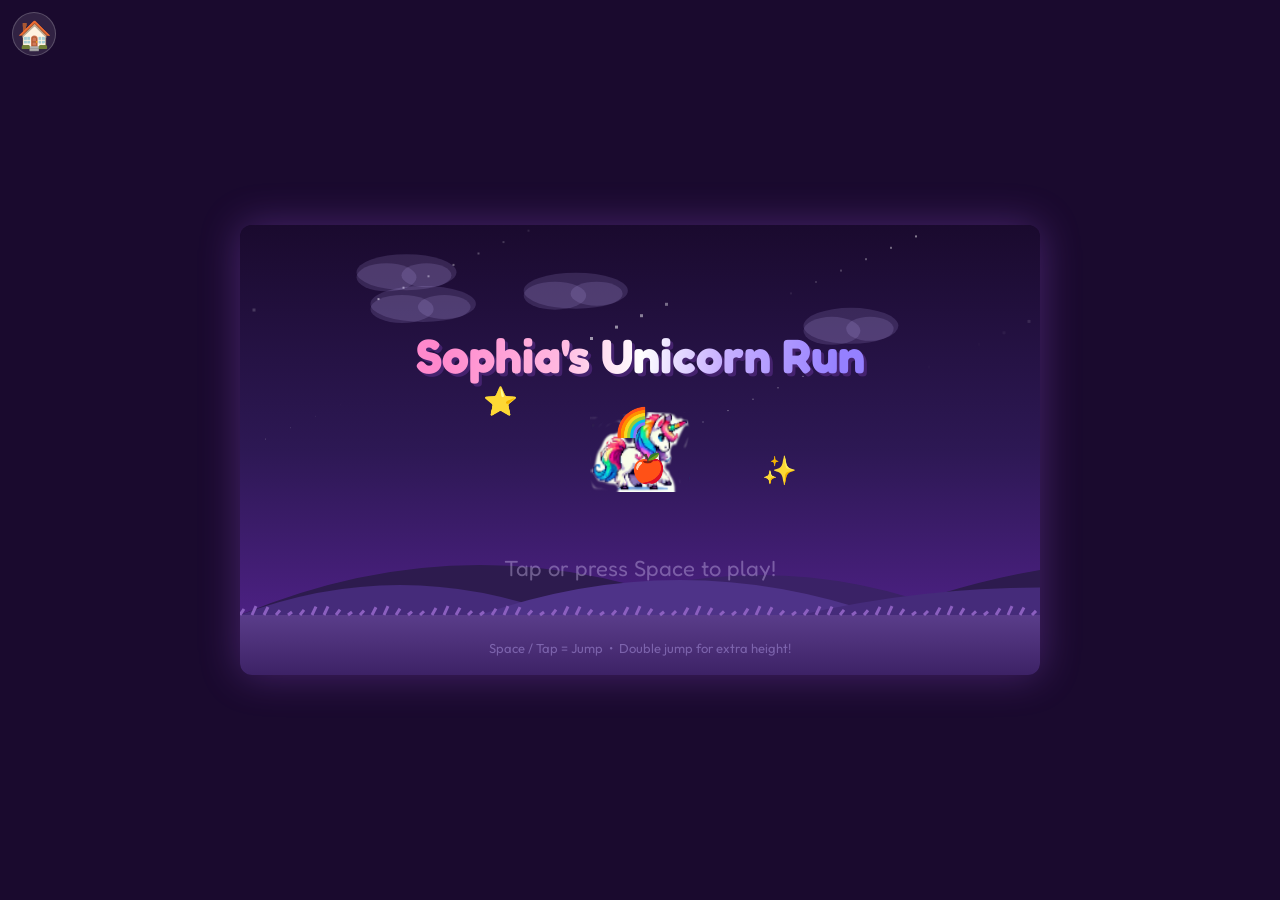
<file: unicorn-game/index.html>
<!DOCTYPE html>
<html lang="en">
<head>
<meta charset="UTF-8">
<meta name="viewport" content="width=device-width, initial-scale=1.0, user-scalable=no">
<title>Sophia's Unicorn Run</title>
<style>
  @import url('https://fonts.googleapis.com/css2?family=Fredoka+One&family=Outfit:wght@400;700&display=swap');
  * { margin: 0; padding: 0; box-sizing: border-box; }
  body {
    background: #1a0a2e;
    display: flex; justify-content: center; align-items: center;
    height: 100vh; overflow: hidden;
    font-family: 'Outfit', sans-serif;
  }
  canvas {
    border-radius: 12px;
    max-width: 100%; height: auto;
    touch-action: none;
    box-shadow: 0 0 40px rgba(180, 100, 255, 0.3);
  }
</style>
</head>
<body>
<a href="../" style="position:fixed;top:12px;left:12px;z-index:1000;text-decoration:none;font-size:28px;background:rgba(255,255,255,0.1);border:1px solid rgba(255,255,255,0.2);border-radius:50%;width:44px;height:44px;display:flex;align-items:center;justify-content:center;touch-action:manipulation;" aria-label="Back to Arcade">🏠</a>
<canvas id="c"></canvas>
<script>
const canvas = document.getElementById('c');
const ctx = canvas.getContext('2d');
const W = 800, H = 450;
canvas.width = W; canvas.height = H;

// --- Audio ---
const AudioCtx = window.AudioContext || window.webkitAudioContext;
let audioCtx;
function ensureAudio() { if (!audioCtx) audioCtx = new AudioCtx(); }

function playSound(type) {
  ensureAudio();
  const now = audioCtx.currentTime;
  const osc = audioCtx.createOscillator();
  const gain = audioCtx.createGain();
  osc.connect(gain); gain.connect(audioCtx.destination);

  if (type === 'jump') {
    osc.type = 'sine';
    osc.frequency.setValueAtTime(400, now);
    osc.frequency.exponentialRampToValueAtTime(800, now + 0.15);
    gain.gain.setValueAtTime(0.15, now);
    gain.gain.exponentialRampToValueAtTime(0.01, now + 0.15);
    osc.start(now); osc.stop(now + 0.15);
  } else if (type === 'collect') {
    osc.type = 'triangle';
    osc.frequency.setValueAtTime(600, now);
    osc.frequency.exponentialRampToValueAtTime(1200, now + 0.1);
    gain.gain.setValueAtTime(0.12, now);
    gain.gain.exponentialRampToValueAtTime(0.01, now + 0.2);
    osc.start(now); osc.stop(now + 0.2);
  } else if (type === 'star') {
    osc.type = 'sine';
    osc.frequency.setValueAtTime(800, now);
    osc.frequency.exponentialRampToValueAtTime(1600, now + 0.08);
    gain.gain.setValueAtTime(0.12, now);
    gain.gain.exponentialRampToValueAtTime(0.01, now + 0.25);
    osc.start(now); osc.stop(now + 0.25);
    const osc2 = audioCtx.createOscillator();
    const gain2 = audioCtx.createGain();
    osc2.connect(gain2); gain2.connect(audioCtx.destination);
    osc2.type = 'sine';
    osc2.frequency.setValueAtTime(1200, now + 0.08);
    osc2.frequency.exponentialRampToValueAtTime(1800, now + 0.2);
    gain2.gain.setValueAtTime(0.1, now + 0.08);
    gain2.gain.exponentialRampToValueAtTime(0.01, now + 0.3);
    osc2.start(now + 0.08); osc2.stop(now + 0.3);
  } else if (type === 'die') {
    osc.type = 'sawtooth';
    osc.frequency.setValueAtTime(400, now);
    osc.frequency.exponentialRampToValueAtTime(80, now + 0.5);
    gain.gain.setValueAtTime(0.15, now);
    gain.gain.exponentialRampToValueAtTime(0.01, now + 0.5);
    osc.start(now); osc.stop(now + 0.5);
  }
}

// --- Sprite ---
const unicornImg = new Image();
unicornImg.src = 'unicorn.png';

// --- Game State ---
const GROUND_Y = H - 60;
const GRAVITY = 0.6;
const JUMP_FORCE = -12;
const MAX_JUMPS = 2;
let state = 'menu'; // menu, playing, gameover
let score, distance, speed, jumpCount, shakeTimer;
let unicorn, obstacles, collectibles, particles, rainbowTrail, bgClouds, bgHills;
let splashSlowTimer = 0;
let highScore = parseInt(localStorage.getItem('unicornHigh') || '0');
let frameCount = 0;
let menuBob = 0;

function init() {
  score = 0; distance = 0; speed = 4; jumpCount = 0; shakeTimer = 0;
  splashSlowTimer = 0; frameCount = 0;
  unicorn = { x: 120, y: GROUND_Y - 64, w: 80, h: 64, vy: 0, grounded: true, bobPhase: 0 };
  obstacles = [];
  collectibles = [];
  particles = [];
  rainbowTrail = [];
  bgClouds = Array.from({length: 6}, () => ({
    x: Math.random() * W * 1.5, y: 30 + Math.random() * 80, w: 60 + Math.random() * 80, speed: 0.3 + Math.random() * 0.4
  }));
  bgHills = [
    { x: 0, w: W * 0.6, h: 100, color: '#2d1b4e', speed: 0.5 },
    { x: W * 0.4, w: W * 0.5, h: 80, color: '#3a2266', speed: 0.5 },
    { x: W * 0.8, w: W * 0.7, h: 110, color: '#2d1b4e', speed: 0.5 },
    { x: 0, w: W * 0.4, h: 60, color: '#452b7a', speed: 1 },
    { x: W * 0.3, w: W * 0.5, h: 70, color: '#4e3388', speed: 1 },
    { x: W * 0.7, w: W * 0.6, h: 55, color: '#452b7a', speed: 1 },
  ];
}

// --- Input ---
let jumpPressed = false;

function doJump() {
  if (state === 'menu') { state = 'playing'; ensureAudio(); init(); return; }
  if (state === 'gameover') return;
  if (jumpCount < MAX_JUMPS) {
    unicorn.vy = JUMP_FORCE + (jumpCount === 1 ? 2 : 0); // slightly weaker double jump
    unicorn.grounded = false;
    jumpCount++;
    playSound('jump');
    // double jump burst
    if (jumpCount === 2) {
      for (let i = 0; i < 8; i++) {
        particles.push(makeParticle(unicorn.x + unicorn.w / 2, unicorn.y + unicorn.h, '✨', 0.6));
      }
    }
  }
}

function restartGame() {
  init();
  state = 'playing';
  ensureAudio();
}

document.addEventListener('keydown', e => {
  if (e.code === 'Space' || e.code === 'ArrowUp') { e.preventDefault(); if (!jumpPressed) { jumpPressed = true; doJump(); } }
  if (state === 'gameover' && (e.code === 'Enter' || e.code === 'Space')) { restartGame(); }
});
document.addEventListener('keyup', e => {
  if (e.code === 'Space' || e.code === 'ArrowUp') jumpPressed = false;
});
canvas.addEventListener('touchstart', e => {
  e.preventDefault();
  if (state === 'gameover') { restartGame(); return; }
  doJump();
});
canvas.addEventListener('touchend', e => { e.preventDefault(); });
canvas.addEventListener('click', e => {
  if (state === 'gameover') { restartGame(); return; }
  doJump();
});

// --- Particles ---
function makeParticle(x, y, emoji, life) {
  return {
    x, y, vx: (Math.random() - 0.5) * 4, vy: -Math.random() * 3 - 1,
    life: life || 0.8, maxLife: life || 0.8, emoji: emoji || '✨', size: 10 + Math.random() * 8
  };
}

function makeCollectParticles(x, y, type) {
  const emojis = type === 'apple' ? ['🍎', '❤️', '✨'] : ['⭐', '💛', '✨'];
  for (let i = 0; i < 10; i++) {
    particles.push({
      x, y, vx: (Math.random() - 0.5) * 6, vy: -Math.random() * 5 - 2,
      life: 0.7, maxLife: 0.7, emoji: emojis[i % emojis.length], size: 12 + Math.random() * 10
    });
  }
}

// --- Spawning ---
let obstacleTimer = 0, collectibleTimer = 0;

function spawnObstacle() {
  const w = 80 + Math.random() * 60;
  obstacles.push({ type: 'water', x: W + 20, y: GROUND_Y, w, h: 20 });
}

function spawnCollectible() {
  const type = Math.random() < 0.3 ? 'apple' : 'star';
  const yBase = GROUND_Y - 64;
  const y = yBase - Math.random() * 120 - 30;
  collectibles.push({
    type, x: W + 20, y,
    w: 28, h: 28, bobPhase: Math.random() * Math.PI * 2,
    points: type === 'apple' ? 10 : 25
  });
}

// --- Update ---
function update() {
  if (state !== 'playing') return;
  frameCount++;

  // Progressive difficulty
  let baseSpeed = 4 + Math.floor(distance / 800) * 0.5;
  if (baseSpeed > 10) baseSpeed = 10;
  if (splashSlowTimer > 0) { splashSlowTimer--; speed = baseSpeed * 0.5; } else { speed = baseSpeed; }
  distance += speed;

  // Unicorn physics
  unicorn.vy += GRAVITY;
  unicorn.y += unicorn.vy;
  unicorn.bobPhase += 0.1;

  if (unicorn.y >= GROUND_Y - unicorn.h) {
    unicorn.y = GROUND_Y - unicorn.h;
    unicorn.vy = 0;
    unicorn.grounded = true;
    jumpCount = 0;
  }

  // Rainbow trail
  if (frameCount % 2 === 0) {
    rainbowTrail.push({ x: unicorn.x + 10, y: unicorn.y + unicorn.h / 2, life: 1 });
  }
  rainbowTrail = rainbowTrail.filter(r => { r.life -= 0.03; r.x -= speed * 0.5; return r.life > 0; });

  // Spawn obstacles
  obstacleTimer -= speed;
  if (obstacleTimer <= 0) {
    spawnObstacle();
    obstacleTimer = 200 + Math.random() * 250 - Math.min(distance / 50, 100);
    if (obstacleTimer < 120) obstacleTimer = 120;
  }

  // Spawn collectibles
  collectibleTimer -= speed;
  if (collectibleTimer <= 0) {
    spawnCollectible();
    collectibleTimer = 50 + Math.random() * 80;
  }

  // Update obstacles
  obstacles = obstacles.filter(o => {
    o.x -= speed;
    return o.x + o.w > -20;
  });

  // Update collectibles
  collectibles = collectibles.filter(c => {
    c.x -= speed;
    c.bobPhase += 0.05;
    return c.x + c.w > -20;
  });

  // Update particles
  particles = particles.filter(p => {
    p.x += p.vx; p.y += p.vy; p.vy += 0.1; p.life -= 0.02;
    return p.life > 0;
  });

  // Collision: obstacles
  const ux = unicorn.x + 15, uy = unicorn.y + 8, uw = unicorn.w - 30, uh = unicorn.h - 12;
  for (const o of obstacles) {
    if (o.type === 'water') {
      if (!o.splashed && ux + uw > o.x + 8 && ux < o.x + o.w - 8 && unicorn.y + unicorn.h >= GROUND_Y - 2) {
        o.splashed = true;
        splashSlowTimer = 30;
        // Splash particles
        for (let i = 0; i < 12; i++) {
          particles.push({
            x: unicorn.x + unicorn.w / 2, y: GROUND_Y,
            vx: (Math.random() - 0.5) * 6, vy: -Math.random() * 6 - 2,
            life: 0.8, maxLife: 0.8, emoji: '💧', size: 10 + Math.random() * 8
          });
        }
      }
    }
  }

  // Collision: collectibles
  collectibles = collectibles.filter(c => {
    const cy = c.y + Math.sin(c.bobPhase) * 6;
    if (ux < c.x + c.w && ux + uw > c.x && uy < cy + c.h && uy + uh > cy) {
      score += c.points;
      playSound(c.type === 'apple' ? 'collect' : 'star');
      makeCollectParticles(c.x + c.w / 2, cy, c.type);
      return false;
    }
    return true;
  });

  // Background
  bgClouds.forEach(c => {
    c.x -= c.speed;
    if (c.x + c.w < 0) { c.x = W + Math.random() * 200; c.y = 30 + Math.random() * 80; }
  });
  bgHills.forEach(h => {
    h.x -= h.speed * (speed / 4);
    if (h.x + h.w < 0) h.x = W + Math.random() * 200;
  });

  if (shakeTimer > 0) shakeTimer--;
}

function gameOver() {
  state = 'gameover';
  playSound('die');
  if (score > highScore) {
    highScore = score;
    localStorage.setItem('unicornHigh', highScore.toString());
  }
  // death particles
  for (let i = 0; i < 15; i++) {
    particles.push(makeParticle(unicorn.x + unicorn.w / 2, unicorn.y + unicorn.h / 2, '💫', 1));
  }
}

// --- Draw ---
const RAINBOW_COLORS = ['#FF0000','#FF7F00','#FFFF00','#00FF00','#0000FF','#4B0082','#9400D3'];

function drawBackground() {
  // Sky gradient
  const grad = ctx.createLinearGradient(0, 0, 0, H);
  grad.addColorStop(0, '#1a0a2e');
  grad.addColorStop(0.5, '#2d1854');
  grad.addColorStop(0.85, '#4a2080');
  grad.addColorStop(1, '#6b3fa0');
  ctx.fillStyle = grad;
  ctx.fillRect(0, 0, W, H);

  // Stars
  ctx.fillStyle = '#fff';
  for (let i = 0; i < 40; i++) {
    const sx = (i * 137.5 + frameCount * 0.1) % W;
    const sy = (i * 73.1) % (H * 0.5);
    const ss = 1 + (i % 3);
    ctx.globalAlpha = 0.3 + 0.3 * Math.sin(frameCount * 0.03 + i);
    ctx.fillRect(sx, sy, ss, ss);
  }
  ctx.globalAlpha = 1;

  // Clouds
  bgClouds.forEach(c => {
    ctx.fillStyle = 'rgba(200, 180, 255, 0.15)';
    ctx.beginPath();
    ctx.ellipse(c.x + c.w / 2, c.y, c.w / 2, 18, 0, 0, Math.PI * 2);
    ctx.fill();
    ctx.beginPath();
    ctx.ellipse(c.x + c.w * 0.3, c.y + 5, c.w * 0.3, 14, 0, 0, Math.PI * 2);
    ctx.fill();
    ctx.beginPath();
    ctx.ellipse(c.x + c.w * 0.7, c.y + 3, c.w * 0.25, 12, 0, 0, Math.PI * 2);
    ctx.fill();
  });

  // Hills
  bgHills.forEach(h => {
    ctx.fillStyle = h.color;
    ctx.beginPath();
    ctx.moveTo(h.x, GROUND_Y);
    ctx.quadraticCurveTo(h.x + h.w / 2, GROUND_Y - h.h, h.x + h.w, GROUND_Y);
    ctx.fill();
  });
}

function drawGround() {
  // Main ground
  const gGrad = ctx.createLinearGradient(0, GROUND_Y, 0, H);
  gGrad.addColorStop(0, '#5a3d8a');
  gGrad.addColorStop(1, '#3d2266');
  ctx.fillStyle = gGrad;
  ctx.fillRect(0, GROUND_Y, W, H - GROUND_Y);

  // Grass line
  ctx.strokeStyle = '#8b5fbf';
  ctx.lineWidth = 3;
  ctx.beginPath();
  for (let x = 0; x < W; x += 12) {
    const gx = (x + frameCount * speed * 0.5) % W;
    ctx.moveTo(x, GROUND_Y);
    ctx.lineTo(x + 4, GROUND_Y - 6 - Math.sin(gx * 0.1) * 3);
  }
  ctx.stroke();
}

function drawRainbowTrail() {
  rainbowTrail.forEach((r, i) => {
    const colorIdx = i % RAINBOW_COLORS.length;
    ctx.globalAlpha = r.life * 0.5;
    ctx.fillStyle = RAINBOW_COLORS[colorIdx];
    ctx.beginPath();
    ctx.arc(r.x, r.y, 4 * r.life, 0, Math.PI * 2);
    ctx.fill();
  });
  ctx.globalAlpha = 1;
}

function drawUnicorn() {
  const bobY = unicorn.grounded ? Math.sin(unicorn.bobPhase) * 2 : 0;
  const tilt = unicorn.vy * 0.02;

  ctx.save();
  ctx.translate(unicorn.x + unicorn.w / 2, unicorn.y + unicorn.h / 2 + bobY);
  ctx.rotate(tilt);

  if (unicornImg.complete && unicornImg.naturalWidth > 0) {
    ctx.drawImage(unicornImg, -unicorn.w / 2, -unicorn.h / 2, unicorn.w, unicorn.h);
  } else {
    // Fallback
    ctx.fillStyle = '#e8a0e8';
    ctx.fillRect(-unicorn.w / 2, -unicorn.h / 2, unicorn.w, unicorn.h);
    ctx.fillStyle = '#fff';
    ctx.font = '32px serif';
    ctx.textAlign = 'center';
    ctx.fillText('🦄', 0, 10);
  }
  ctx.restore();
}

function drawObstacles() {
  obstacles.forEach(o => {
    if (o.type === 'water') {
      // Animated water
      ctx.fillStyle = 'rgba(80, 120, 255, 0.7)';
      ctx.fillRect(o.x, o.y, o.w, o.h);
      // Wave effect
      ctx.strokeStyle = 'rgba(150, 200, 255, 0.6)';
      ctx.lineWidth = 2;
      ctx.beginPath();
      for (let wx = o.x; wx < o.x + o.w; wx += 4) {
        const wy = o.y + Math.sin((wx + frameCount * 3) * 0.08) * 3;
        wx === o.x ? ctx.moveTo(wx, wy) : ctx.lineTo(wx, wy);
      }
      ctx.stroke();
    }
  });
}

function drawCollectibles() {
  ctx.font = '24px serif';
  ctx.textAlign = 'center';
  ctx.textBaseline = 'middle';
  collectibles.forEach(c => {
    const bobY = Math.sin(c.bobPhase) * 6;
    const glow = 0.3 + 0.2 * Math.sin(c.bobPhase * 2);
    // Glow
    ctx.globalAlpha = glow;
    ctx.fillStyle = c.type === 'apple' ? '#ff6666' : '#ffdd44';
    ctx.beginPath();
    ctx.arc(c.x + c.w / 2, c.y + c.h / 2 + bobY, 18, 0, Math.PI * 2);
    ctx.fill();
    // Emoji
    ctx.globalAlpha = 1;
    ctx.fillText(c.type === 'apple' ? '🍎' : '⭐', c.x + c.w / 2, c.y + c.h / 2 + bobY);
  });
}

function drawParticles() {
  particles.forEach(p => {
    ctx.globalAlpha = p.life / p.maxLife;
    ctx.font = `${p.size}px serif`;
    ctx.textAlign = 'center';
    ctx.fillText(p.emoji, p.x, p.y);
  });
  ctx.globalAlpha = 1;
}

function drawHUD() {
  // Score
  ctx.fillStyle = 'rgba(0,0,0,0.3)';
  roundRect(ctx, 10, 10, 160, 40, 10);
  ctx.fill();
  ctx.fillStyle = '#FFE14D';
  ctx.font = 'bold 20px "Fredoka One", sans-serif';
  ctx.textAlign = 'left';
  ctx.textBaseline = 'middle';
  ctx.fillText('⭐ ' + score, 22, 30);

  // Distance
  ctx.fillStyle = 'rgba(0,0,0,0.3)';
  roundRect(ctx, W - 170, 10, 160, 40, 10);
  ctx.fill();
  ctx.fillStyle = '#c8b0ff';
  ctx.textAlign = 'right';
  ctx.fillText(Math.floor(distance / 10) + 'm', W - 22, 30);

  // Speed indicator
  const speedPct = (speed - 4) / 6;
  ctx.fillStyle = 'rgba(0,0,0,0.3)';
  roundRect(ctx, W / 2 - 50, 10, 100, 8, 4);
  ctx.fill();
  ctx.fillStyle = `hsl(${280 - speedPct * 80}, 80%, 65%)`;
  roundRect(ctx, W / 2 - 50, 10, 100 * speedPct, 8, 4);
  ctx.fill();
}

function drawMenu() {
  drawBackground();
  drawGround();
  menuBob += 0.03;

  // Title
  ctx.save();
  ctx.translate(W / 2, H * 0.28 + Math.sin(menuBob) * 8);

  ctx.fillStyle = '#fff';
  ctx.font = 'bold 48px "Fredoka One", sans-serif';
  ctx.textAlign = 'center';
  ctx.textBaseline = 'middle';

  // Title shadow
  ctx.fillStyle = 'rgba(100, 50, 150, 0.5)';
  ctx.fillText("Sophia's Unicorn Run", 3, 3);

  // Title gradient
  const tGrad = ctx.createLinearGradient(-200, -20, 200, 20);
  tGrad.addColorStop(0, '#FF88CC');
  tGrad.addColorStop(0.3, '#FFB8E0');
  tGrad.addColorStop(0.5, '#FFFFFF');
  tGrad.addColorStop(0.7, '#C8B0FF');
  tGrad.addColorStop(1, '#9580FF');
  ctx.fillStyle = tGrad;
  ctx.fillText("Sophia's Unicorn Run", 0, 0);
  ctx.restore();

  // Unicorn preview
  const previewY = H * 0.5 + Math.sin(menuBob * 1.5) * 6;
  if (unicornImg.complete && unicornImg.naturalWidth > 0) {
    ctx.drawImage(unicornImg, W / 2 - 50, previewY - 40, 100, 80);
  }

  // Floating emojis
  const emojis = ['🍎', '⭐', '🌈', '✨'];
  emojis.forEach((e, i) => {
    const angle = menuBob * 0.8 + i * Math.PI / 2;
    const ex = W / 2 + Math.cos(angle) * 140;
    const ey = H * 0.48 + Math.sin(angle * 1.3) * 40;
    ctx.font = '28px serif';
    ctx.textAlign = 'center';
    ctx.fillText(e, ex, ey);
  });

  // Tap to play
  ctx.globalAlpha = 0.6 + Math.sin(menuBob * 2) * 0.4;
  ctx.fillStyle = '#e0d0ff';
  ctx.font = '22px "Fredoka One", sans-serif';
  ctx.textAlign = 'center';
  ctx.fillText('Tap or press Space to play!', W / 2, H * 0.78);
  ctx.globalAlpha = 1;

  // High score
  if (highScore > 0) {
    ctx.fillStyle = '#FFE14D';
    ctx.font = '16px "Fredoka One", sans-serif';
    ctx.fillText('Best: ⭐ ' + highScore, W / 2, H * 0.88);
  }

  // Controls hint
  ctx.fillStyle = 'rgba(200, 180, 255, 0.4)';
  ctx.font = '13px "Outfit", sans-serif';
  ctx.fillText('Space / Tap = Jump  •  Double jump for extra height!', W / 2, H * 0.95);
}

function drawGameOver() {
  // Dim overlay
  ctx.fillStyle = 'rgba(10, 5, 25, 0.7)';
  ctx.fillRect(0, 0, W, H);

  // Card
  ctx.fillStyle = 'rgba(30, 20, 50, 0.95)';
  roundRect(ctx, W / 2 - 160, H / 2 - 110, 320, 220, 20);
  ctx.fill();
  ctx.strokeStyle = '#8b5fbf';
  ctx.lineWidth = 2;
  roundRect(ctx, W / 2 - 160, H / 2 - 110, 320, 220, 20);
  ctx.stroke();

  // Game Over text
  ctx.fillStyle = '#FF88CC';
  ctx.font = 'bold 32px "Fredoka One", sans-serif';
  ctx.textAlign = 'center';
  ctx.textBaseline = 'middle';
  ctx.fillText('Game Over!', W / 2, H / 2 - 70);

  // Score
  ctx.fillStyle = '#FFE14D';
  ctx.font = '24px "Fredoka One", sans-serif';
  ctx.fillText('⭐ ' + score, W / 2, H / 2 - 25);

  // Distance
  ctx.fillStyle = '#c8b0ff';
  ctx.font = '18px "Outfit", sans-serif';
  ctx.fillText(Math.floor(distance / 10) + ' meters', W / 2, H / 2 + 5);

  // High score
  if (score >= highScore && score > 0) {
    ctx.fillStyle = '#FFE14D';
    ctx.font = '16px "Fredoka One", sans-serif';
    ctx.fillText('🏆 New Best!', W / 2, H / 2 + 32);
  } else {
    ctx.fillStyle = '#8b7bab';
    ctx.font = '14px "Outfit", sans-serif';
    ctx.fillText('Best: ' + highScore, W / 2, H / 2 + 32);
  }

  // Play Again button
  ctx.fillStyle = '#6b3fa0';
  roundRect(ctx, W / 2 - 90, H / 2 + 50, 180, 40, 10);
  ctx.fill();
  ctx.fillStyle = '#fff';
  ctx.font = 'bold 18px "Fredoka One", sans-serif';
  ctx.fillText('Tap to Play Again', W / 2, H / 2 + 70);
}

function roundRect(ctx, x, y, w, h, r) {
  ctx.beginPath();
  ctx.moveTo(x + r, y);
  ctx.lineTo(x + w - r, y);
  ctx.arcTo(x + w, y, x + w, y + r, r);
  ctx.lineTo(x + w, y + h - r);
  ctx.arcTo(x + w, y + h, x + w - r, y + h, r);
  ctx.lineTo(x + r, y + h);
  ctx.arcTo(x, y + h, x, y + h - r, r);
  ctx.lineTo(x, y + r);
  ctx.arcTo(x, y, x + r, y, r);
  ctx.closePath();
}

// --- Main Loop ---
function loop() {
  update();

  ctx.save();
  if (shakeTimer > 0) {
    ctx.translate((Math.random() - 0.5) * 6, (Math.random() - 0.5) * 6);
  }

  if (state === 'menu') {
    drawMenu();
  } else {
    drawBackground();
    drawGround();
    drawRainbowTrail();
    drawObstacles();
    drawCollectibles();
    drawUnicorn();
    drawParticles();
    drawHUD();
    if (state === 'gameover') drawGameOver();
  }

  ctx.restore();
  requestAnimationFrame(loop);
}

init();
loop();
</script>
</body>
</html>
</file>
